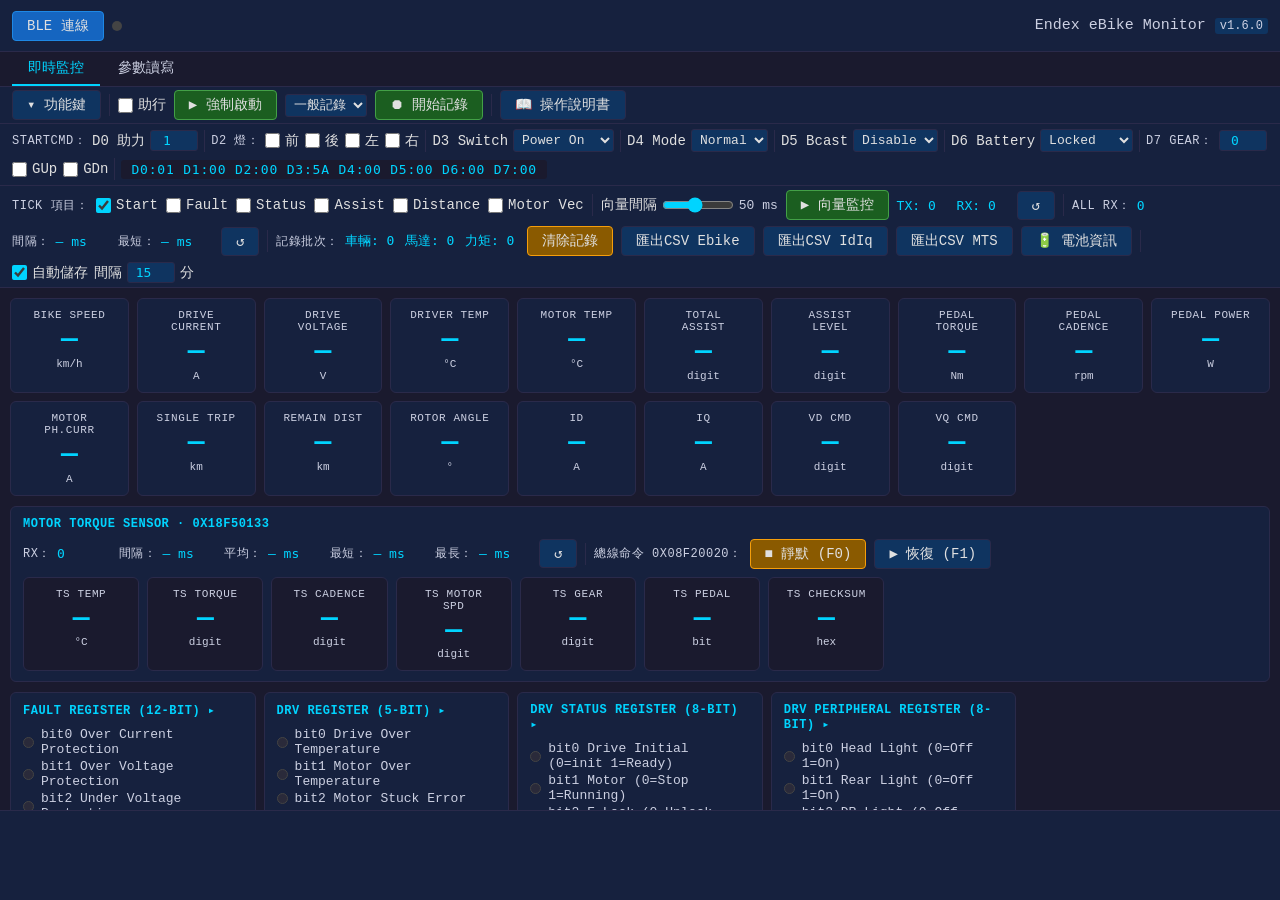
<file: index.html>
<!DOCTYPE html>
<html lang="zh-TW">
<head>
  <meta charset="UTF-8">
  <meta name="viewport" content="width=device-width, initial-scale=1.0">
  <title>Endex eBike Monitor</title>
  <link rel="stylesheet" href="style.css">
</head>
<body>

<!-- ── Top bar ── -->
<header class="topbar">
  <div class="conn-panel">
    <button id="btnBleToggle" class="btn btn-primary">BLE 連線</button>
    <span   id="statusDot" class="status-dot" title="未連接"></span>
    <span   id="bleInfo"   class="ble-info" style="display:none"></span>
  </div>
  <div class="app-title">Endex eBike Monitor <span id="appVersion" class="version-badge"></span></div>
</header>

<!-- ── 頁籤 ── -->
<nav class="page-tabs">
  <button class="page-tab active" data-page="pageMonitor">即時監控</button>
  <button class="page-tab" data-page="pageParam">參數讀寫</button>
</nav>

<!-- ── 參數列 折疊/展開 ── -->
<div class="paneltoggle-bar">
  <button id="btnToggleParams" class="btn">▾ 功能鍵</button>
  <div class="sep"></div>
  <label class="chk-label"><input type="checkbox" id="chkPushAssist"><span>助行</span></label>
  <button id="btnDrvMonitor"   class="btn btn-action">▶ 強制啟動</button>
  <select id="selRecMode" class="cmd-sel" title="記錄模式：一般 = 車輛狀態 + 馬達 Id/Iq；MTS = 只錄 Motor Torque Sensor 0x18F50133 廣播。兩者互斥，記錄中不能切換">
    <option value="1">一般記錄</option>
    <option value="2">MTS記錄</option>
  </select>
  <button id="btnRecordingMode" class="btn btn-action">⏺ 開始記錄</button>
  <div class="sep"></div>
  <a id="btnManual" class="btn" href="manual.html" target="_blank" rel="noopener">📖 操作說明書</a>
</div>

<div id="paramsPanel">
<!-- ── StartCmd 參數列 ── -->
<div class="cmdbar">
  <span class="tick-lbl">StartCmd：</span>

  <!-- D0 Assist Level -->
  <label class="chk-label"><span>D0 助力</span>
    <input type="number" id="cmdAssistLevel" min="0" max="5" value="1" class="cmd-num">
  </label>
  <div class="sep"></div>

  <!-- D2 Light (D1 Push Assist 沿用 topbar chkPushAssist) -->
  <span class="tick-lbl">D2 燈：</span>
  <label class="chk-label"><input type="checkbox" id="cmdLightFront"><span>前</span></label>
  <label class="chk-label"><input type="checkbox" id="cmdLightRear"><span>後</span></label>
  <label class="chk-label"><input type="checkbox" id="cmdLightLeft"><span>左</span></label>
  <label class="chk-label"><input type="checkbox" id="cmdLightRight"><span>右</span></label>
  <div class="sep"></div>

  <!-- D3 Switch -->
  <label class="chk-label"><span>D3 Switch</span>
    <select id="cmdSwitch" class="cmd-sel">
      <option value="0">Idle</option>
      <option value="90" selected>Power On</option>
      <option value="165">Power Off</option>
    </select>
  </label>
  <div class="sep"></div>

  <!-- D4 Operation -->
  <label class="chk-label"><span>D4 Mode</span>
    <select id="cmdOperation" class="cmd-sel">
      <option value="0" selected>Normal</option>
      <option value="90">Boost</option>
      <option value="236">Eco</option>
      <option value="234">Easy</option>
      <option value="174">Navi</option>
      <option value="165">Locked</option>
    </select>
  </label>
  <div class="sep"></div>

  <!-- D5 Driver Broadcast -->
  <label class="chk-label"><span>D5 Bcast</span>
    <select id="cmdBroadcast" class="cmd-sel">
      <option value="0" selected>Disable</option>
      <option value="1">Enable</option>
      <option value="2">Mute</option>
    </select>
  </label>
  <div class="sep"></div>

  <!-- D6 Battery Lock -->
  <label class="chk-label"><span>D6 Battery</span>
    <select id="cmdBatteryLock" class="cmd-sel">
      <option value="90">Unlocked</option>
      <option value="0" selected>Locked</option>
    </select>
  </label>
  <div class="sep"></div>

  <!-- D7 Gear -->
  <span class="tick-lbl">D7 Gear：</span>
  <input type="number" id="cmdGearLevel" min="0" max="15" value="0" class="cmd-num">
  <label class="chk-label"><input type="checkbox" id="cmdGearUp"><span>GUp</span></label>
  <label class="chk-label"><input type="checkbox" id="cmdGearDown"><span>GDn</span></label>
  <div class="sep"></div>
  <span id="cmdPreview" class="cmd-preview">D0:01 D1:00 D2:00 D3:5A D4:00 D5:00 D6:00 D7:00</span>
</div>

<!-- ── Tick 項目選擇列 ── -->
<nav class="tickbar">
  <span class="tick-lbl">Tick 項目：</span>
  <label class="chk-label"><input type="checkbox" id="chkTickStart"    checked><span>Start</span></label>
  <label class="chk-label"><input type="checkbox" id="chkTickFault"           ><span>Fault</span></label>
  <label class="chk-label"><input type="checkbox" id="chkTickStatus"         ><span>Status</span></label>
  <label class="chk-label"><input type="checkbox" id="chkTickAssist"         ><span>Assist</span></label>
  <label class="chk-label"><input type="checkbox" id="chkTickDistance"       ><span>Distance</span></label>
  <label class="chk-label"><input type="checkbox" id="chkTickMotorVec"       ><span>Motor Vec</span></label>
  <div class="sep"></div>
  <label class="chk-label"><span>向量間隔</span>
    <input type="range" id="mvInterval" min="10" max="100" value="50" step="5" class="mv-interval-slider">
    <span id="mvIntervalVal" class="drv-log-count">50 ms</span>
  </label>
  <button id="btnMotorVectorMonitor" class="btn btn-action">▶ 向量監控</button>
  <span class="stat-group">
    <span id="mvTxCount" class="mv-counter">TX: 0</span>
    <span id="mvRxCount" class="mv-counter">RX: 0</span>
    <button id="btnMvCountReset" class="btn">↺</button>
  </span>
  <div class="sep"></div>
  <span class="stat-group"><span class="tick-lbl">All RX：</span><span id="rxTotalCount" class="mv-counter">0</span></span>
  <span class="stat-group"><span class="tick-lbl">間隔：</span><span id="rxInterval" class="mv-counter">— ms</span></span>
  <span class="stat-group">
    <span class="tick-lbl">最短：</span><span id="rxMinInterval" class="mv-counter">— ms</span>
    <button id="btnRxTotalReset" class="btn">↺</button>
  </span>
  <div class="sep"></div>
  <span class="stat-group">
    <span class="tick-lbl">記錄批次：</span>
    <span id="recVehicleBatchCount" class="mv-counter">車輛: 0</span>
    <span id="recMotorBatchCount"   class="mv-counter">馬達: 0</span>
    <span id="recMtsBatchCount"     class="mv-counter">力矩: 0</span>
  </span>
  <button id="btnRecReset" class="btn btn-warn">清除記錄</button>
  <button id="btnExportRecVehicleCsv" class="btn">匯出CSV Ebike</button>
  <button id="btnExportRecMotorCsv"   class="btn">匯出CSV IdIq</button>
  <button id="btnExportRecMtsCsv"     class="btn">匯出CSV MTS</button>
  <button id="btnBatteryInfo" class="btn">🔋 電池資訊</button>
  <div class="sep"></div>
  <span class="stat-group">
    <label class="chk-label" title="每段會連續下載 2 個 CSV；瀏覽器詢問「下載多個檔案」時請選允許，否則該段資料會遺失"><input type="checkbox" id="chkRecAutoSave" checked><span>自動儲存</span></label>
    <label class="chk-label"><span>間隔</span>
      <input type="number" id="recAutoSaveInterval" min="1" max="120" value="15" class="cmd-num">
      <span>分</span>
    </label>
  </span>
</nav>
</div><!-- #paramsPanel -->

<!-- ── Main area ── -->
<main class="main-area">

  <!-- ══ PAGE: 即時監控 ══ -->
  <div id="pageMonitor" class="page active">

  <!-- Metric cards -->
  <div class="drv-metrics">
    <div class="drv-card"><div class="drv-lbl">Bike Speed</div>    <div id="drvBikeSpeed"      class="drv-val">—</div><div class="drv-unit">km/h</div></div>
    <div class="drv-card"><div class="drv-lbl">Drive Current</div> <div id="drvDriveCurrent"   class="drv-val">—</div><div class="drv-unit">A</div></div>
    <div class="drv-card"><div class="drv-lbl">Drive Voltage</div> <div id="drvDriveVoltage"   class="drv-val">—</div><div class="drv-unit">V</div></div>
    <div class="drv-card"><div class="drv-lbl">Driver Temp</div>   <div id="drvDriverTemp"     class="drv-val">—</div><div class="drv-unit">°C</div></div>
    <div class="drv-card"><div class="drv-lbl">Motor Temp</div>    <div id="drvMotorTemp"      class="drv-val">—</div><div class="drv-unit">°C</div></div>
    <div class="drv-card"><div class="drv-lbl">Total Assist</div>  <div id="drvTotalAssist"    class="drv-val">—</div><div class="drv-unit">digit</div></div>
    <div class="drv-card"><div class="drv-lbl">Assist Level</div>  <div id="drvAssistLevel"    class="drv-val">—</div><div class="drv-unit">digit</div></div>
    <div class="drv-card"><div class="drv-lbl">Pedal Torque</div>  <div id="drvPedalTorque"    class="drv-val">—</div><div class="drv-unit">Nm</div></div>
    <div class="drv-card"><div class="drv-lbl">Pedal Cadence</div> <div id="drvPedalCadence"   class="drv-val">—</div><div class="drv-unit">rpm</div></div>
    <div class="drv-card"><div class="drv-lbl">Pedal Power</div>   <div id="drvPedalPower"     class="drv-val">—</div><div class="drv-unit">W</div></div>
    <div class="drv-card"><div class="drv-lbl">Motor Ph.Curr</div> <div id="drvMotorPhaseCurr" class="drv-val">—</div><div class="drv-unit">A</div></div>
    <div class="drv-card"><div class="drv-lbl">Single Trip</div>   <div id="drvSingleTrip"     class="drv-val">—</div><div class="drv-unit">km</div></div>
    <div class="drv-card"><div class="drv-lbl">Remain Dist</div>   <div id="drvRemainDist"     class="drv-val">—</div><div class="drv-unit">km</div></div>
    <div class="drv-card"><div class="drv-lbl">Rotor Angle</div>  <div id="drvRotorAngle"     class="drv-val">—</div><div class="drv-unit">°</div></div>
    <div class="drv-card"><div class="drv-lbl">Id</div>           <div id="drvId"             class="drv-val">—</div><div class="drv-unit">A</div></div>
    <div class="drv-card"><div class="drv-lbl">Iq</div>           <div id="drvIq"             class="drv-val">—</div><div class="drv-unit">A</div></div>
    <div class="drv-card"><div class="drv-lbl">Vd Cmd</div>       <div id="drvVdCmd"          class="drv-val">—</div><div class="drv-unit">digit</div></div>
    <div class="drv-card"><div class="drv-lbl">Vq Cmd</div>       <div id="drvVqCmd"          class="drv-val">—</div><div class="drv-unit">digit</div></div>
  </div>

  <!-- 力矩感測器 0x18F50133（主動廣播） -->
  <div class="drv-reg-box ts-group">
    <div class="drv-reg-title">Motor Torque Sensor · 0x18F50133</div>
    <div class="ts-stats">
      <span class="stat-group"><span class="tick-lbl">RX：</span>  <span id="tsRxCount"     class="mv-counter">0</span></span>
      <span class="stat-group"><span class="tick-lbl">間隔：</span><span id="tsIntervalLast" class="mv-counter">— ms</span></span>
      <span class="stat-group"><span class="tick-lbl">平均：</span><span id="tsIntervalAvg"  class="mv-counter">— ms</span></span>
      <span class="stat-group"><span class="tick-lbl">最短：</span><span id="tsIntervalMin"  class="mv-counter">— ms</span></span>
      <span class="stat-group">
        <span class="tick-lbl">最長：</span><span id="tsIntervalMax"  class="mv-counter">— ms</span>
        <button id="btnTsStatsReset" class="btn">↺</button>
      </span>
      <div class="sep"></div>
      <span class="tick-lbl">總線命令 0x08F20020：</span>
      <button id="btnTsBusSilent" class="btn btn-warn">■ 靜默 (F0)</button>
      <button id="btnTsBusResume" class="btn">▶ 恢復 (F1)</button>
    </div>
    <div class="drv-metrics">
      <div class="drv-card"><div class="drv-lbl">TS Temp</div>      <div id="tsTemp"       class="drv-val">—</div><div class="drv-unit">°C</div></div>
      <div class="drv-card"><div class="drv-lbl">TS Torque</div>    <div id="tsTorque"     class="drv-val">—</div><div class="drv-unit">digit</div></div>
      <div class="drv-card"><div class="drv-lbl">TS Cadence</div>   <div id="tsCadence"    class="drv-val">—</div><div class="drv-unit">digit</div></div>
      <div class="drv-card"><div class="drv-lbl">TS Motor Spd</div> <div id="tsMotorSpeed" class="drv-val">—</div><div class="drv-unit">digit</div></div>
      <div class="drv-card"><div class="drv-lbl">TS Gear</div>      <div id="tsGear"       class="drv-val">—</div><div class="drv-unit">digit</div></div>
      <div class="drv-card"><div class="drv-lbl">TS Pedal</div>     <div id="tsPedalWake"  class="drv-val">—</div><div class="drv-unit">bit</div></div>
      <div class="drv-card"><div class="drv-lbl">TS Checksum</div>  <div id="tsChecksum"   class="drv-val">—</div><div class="drv-unit">hex</div></div>
    </div>
  </div>

  <!-- Register bit displays -->
  <div class="drv-registers">

    <!-- Fault Register 12-bit -->
    <div class="drv-reg-box">
      <div class="drv-reg-title clickable" id="titleFault">Fault Register (12-bit) ▸</div>
      <div id="drvFault">
        <div class="drv-bit-row"><span class="drv-bit-ind"></span><span>bit0  Over Current Protection</span></div>
        <div class="drv-bit-row"><span class="drv-bit-ind"></span><span>bit1  Over Voltage Protection</span></div>
        <div class="drv-bit-row"><span class="drv-bit-ind"></span><span>bit2  Under Voltage Protection</span></div>
        <div class="drv-bit-row"><span class="drv-bit-ind"></span><span>bit3  Opamp Error</span></div>
        <div class="drv-bit-row"><span class="drv-bit-ind"></span><span>bit4  Hall Connection Error</span></div>
        <div class="drv-bit-row"><span class="drv-bit-ind"></span><span>bit5  Phase Line Error</span></div>
        <div class="drv-bit-row"><span class="drv-bit-ind"></span><span>bit6  E-Lock Error</span></div>
        <div class="drv-bit-row"><span class="drv-bit-ind"></span><span>bit7  Cadence Sensor Error</span></div>
        <div class="drv-bit-row"><span class="drv-bit-ind"></span><span>bit8  Torque Sensor Error</span></div>
        <div class="drv-bit-row"><span class="drv-bit-ind"></span><span>bit9  Throttle Error</span></div>
        <div class="drv-bit-row"><span class="drv-bit-ind"></span><span>bit10 Hall Transition Error</span></div>
        <div class="drv-bit-row"><span class="drv-bit-ind"></span><span>bit11 Communication Error</span></div>
      </div>
    </div>

    <!-- DRV Register 5-bit -->
    <div class="drv-reg-box">
      <div class="drv-reg-title clickable" id="titleDRV">DRV Register (5-bit) ▸</div>
      <div id="drvDRV">
        <div class="drv-bit-row"><span class="drv-bit-ind"></span><span>bit0  Drive Over Temperature</span></div>
        <div class="drv-bit-row"><span class="drv-bit-ind"></span><span>bit1  Motor Over Temperature</span></div>
        <div class="drv-bit-row"><span class="drv-bit-ind"></span><span>bit2  Motor Stuck Error</span></div>
        <div class="drv-bit-row"><span class="drv-bit-ind"></span><span>bit3  Hub Lock Error</span></div>
        <div class="drv-bit-row"><span class="drv-bit-ind"></span><span>bit4  Wheel Sensor Error</span></div>
      </div>
    </div>

    <!-- Status Register 8-bit -->
    <div class="drv-reg-box">
      <div class="drv-reg-title clickable" id="titleStatus">Drv Status Register (8-bit) ▸</div>
      <div id="drvStatus">
        <div class="drv-bit-row"><span class="drv-bit-ind drv-ok"></span><span>bit0  Drive Initial (0=init 1=Ready)</span></div>
        <div class="drv-bit-row"><span class="drv-bit-ind drv-ok"></span><span>bit1  Motor (0=Stop 1=Running)</span></div>
        <div class="drv-bit-row"><span class="drv-bit-ind"></span>       <span>bit2  E-Lock (0=Unlock 1=Lock)</span></div>
        <div class="drv-bit-row"><span class="drv-bit-ind drv-ok"></span><span>bit3  Push Assist (0=Off 1=On)</span></div>
        <div class="drv-bit-row"><span class="drv-bit-ind"></span>       <span>bit4  Lock (0=Unlock 1=Lock)</span></div>
        <div class="drv-bit-row"><span class="drv-bit-ind"></span>       <span>bit5  Battery Lock (0=Unlock 1=Lock)</span></div>
        <div class="drv-bit-row"><span class="drv-bit-ind drv-ok"></span><span>bit6  Boost (0=Off 1=On)</span></div>
        <div class="drv-bit-row"><span class="drv-bit-ind"></span>       <span>bit7  Driver Reduction (0=Normal 1=Reduction)</span></div>
      </div>
    </div>

    <!-- Peripheral Register 8-bit -->
    <div class="drv-reg-box">
      <div class="drv-reg-title clickable" id="titlePepherial">Drv Peripheral Register (8-bit) ▸</div>
      <div id="drvPepherial">
        <div class="drv-bit-row"><span class="drv-bit-ind drv-ok"></span><span>bit0  Head Light (0=Off 1=On)</span></div>
        <div class="drv-bit-row"><span class="drv-bit-ind drv-ok"></span><span>bit1  Rear Light (0=Off 1=On)</span></div>
        <div class="drv-bit-row"><span class="drv-bit-ind drv-ok"></span><span>bit2  DR Light (0=Off 1=On)</span></div>
        <div class="drv-bit-row"><span class="drv-bit-ind drv-ok"></span><span>bit3  Break Light (0=Off 1=On)</span></div>
        <div class="drv-bit-row"><span class="drv-bit-ind"></span>       <span>bit4  —</span></div>
        <div class="drv-bit-row"><span class="drv-bit-ind"></span>       <span>bit5  Brake (0=Off 1=On)</span></div>
        <div class="drv-bit-row"><span class="drv-bit-ind"></span>       <span>bit6  —</span></div>
        <div class="drv-bit-row"><span class="drv-bit-ind"></span>       <span>bit7  Kick Stand (0=Up 1=Down)</span></div>
      </div>
    </div>

  </div><!-- .drv-registers -->

  <!-- Recording Mode Debug（最新一筆批次的原始 bytes + 解析結果） -->
  <div class="rec-debug">
    <div class="rec-debug-box">
      <div class="rec-debug-title">Ebike 狀態批次 Debug（最新一筆）</div>
      <pre id="recDebugVehicleRaw" class="rec-debug-raw">尚未收到資料</pre>
      <pre id="recDebugVehicleParsed" class="rec-debug-parsed">—</pre>
    </div>
    <div class="rec-debug-box">
      <div class="rec-debug-title">馬達 Id/Iq 批次 Debug（最新一筆）</div>
      <pre id="recDebugMotorRaw" class="rec-debug-raw">尚未收到資料</pre>
      <pre id="recDebugMotorParsed" class="rec-debug-parsed">—</pre>
    </div>
    <div class="rec-debug-box">
      <div class="rec-debug-title">Motor Torque Sensor 批次 Debug（最新一筆）</div>
      <pre id="recDebugMtsRaw" class="rec-debug-raw">尚未收到資料</pre>
      <pre id="recDebugMtsParsed" class="rec-debug-parsed">—</pre>
    </div>
  </div>

  <!-- Recording vs CAN 基準比對（進入記錄模式那一刻凍結的 CAN 值 vs 記錄中最新值） -->
  <div class="rec-debug-box">
    <div class="rec-debug-title">記錄前 CAN 基準 vs 記錄中最新值</div>
    <table class="rec-compare-table">
      <thead><tr><th>欄位</th><th>基準（記錄前）</th><th>最新（記錄中）</th></tr></thead>
      <tbody id="recCompareBody"></tbody>
    </table>
  </div>
  </div><!-- #pageMonitor -->

  <!-- ══ PAGE: 參數讀寫 ══ -->
  <div id="pageParam" class="page">
    <div class="param-grid">
      <div class="rec-debug-box">
        <div class="rec-debug-title">單筆讀寫</div>
        <div class="param-row">
          <span class="tick-lbl">功能</span>
          <label class="chk-label"><input type="radio" name="paramFc" value="3" checked><span>讀取 0x03</span></label>
          <label class="chk-label"><input type="radio" name="paramFc" value="6"><span>寫入 0x06</span></label>
        </div>
        <div class="param-row">
          <span class="tick-lbl">位址 0x</span>
          <input id="paramAddr" class="cmd-num param-hex" maxlength="4" value="0000" spellcheck="false">
          <span id="paramDataGroup" class="param-row-inline">
            <span class="tick-lbl">數據 0x</span>
            <input id="paramData" class="cmd-num param-hex" maxlength="4" value="0000" spellcheck="false">
          </span>
          <button id="btnParamSend" class="btn btn-primary">發送</button>
        </div>
        <div id="paramResp" class="setbit-preview">尚未收到回應</div>
      </div>

      <div class="rec-debug-box">
        <div class="rec-debug-title">裝置 SIG（位址 0x0000~0x0003）</div>
        <div class="param-row">
          <button id="btnParamReadSig" class="btn btn-primary">讀取參數 SIG</button>
        </div>
        <div class="param-row">
          <span class="tick-lbl">檔案 SIG</span><span id="paramSigFile" class="mv-counter param-sig">--</span>
          <span class="tick-lbl">裝置 SIG</span><span id="paramSigDevice" class="mv-counter param-sig">--</span>
        </div>
      </div>
    </div>

    <div class="rec-debug-box">
      <div class="rec-debug-title">批次讀寫</div>
      <div class="param-row">
        <input type="file" id="paramBatchFile" accept=".txt" style="display:none">
        <button id="btnParamLoad" class="btn">載入 .txt 檔</button>
        <span id="paramFileName" class="param-note">未載入</span>
      </div>
      <div id="paramBatchCtrls" style="display:none">
        <div class="param-row">
          <button id="btnParamBatchRead"  class="btn btn-primary">全部讀取</button>
          <button id="btnParamBatchWrite" class="btn btn-warn">全部寫入</button>
          <button id="btnParamBatchStop"  class="btn btn-danger" disabled>■ 停止</button>
          <button id="btnParamBatchSave"  class="btn">儲存結果</button>
          <span id="paramBatchStat" class="param-note"></span>
        </div>
        <div class="param-row">
          <span class="tick-lbl">檔名</span>
          <input id="paramSaveName" class="param-filename" value="param_result.txt" spellcheck="false">
        </div>
        <div class="param-prog"><div id="paramProgFill" class="param-prog-fill"></div></div>
        <div class="param-table-wrap">
          <table class="rec-compare-table">
            <thead><tr><th>#</th><th>位址</th><th>檔案數據</th><th>讀取結果</th><th>狀態</th></tr></thead>
            <tbody id="paramBatchBody"></tbody>
          </table>
        </div>
      </div>
    </div>

    <div class="rec-debug-box">
      <div class="param-row">
        <span class="rec-debug-title" style="margin:0">通訊記錄</span>
        <button id="btnParamLogClear" class="btn">清除</button>
      </div>
      <pre id="paramLog" class="rec-debug-raw param-log"></pre>
    </div>
  </div>
</main>

<!-- ── Status log ── -->
<footer class="statusbar">
  <textarea id="statusLog" class="status-log" readonly></textarea>
</footer>

<!-- ══════════════════════════════════════════════════════
     SetBit modal — register bit viewer
     ══════════════════════════════════════════════════════ -->
<div id="modalSetBit" class="modal-overlay" style="display:none">
  <div class="modal-box">
    <div class="modal-hdr">
      <span id="setbitTitle">位元檢視</span>
      <button class="modal-x" data-close="modalSetBit">×</button>
    </div>
    <div class="modal-body">
      <div id="setbitGrid" class="setbit-grid"></div>
      <div id="setbitPreview" class="setbit-preview">HEX: 0x0000   DEC: 0</div>
    </div>
    <div class="modal-ftr">
      <button class="btn" data-close="modalSetBit">關閉</button>
    </div>
  </div>
</div>

<!-- ══════════════════════════════════════════════════════
     Battery Info modal — 雙電池遙測（僅記錄模式收到資料時有值）
     ══════════════════════════════════════════════════════ -->
<div id="modalBattery" class="modal-overlay" style="display:none">
  <div class="modal-box modal-box-wide">
    <div class="modal-hdr">
      <span>電池資訊</span>
      <button class="modal-x" data-close="modalBattery">×</button>
    </div>
    <div class="modal-body">
      <div class="battery-shared">
        <span class="tick-lbl">模擬 SOC (SimualRSOC，記錄模式)：</span>
        <span id="batSimualRSOC" class="mv-counter">—</span>
      </div>
      <div class="battery-cols">
        <div class="battery-col">
          <div class="drv-reg-title">電池 1（CAN 輪詢，即時）</div>
          <div class="drv-card"><div class="drv-lbl">Voltage</div><div id="bat1Voltage" class="drv-val">—</div><div class="drv-unit">V</div></div>
          <div class="drv-card"><div class="drv-lbl">Current</div><div id="bat1Current" class="drv-val">—</div><div class="drv-unit">A</div></div>
          <div class="drv-card"><div class="drv-lbl">Temp</div><div id="bat1Temp" class="drv-val">—</div><div class="drv-unit">°C</div></div>
          <div class="drv-card"><div class="drv-lbl">RSOC</div><div id="bat1Rsoc" class="drv-val">—</div><div class="drv-unit">%</div></div>
          <div class="drv-card"><div class="drv-lbl">ASOC</div><div id="bat1Asoc" class="drv-val">—</div><div class="drv-unit">%</div></div>
          <div class="drv-card"><div class="drv-lbl">SOH</div><div id="bat1Soh" class="drv-val">—</div><div class="drv-unit">%</div></div>
          <div class="drv-card"><div class="drv-lbl">Full Charge</div><div id="bat1FullChargeCap" class="drv-val">—</div><div class="drv-unit">Ah</div></div>
          <div class="drv-card"><div class="drv-lbl">Remain Cap</div><div id="bat1RemainCap" class="drv-val">—</div><div class="drv-unit">Ah</div></div>

          <div class="drv-reg-box battery-fault-title">
            <div class="drv-reg-title clickable" id="titleBat1Fault">Battery1 Fault Register (13-bit) ▸</div>
            <div id="bat1FaultReg">
              <div class="drv-bit-row"><span class="drv-bit-ind"></span><span>bit0  DSGFETE Discharge FET Error</span></div>
              <div class="drv-bit-row"><span class="drv-bit-ind"></span><span>bit1  CHGFET Charge FET Error</span></div>
              <div class="drv-bit-row"><span class="drv-bit-ind"></span><span>bit2  TDW Temperature Discharging Warning</span></div>
              <div class="drv-bit-row"><span class="drv-bit-ind"></span><span>bit3  TDE Temperature Discharging Error</span></div>
              <div class="drv-bit-row"><span class="drv-bit-ind"></span><span>bit4  TCE Temperature Charging Error</span></div>
              <div class="drv-bit-row"><span class="drv-bit-ind"></span><span>bit5  COV Cell Over Voltage</span></div>
              <div class="drv-bit-row"><span class="drv-bit-ind"></span><span>bit6  CUV Cell Under Voltage</span></div>
              <div class="drv-bit-row"><span class="drv-bit-ind"></span><span>bit7  OCC Over Current Charge</span></div>
              <div class="drv-bit-row"><span class="drv-bit-ind"></span><span>bit8  OCD-1 1st Stage Overcurrent Discharge</span></div>
              <div class="drv-bit-row"><span class="drv-bit-ind"></span><span>bit9  OCD-2 2nd Stage Overcurrent Discharge</span></div>
              <div class="drv-bit-row"><span class="drv-bit-ind"></span><span>bit10 SCC Short Circuit</span></div>
              <div class="drv-bit-row"><span class="drv-bit-ind"></span><span>bit11 FD Fully Discharge</span></div>
              <div class="drv-bit-row"><span class="drv-bit-ind"></span><span>bit12 NRD Nearly Discharged</span></div>
            </div>
          </div>

          <div class="drv-reg-box battery-fault-title">
            <div class="drv-reg-title clickable" id="titleBat1Status">Battery1 Status Register (8-bit) ▸</div>
            <div id="bat1StatusReg">
              <div class="drv-bit-row"><span class="drv-bit-ind drv-ok"></span><span>bit0  Initialize Complete</span></div>
              <div class="drv-bit-row"><span class="drv-bit-ind drv-ok"></span><span>bit1  Active Mode</span></div>
              <div class="drv-bit-row"><span class="drv-bit-ind drv-ok"></span><span>bit2  Discharge Mos On</span></div>
              <div class="drv-bit-row"><span class="drv-bit-ind drv-ok"></span><span>bit3  Charger Detected</span></div>
              <div class="drv-bit-row"><span class="drv-bit-ind drv-ok"></span><span>bit4  Charging</span></div>
              <div class="drv-bit-row"><span class="drv-bit-ind"></span>       <span>bit5  Reserved</span></div>
              <div class="drv-bit-row"><span class="drv-bit-ind"></span>       <span>bit6  Reserved</span></div>
              <div class="drv-bit-row"><span class="drv-bit-ind"></span>       <span>bit7  Shutdown Initiating</span></div>
            </div>
          </div>

          <div class="drv-reg-title battery-fault-title">電池 1（記錄模式）</div>
          <div class="drv-card"><div class="drv-lbl">RSOC</div><div id="batRsoc1" class="drv-val">—</div><div class="drv-unit">%</div></div>
          <div class="drv-card"><div class="drv-lbl">Temp</div><div id="batTemp1" class="drv-val">—</div><div class="drv-unit">raw</div></div>
          <div class="drv-card"><div class="drv-lbl">Status</div><div id="batStatus1" class="drv-val">—</div><div class="drv-unit">hex</div></div>
          <div class="drv-reg-title battery-fault-title">Fault (16-bit，bit0~12 定義同 CAN Fault Register，bit13~15 保留)</div>
          <div id="batFaultBits1" class="setbit-grid"></div>
        </div>
        <div class="battery-col">
          <div class="drv-reg-title">電池 2（CAN 輪詢，即時）</div>
          <div class="drv-card"><div class="drv-lbl">Voltage</div><div id="bat2Voltage" class="drv-val">—</div><div class="drv-unit">V</div></div>
          <div class="drv-card"><div class="drv-lbl">Current</div><div id="bat2Current" class="drv-val">—</div><div class="drv-unit">A</div></div>
          <div class="drv-card"><div class="drv-lbl">Temp</div><div id="bat2Temp" class="drv-val">—</div><div class="drv-unit">°C</div></div>
          <div class="drv-card"><div class="drv-lbl">RSOC</div><div id="bat2Rsoc" class="drv-val">—</div><div class="drv-unit">%</div></div>
          <div class="drv-card"><div class="drv-lbl">ASOC</div><div id="bat2Asoc" class="drv-val">—</div><div class="drv-unit">%</div></div>
          <div class="drv-card"><div class="drv-lbl">SOH</div><div id="bat2Soh" class="drv-val">—</div><div class="drv-unit">%</div></div>
          <div class="drv-card"><div class="drv-lbl">Full Charge</div><div id="bat2FullChargeCap" class="drv-val">—</div><div class="drv-unit">Ah</div></div>
          <div class="drv-card"><div class="drv-lbl">Remain Cap</div><div id="bat2RemainCap" class="drv-val">—</div><div class="drv-unit">Ah</div></div>

          <div class="drv-reg-box battery-fault-title">
            <div class="drv-reg-title clickable" id="titleBat2Fault">Battery2 Fault Register (13-bit) ▸</div>
            <div id="bat2FaultReg">
              <div class="drv-bit-row"><span class="drv-bit-ind"></span><span>bit0  DSGFETE Discharge FET Error</span></div>
              <div class="drv-bit-row"><span class="drv-bit-ind"></span><span>bit1  CHGFET Charge FET Error</span></div>
              <div class="drv-bit-row"><span class="drv-bit-ind"></span><span>bit2  TDW Temperature Discharging Warning</span></div>
              <div class="drv-bit-row"><span class="drv-bit-ind"></span><span>bit3  TDE Temperature Discharging Error</span></div>
              <div class="drv-bit-row"><span class="drv-bit-ind"></span><span>bit4  TCE Temperature Charging Error</span></div>
              <div class="drv-bit-row"><span class="drv-bit-ind"></span><span>bit5  COV Cell Over Voltage</span></div>
              <div class="drv-bit-row"><span class="drv-bit-ind"></span><span>bit6  CUV Cell Under Voltage</span></div>
              <div class="drv-bit-row"><span class="drv-bit-ind"></span><span>bit7  OCC Over Current Charge</span></div>
              <div class="drv-bit-row"><span class="drv-bit-ind"></span><span>bit8  OCD-1 1st Stage Overcurrent Discharge</span></div>
              <div class="drv-bit-row"><span class="drv-bit-ind"></span><span>bit9  OCD-2 2nd Stage Overcurrent Discharge</span></div>
              <div class="drv-bit-row"><span class="drv-bit-ind"></span><span>bit10 SCC Short Circuit</span></div>
              <div class="drv-bit-row"><span class="drv-bit-ind"></span><span>bit11 FD Fully Discharge</span></div>
              <div class="drv-bit-row"><span class="drv-bit-ind"></span><span>bit12 NRD Nearly Discharged</span></div>
            </div>
          </div>

          <div class="drv-reg-box battery-fault-title">
            <div class="drv-reg-title clickable" id="titleBat2Status">Battery2 Status Register (8-bit) ▸</div>
            <div id="bat2StatusReg">
              <div class="drv-bit-row"><span class="drv-bit-ind drv-ok"></span><span>bit0  Initialize Complete</span></div>
              <div class="drv-bit-row"><span class="drv-bit-ind drv-ok"></span><span>bit1  Active Mode</span></div>
              <div class="drv-bit-row"><span class="drv-bit-ind drv-ok"></span><span>bit2  Discharge Mos On</span></div>
              <div class="drv-bit-row"><span class="drv-bit-ind drv-ok"></span><span>bit3  Charger Detected</span></div>
              <div class="drv-bit-row"><span class="drv-bit-ind drv-ok"></span><span>bit4  Charging</span></div>
              <div class="drv-bit-row"><span class="drv-bit-ind"></span>       <span>bit5  Reserved</span></div>
              <div class="drv-bit-row"><span class="drv-bit-ind"></span>       <span>bit6  Reserved</span></div>
              <div class="drv-bit-row"><span class="drv-bit-ind"></span>       <span>bit7  Shutdown Initiating</span></div>
            </div>
          </div>

          <div class="drv-reg-title battery-fault-title">電池 2（記錄模式）</div>
          <div class="drv-card"><div class="drv-lbl">RSOC</div><div id="batRsoc2" class="drv-val">—</div><div class="drv-unit">%</div></div>
          <div class="drv-card"><div class="drv-lbl">Temp</div><div id="batTemp2" class="drv-val">—</div><div class="drv-unit">raw</div></div>
          <div class="drv-card"><div class="drv-lbl">Status</div><div id="batStatus2" class="drv-val">—</div><div class="drv-unit">hex</div></div>
          <div class="drv-reg-title battery-fault-title">Fault (16-bit，bit0~12 定義同 CAN Fault Register，bit13~15 保留)</div>
          <div id="batFaultBits2" class="setbit-grid"></div>
        </div>
      </div>
    </div>
    <div class="modal-ftr">
      <button class="btn" data-close="modalBattery">關閉</button>
    </div>
  </div>
</div>

<script src="js/ble.js"></script>
<script src="js/protocol.js"></script>
<script src="js/app.js"></script>
<script src="js/param.js"></script>
</body>
</html>
</file>
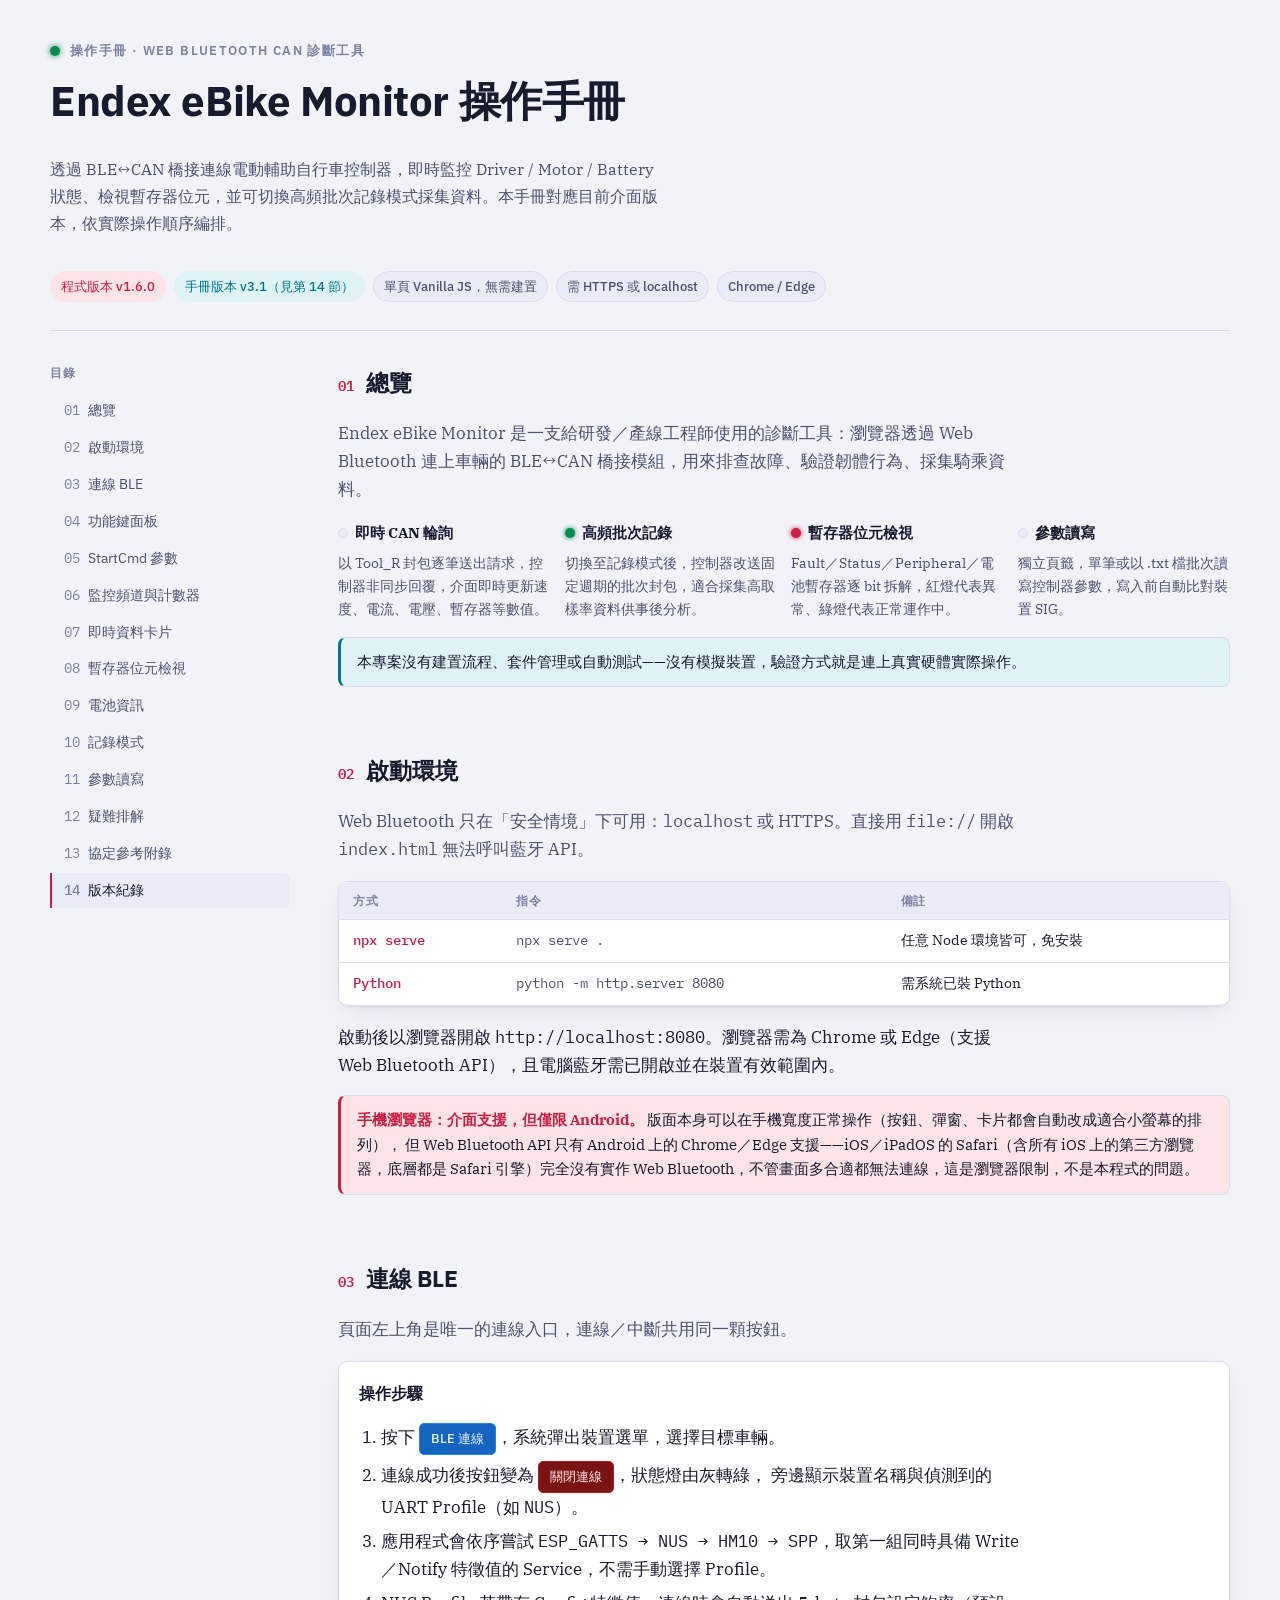
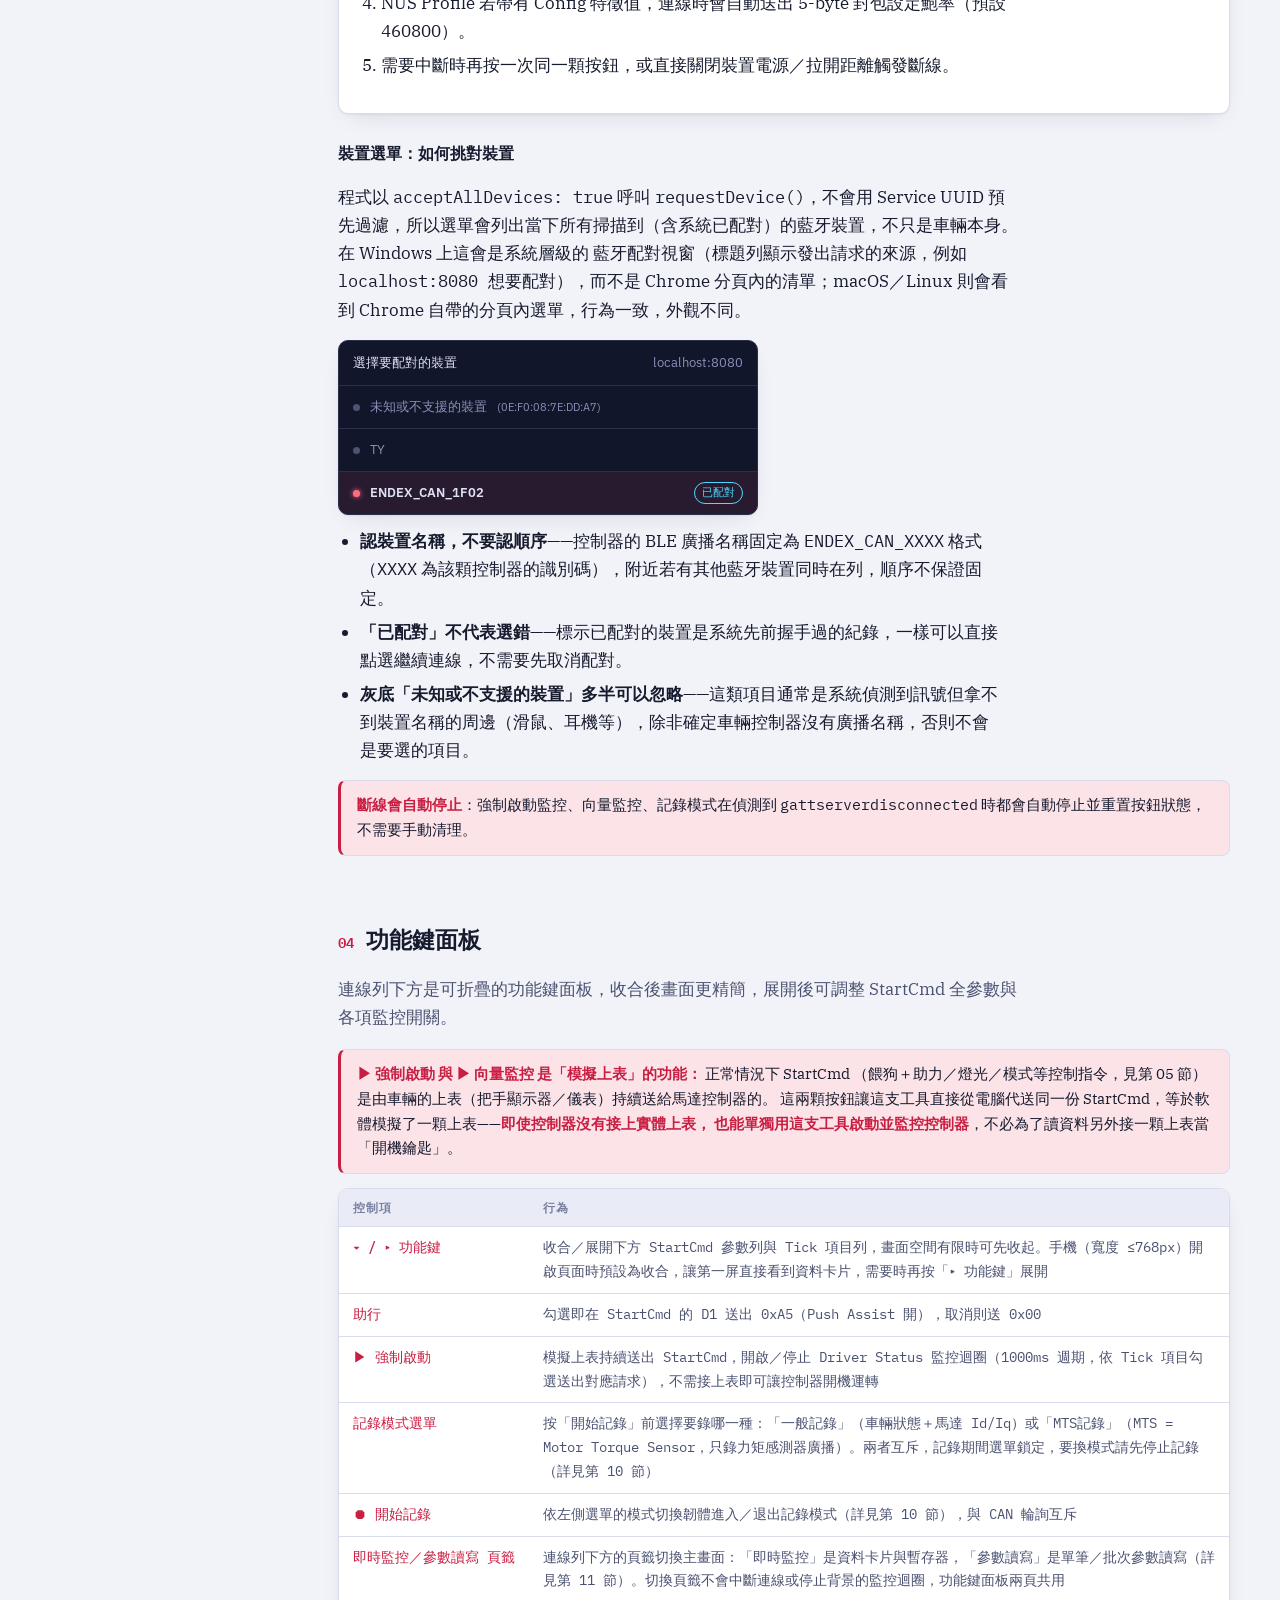
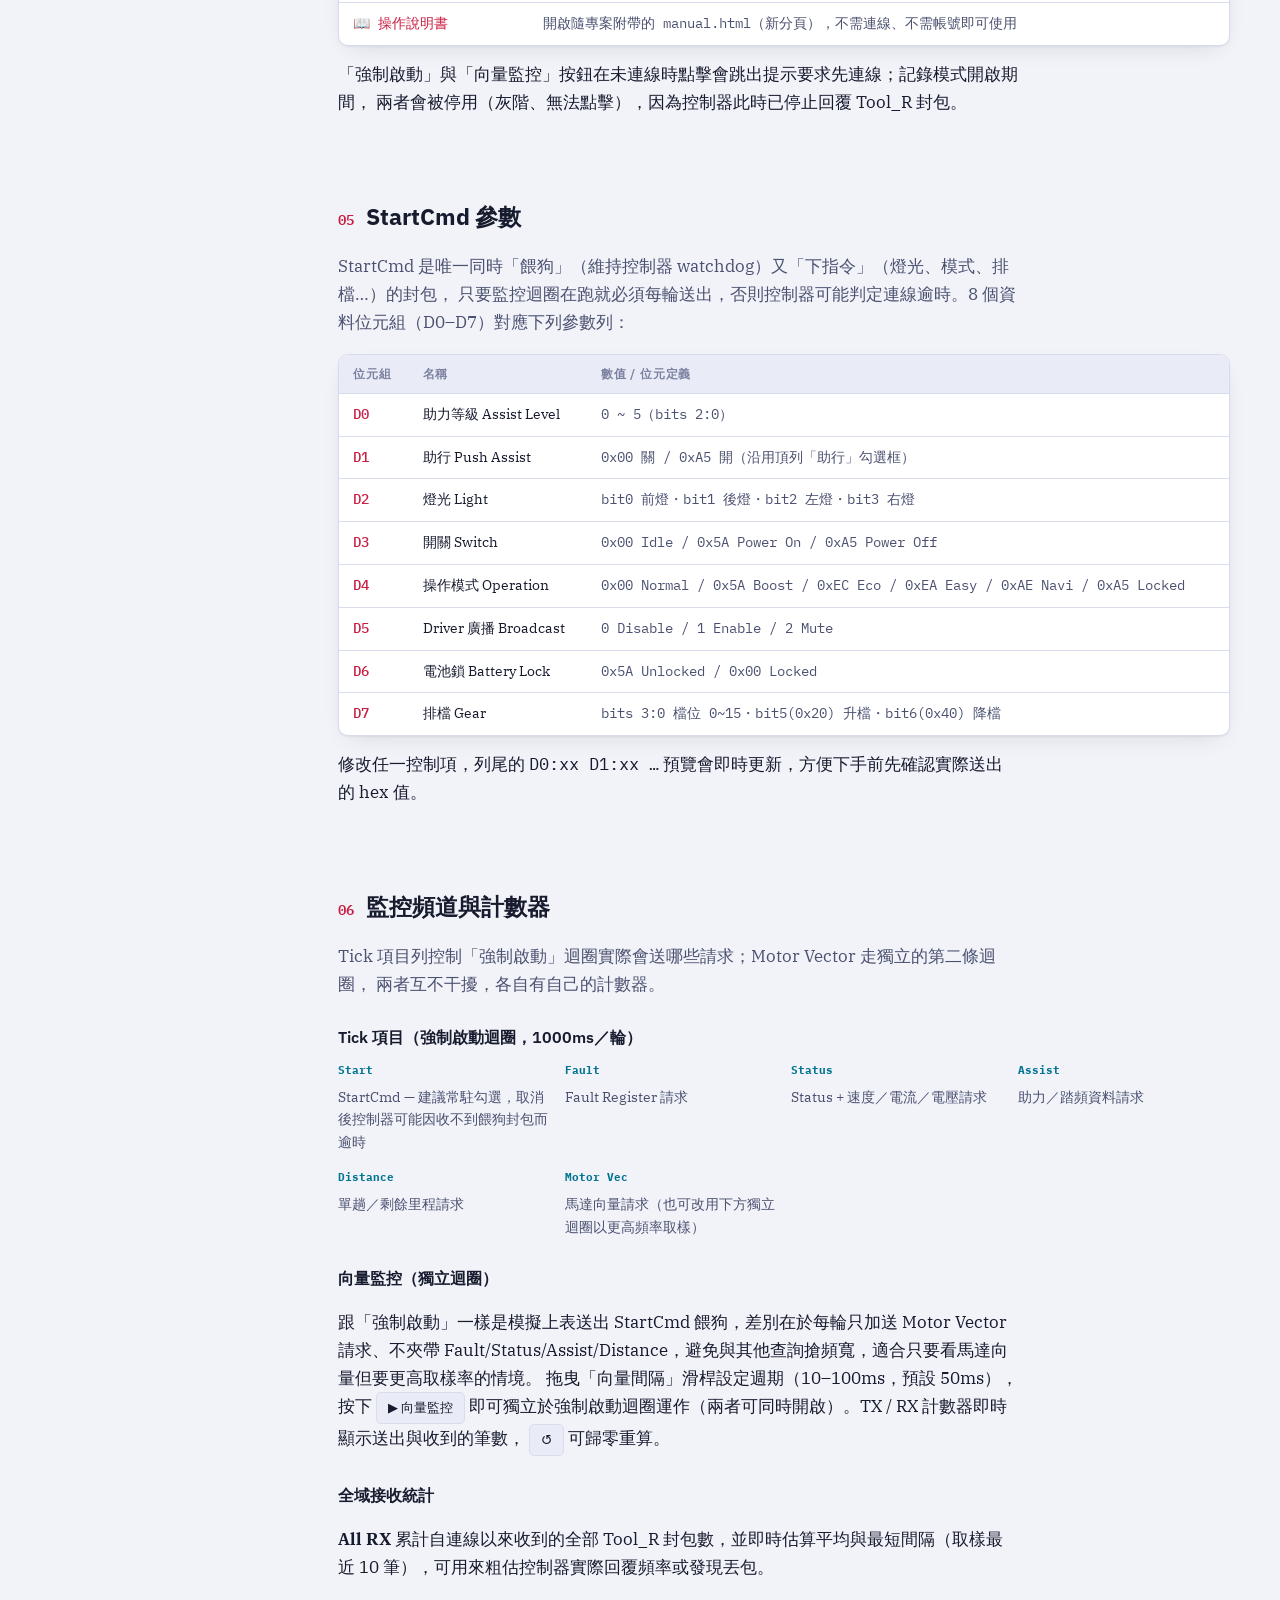
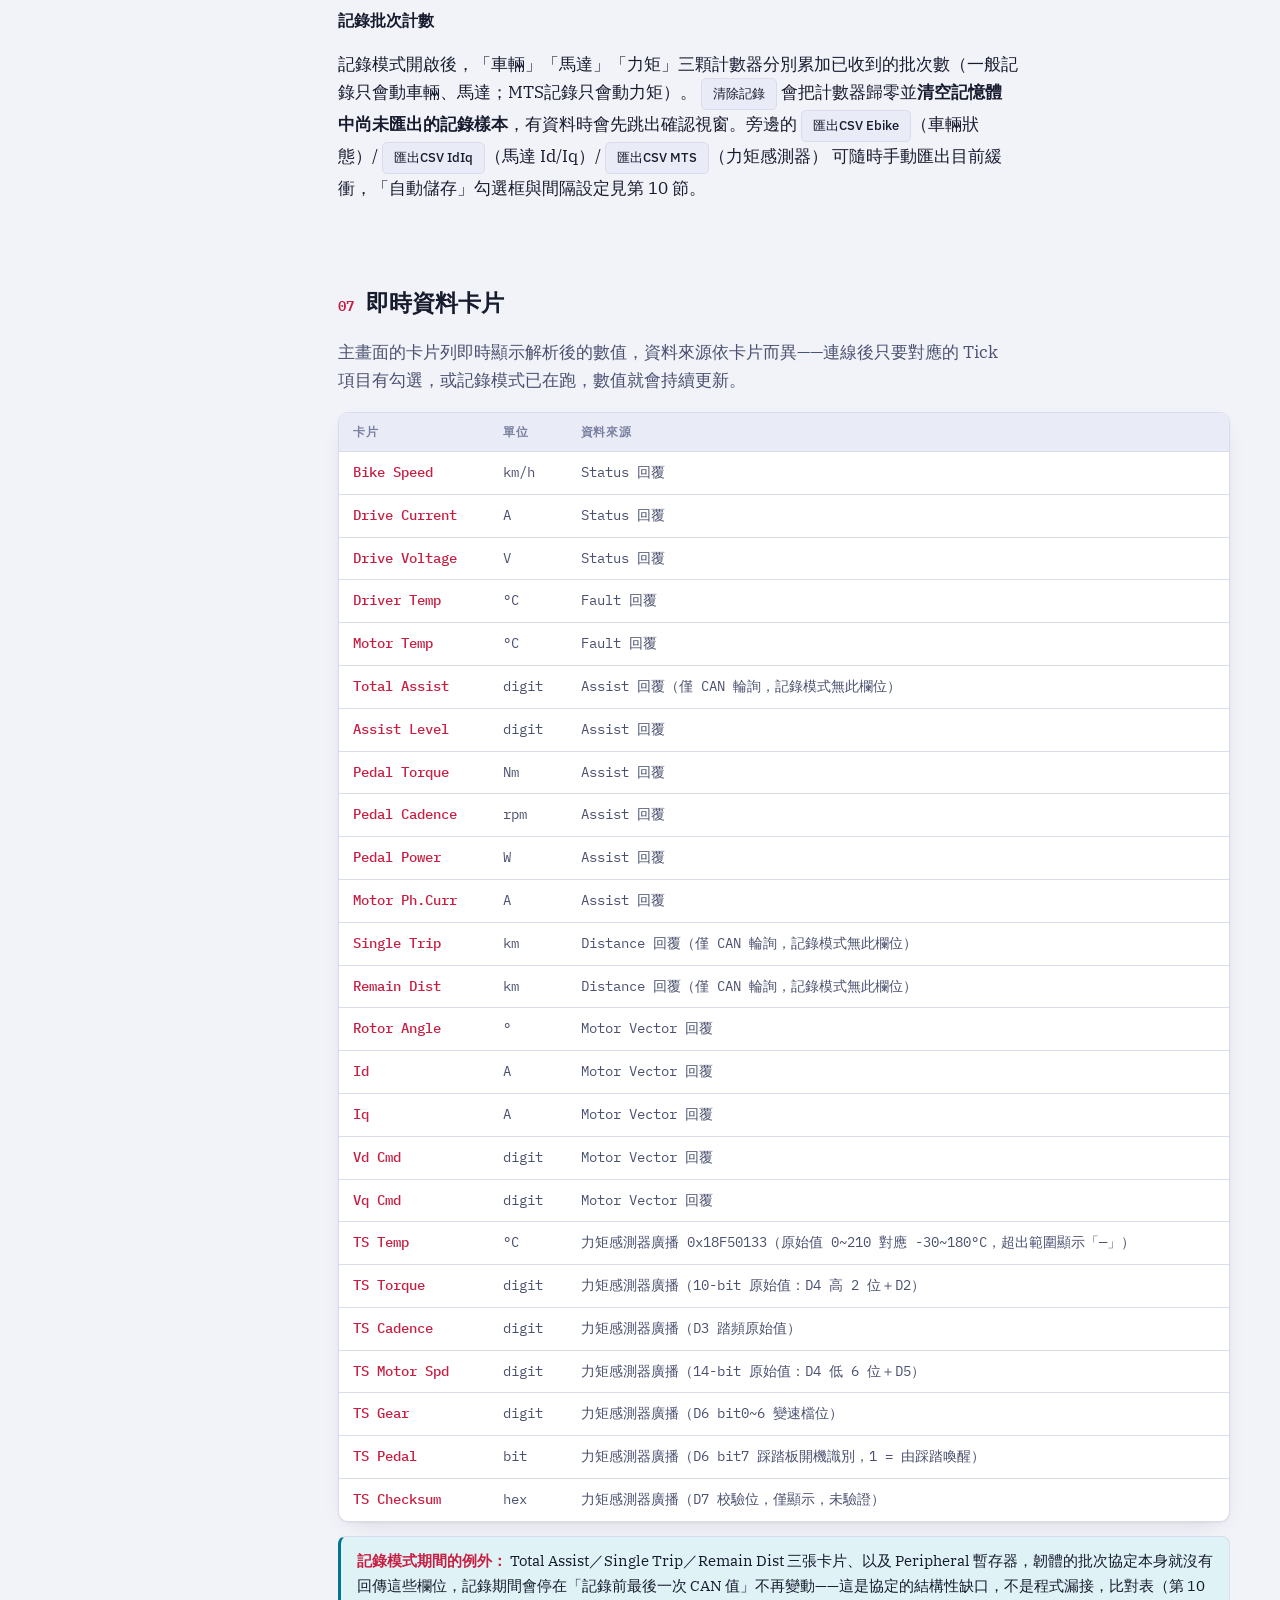
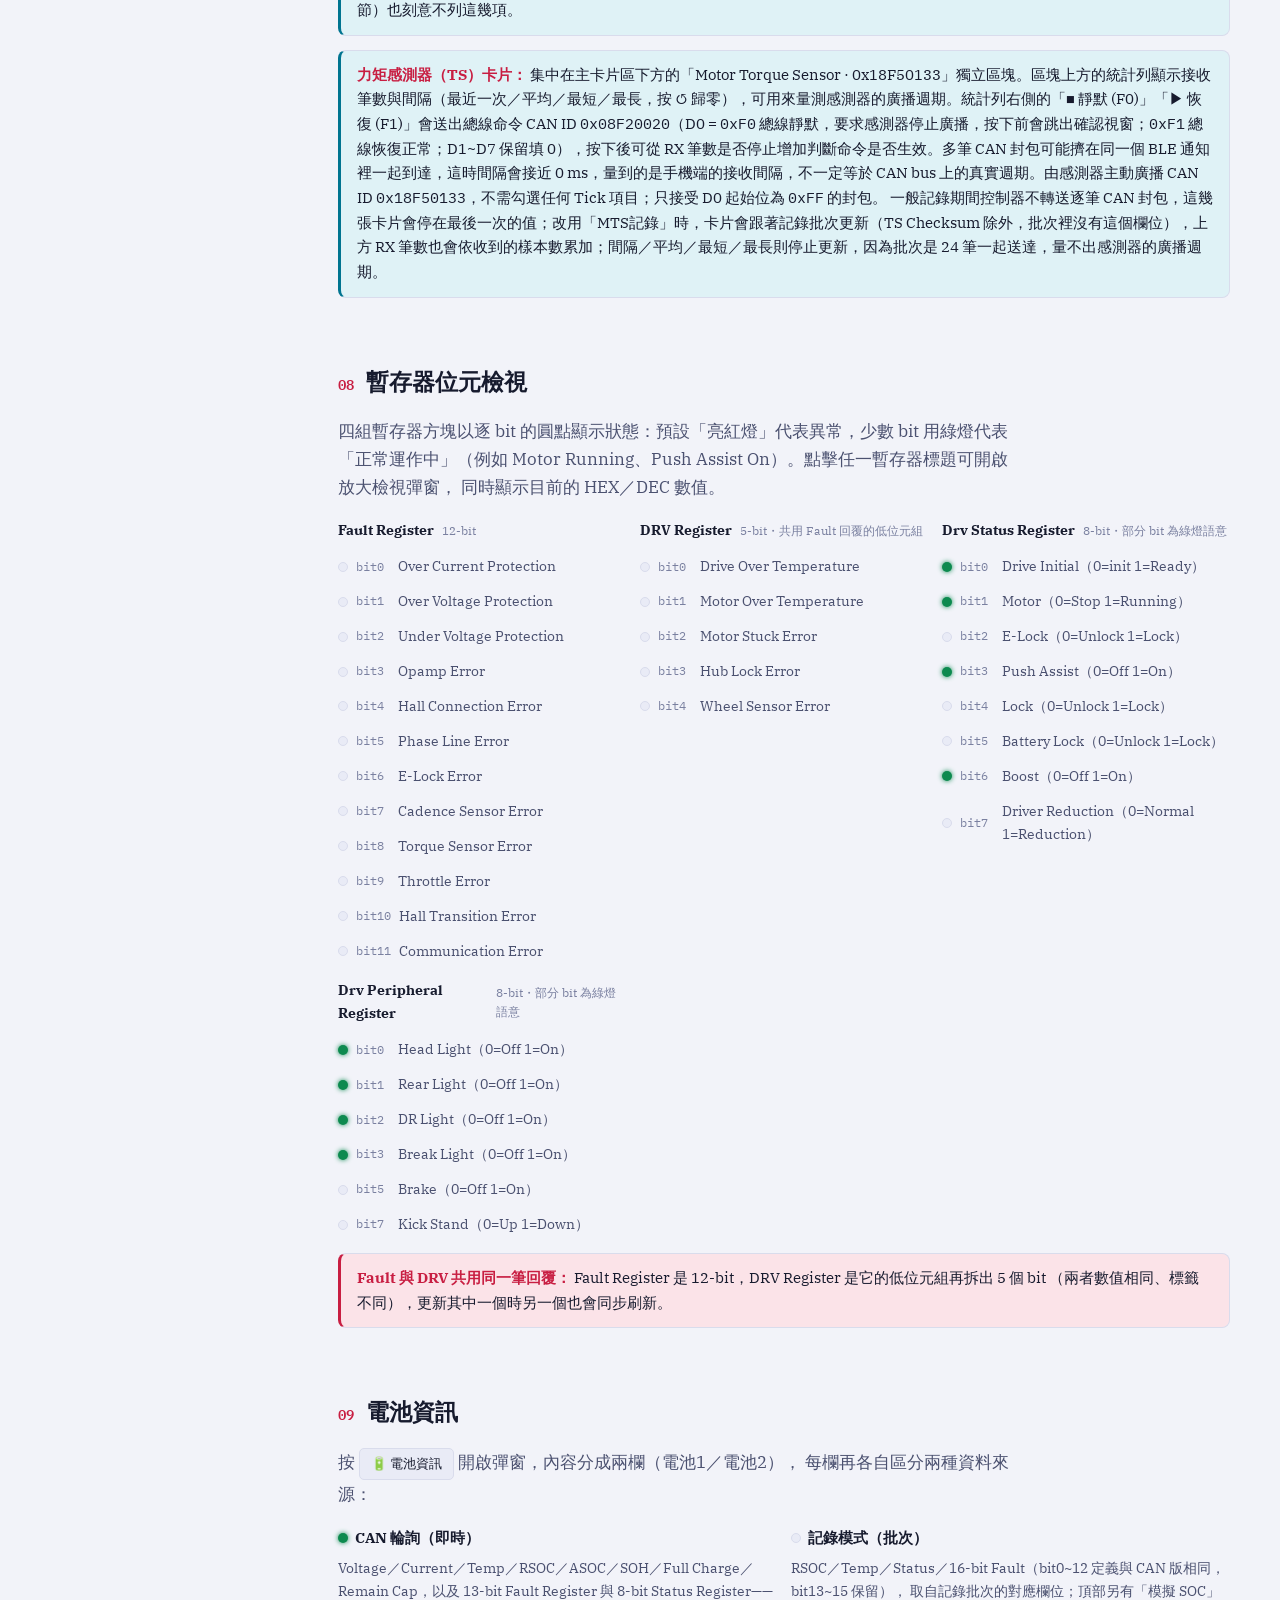
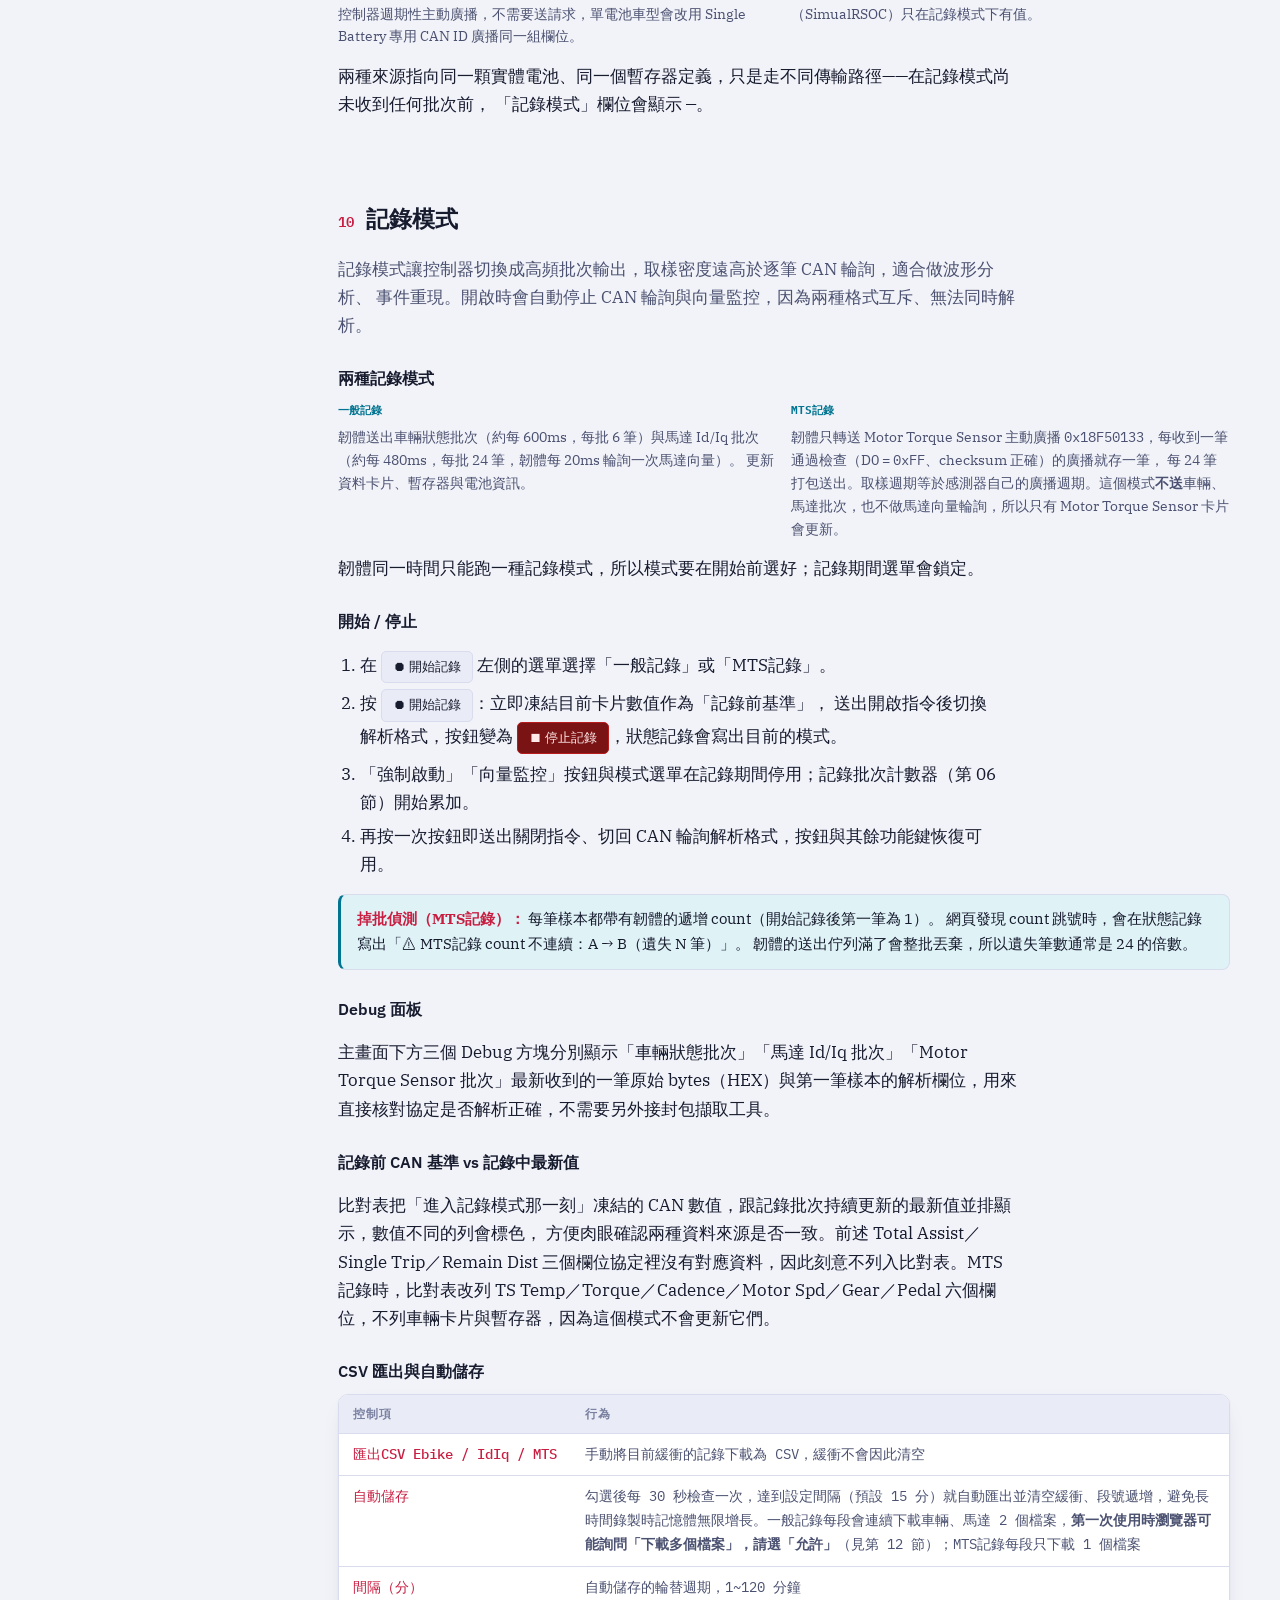
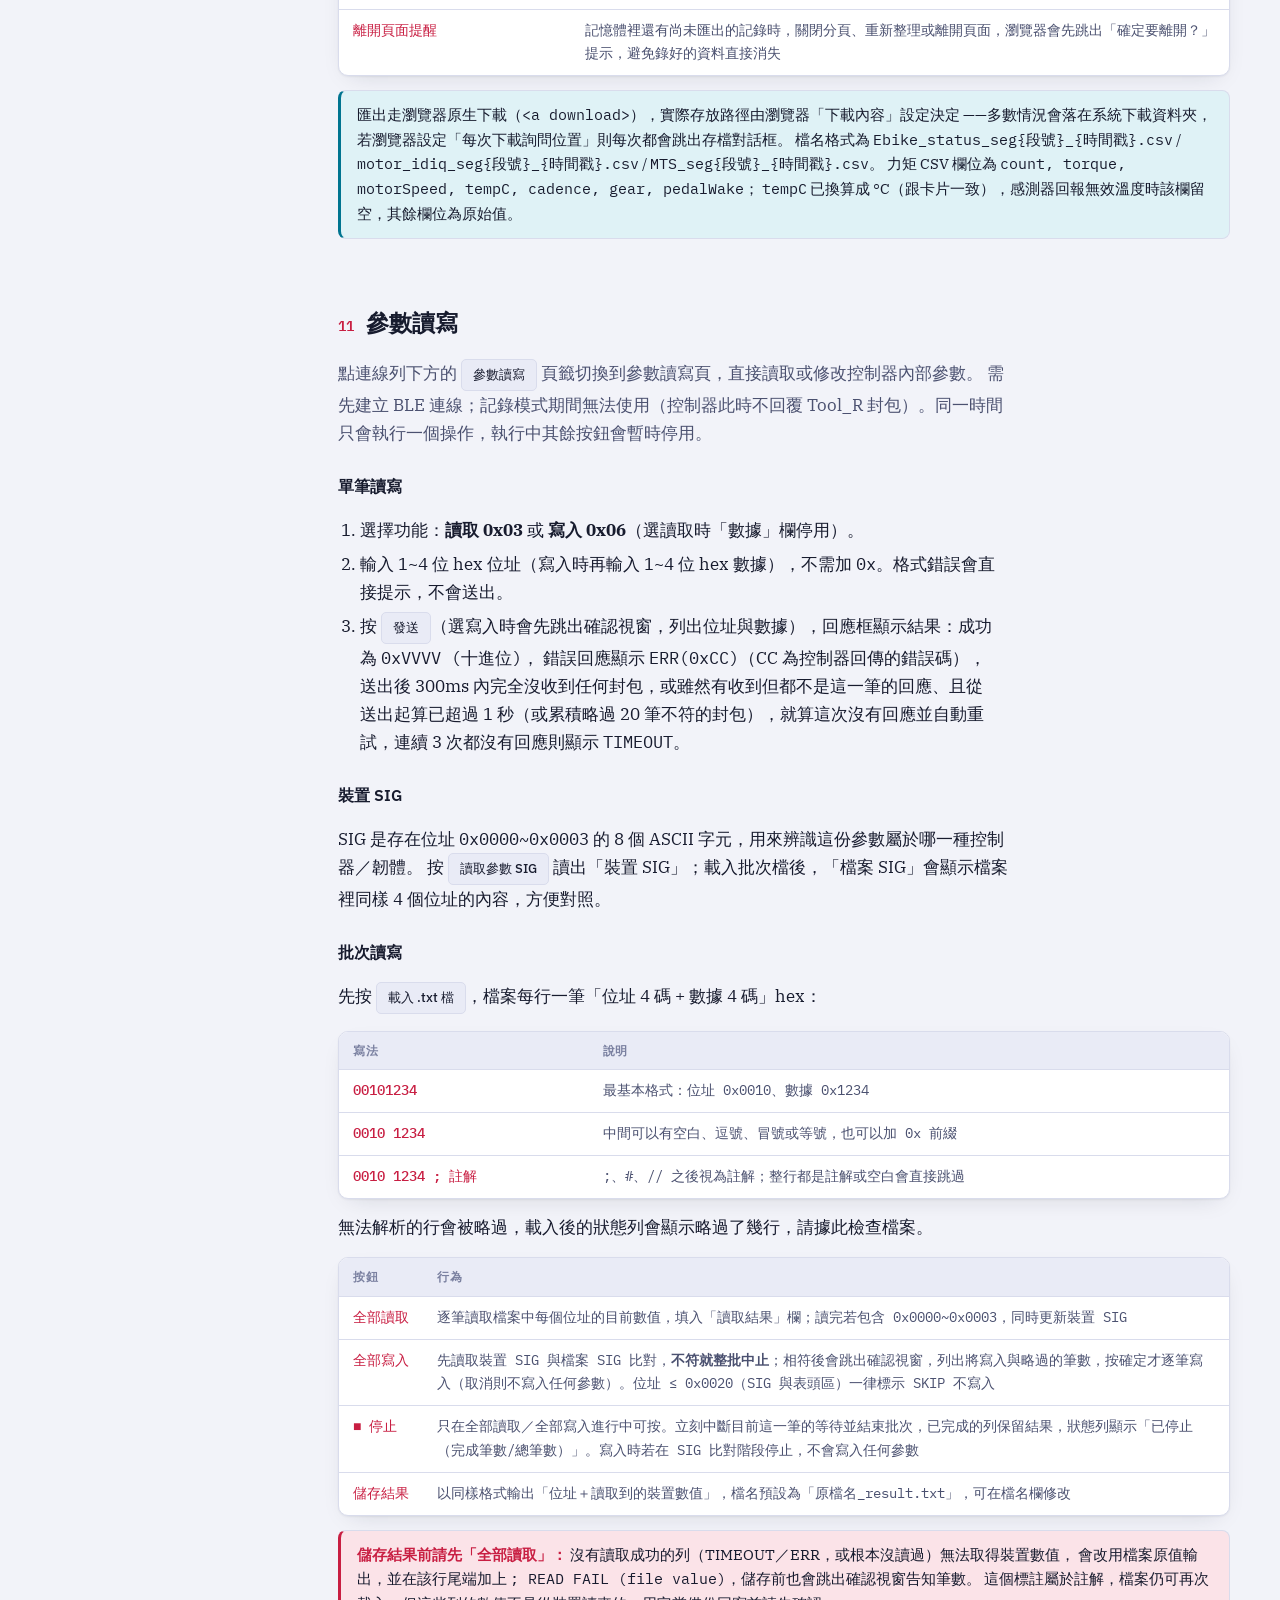
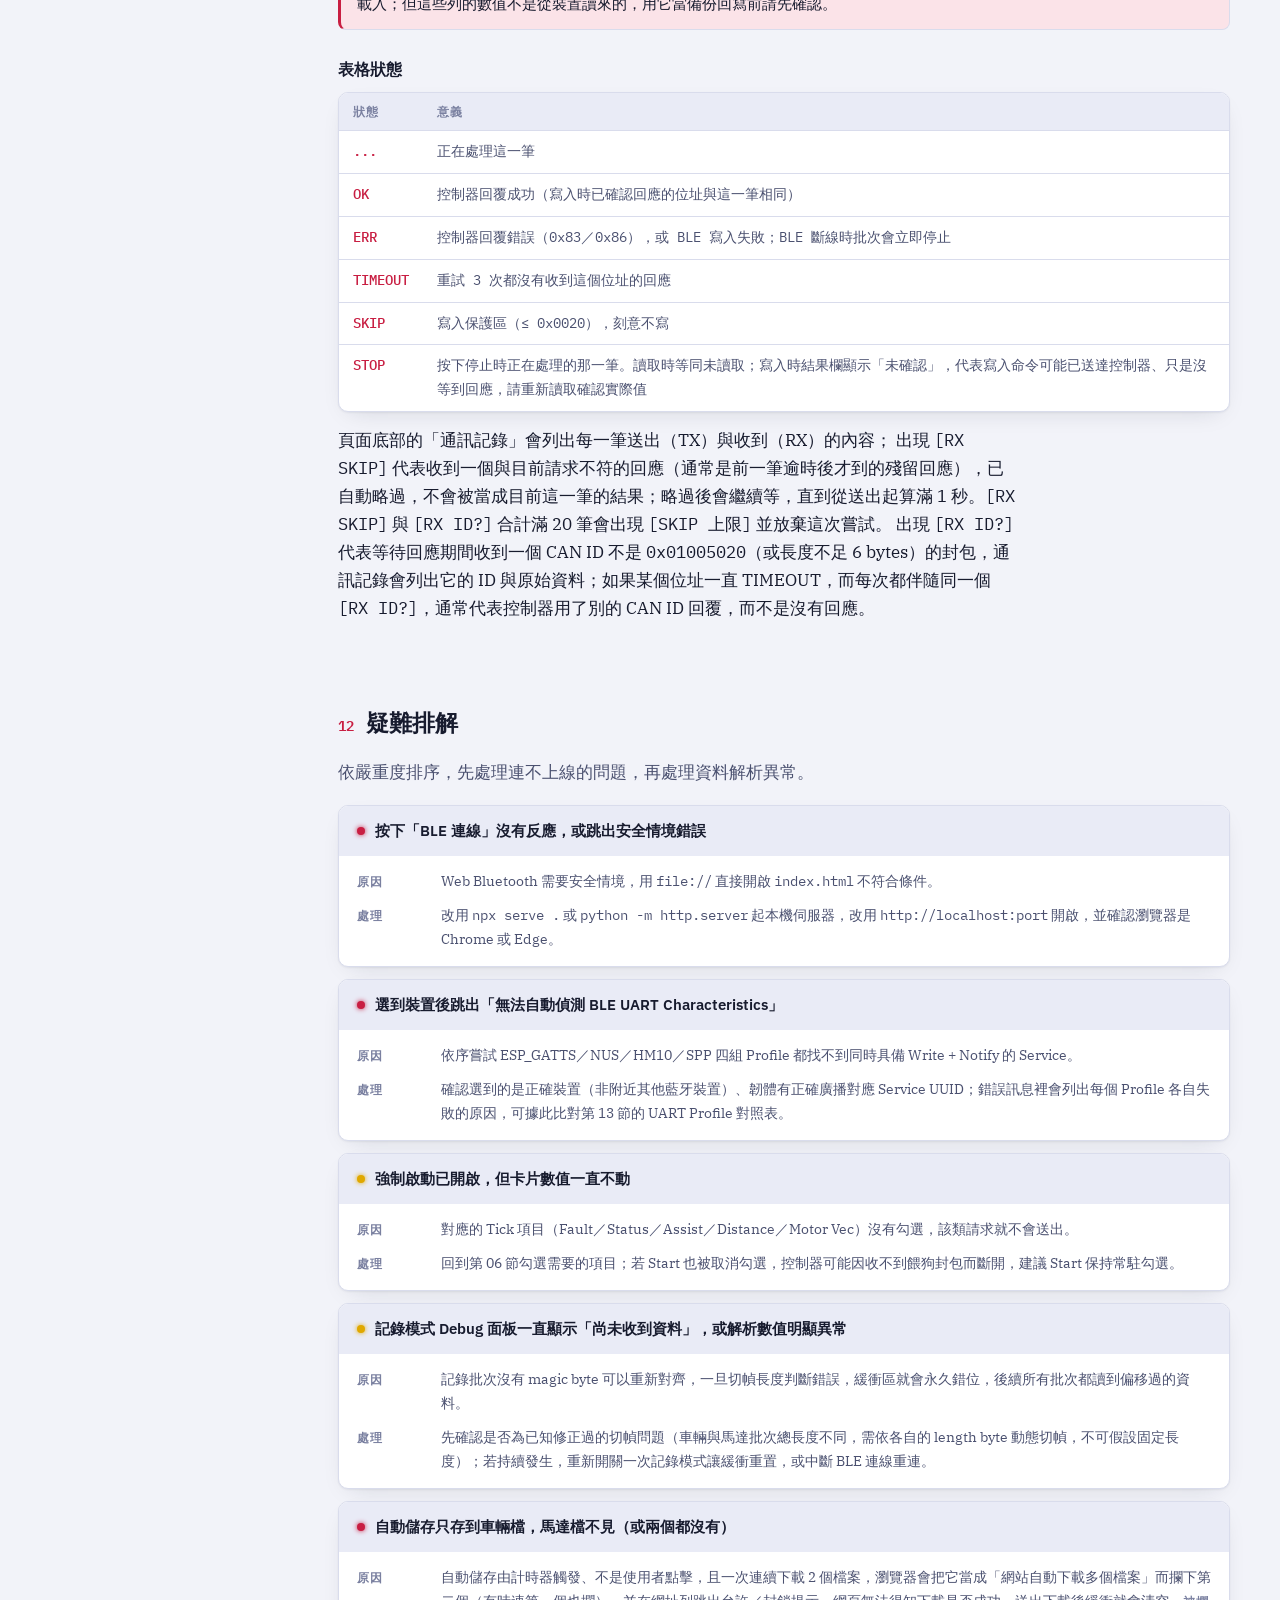
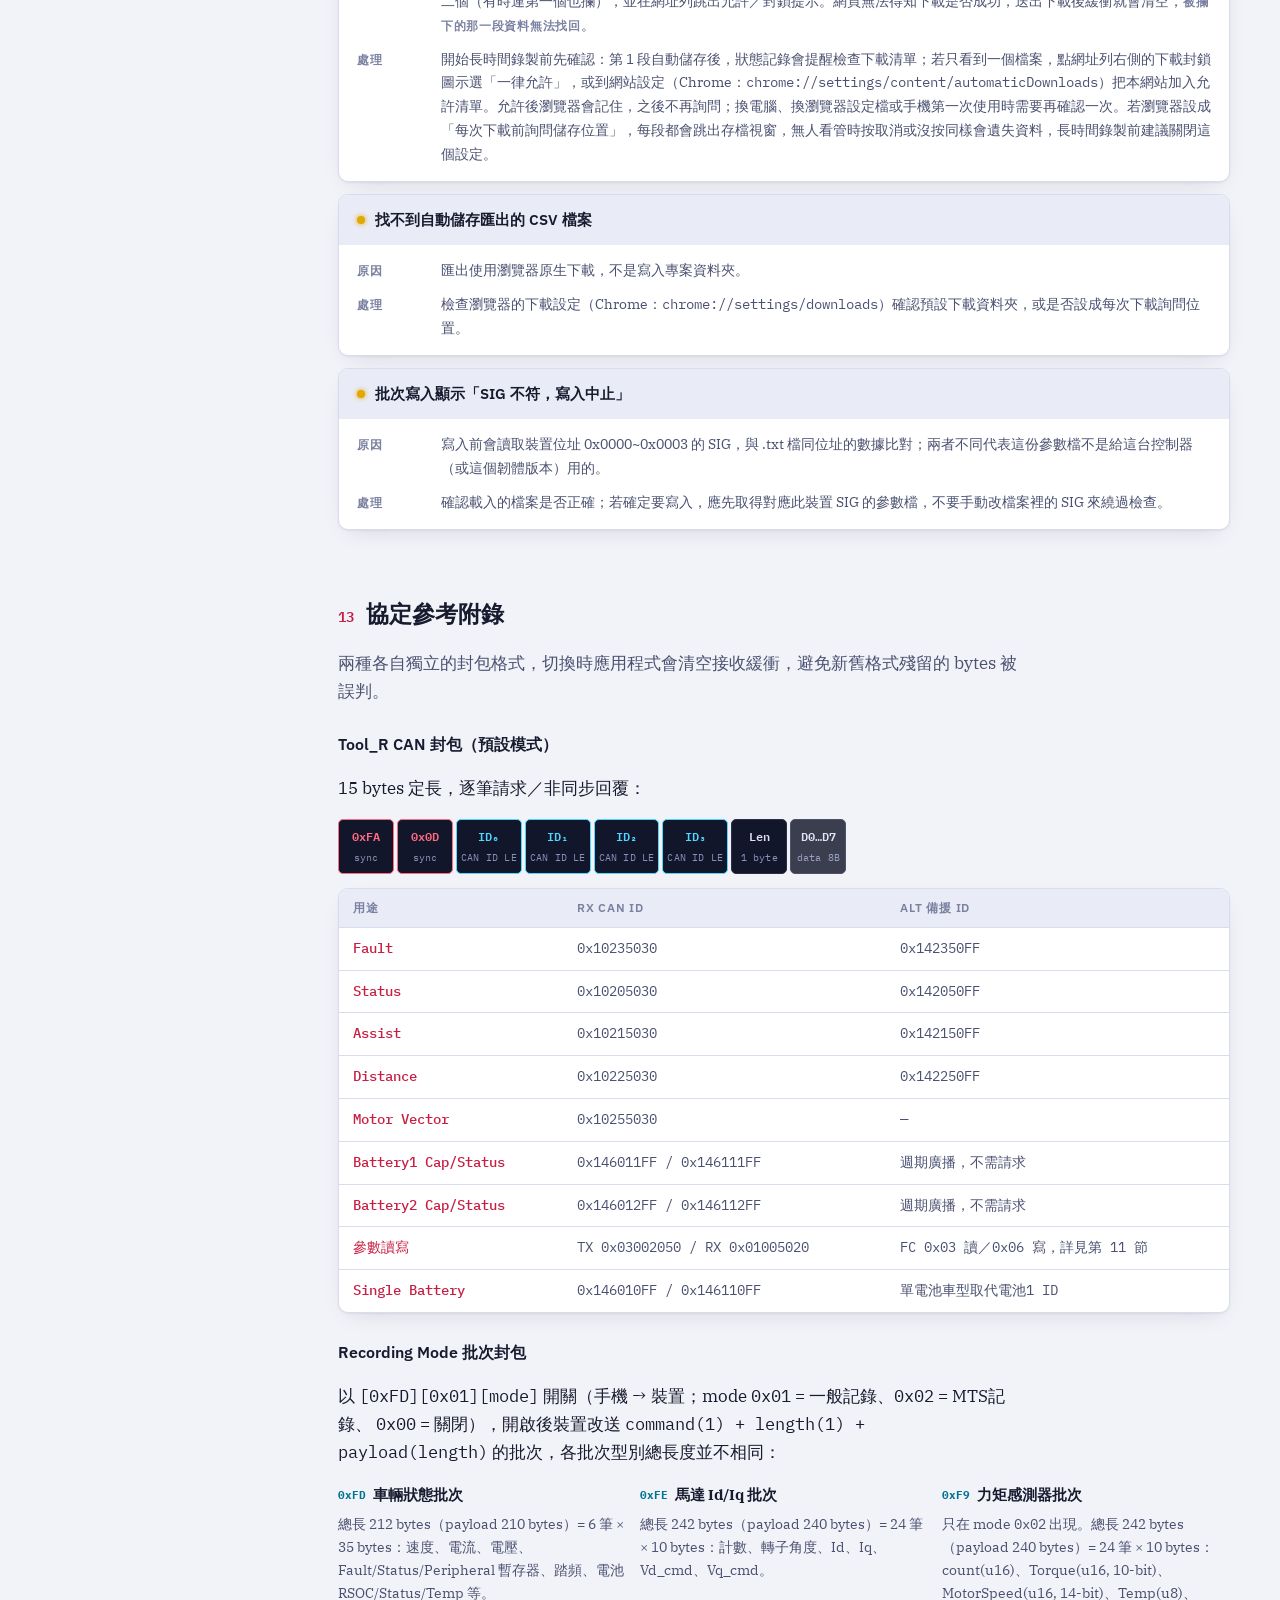
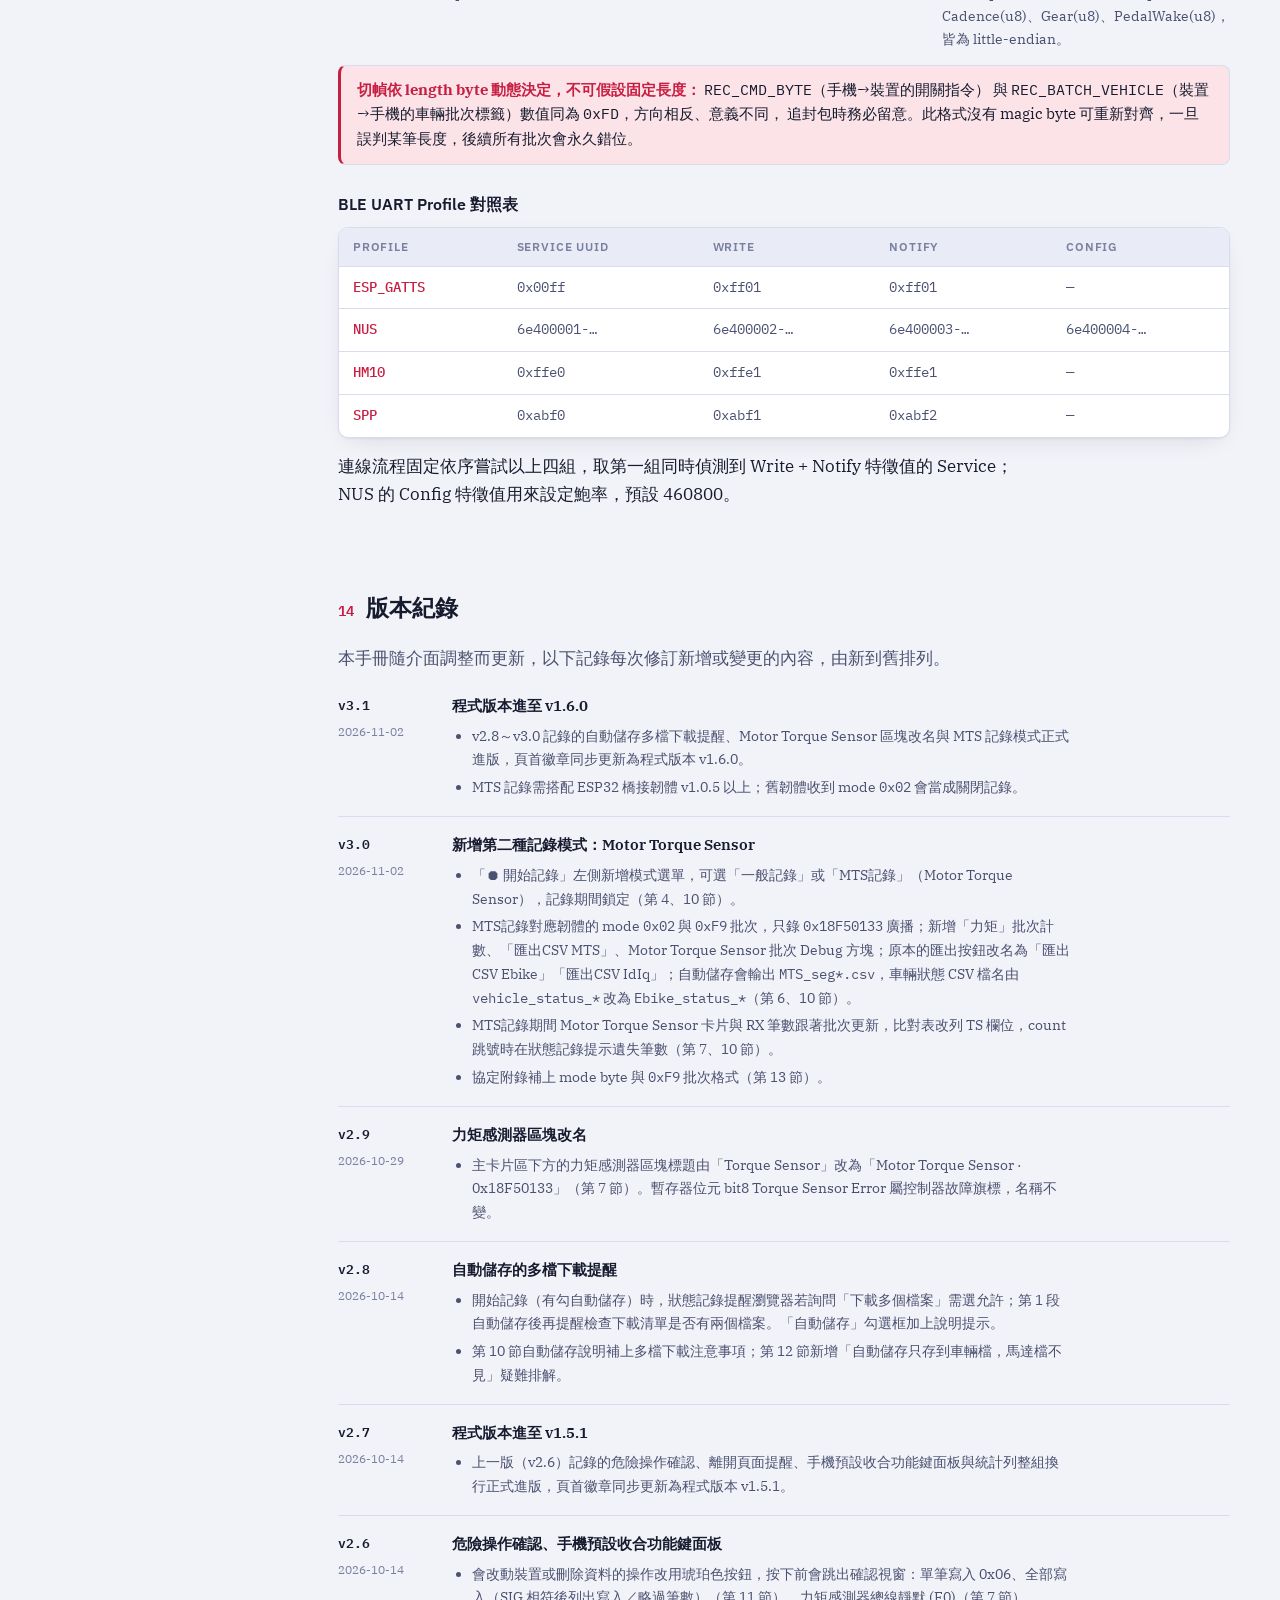
<file: manual.html>
<!DOCTYPE html>
<html lang="zh-TW">
<head>
<meta charset="UTF-8">
<meta name="viewport" content="width=device-width, initial-scale=1.0">
<title>Endex eBike Monitor 操作手冊</title>
<link rel="stylesheet" href="https://fonts.googleapis.com/css2?family=IBM+Plex+Sans:wght@400;500;600;700&family=IBM+Plex+Serif:wght@400;500;600&family=IBM+Plex+Mono:wght@400;500;600&display=swap">
<style>
  :root {
    --paper:      #f2f3f9;
    --surface:    #ffffff;
    --surface2:   #e9ebf6;
    --ink:        #171b2e;
    --ink-dim:    #4b5170;
    --ink-faint:  #7a80a0;
    --border:     #d9dcec;
    --accent:     #c81e42;
    --accent-ink: #ffffff;
    --accent-soft:#fbe3e8;
    --cyan:       #007490;
    --cyan-soft:  #dff2f6;
    --ok:         #0d8a4f;
    --ok-soft:    #e1f5e9;
    --code-bg:    #12162a;
    --code-ink:   #dfe2f5;
    --code-dim:   #8890b8;
    --code-accent:#ff6b81;
    --code-cyan:  #4fd8ff;
    --code-border:#2a2f4a;
    --shadow: 0 1px 2px rgba(23,27,46,.06), 0 8px 24px -12px rgba(23,27,46,.18);
  }

  @media (prefers-color-scheme: dark) {
    :root:not([data-theme="light"]) {
      --paper:      #1a1a2e;
      --surface:    #16213e;
      --surface2:   #0f3460;
      --ink:        #e6e8f5;
      --ink-dim:    #ccd0e2;
      --ink-faint:  #8b90b0;
      --border:     #2a2a4a;
      --accent:     #e94560;
      --accent-ink: #ffffff;
      --accent-soft:rgba(233,69,96,.16);
      --cyan:       #00d4ff;
      --cyan-soft:  rgba(0,212,255,.14);
      --ok:         #00c853;
      --ok-soft:    rgba(0,200,83,.14);
      --code-bg:    #0d1120;
      --code-ink:   #dfe2f5;
      --code-dim:   #8b90b0;
      --code-accent:#ff6b81;
      --code-cyan:  #4fd8ff;
      --code-border:#242a48;
      --shadow: 0 1px 2px rgba(0,0,0,.3), 0 12px 28px -14px rgba(0,0,0,.6);
    }
  }
  :root[data-theme="dark"] {
    --paper:      #1a1a2e;
    --surface:    #16213e;
    --surface2:   #0f3460;
    --ink:        #e6e8f5;
    --ink-dim:    #ccd0e2;
    --ink-faint:  #8b90b0;
    --border:     #2a2a4a;
    --accent:     #e94560;
    --accent-ink: #ffffff;
    --accent-soft:rgba(233,69,96,.16);
    --cyan:       #00d4ff;
    --cyan-soft:  rgba(0,212,255,.14);
    --ok:         #00c853;
    --ok-soft:    rgba(0,200,83,.14);
    --code-bg:    #0d1120;
    --code-ink:   #dfe2f5;
    --code-dim:   #8b90b0;
    --code-accent:#ff6b81;
    --code-cyan:  #4fd8ff;
    --code-border:#242a48;
    --shadow: 0 1px 2px rgba(0,0,0,.3), 0 12px 28px -14px rgba(0,0,0,.6);
  }

  * { box-sizing: border-box; }
  body {
    margin: 0;
    background: var(--paper);
    color: var(--ink);
    font-family: 'IBM Plex Serif', Georgia, 'Noto Serif TC', serif;
    font-size: 16.5px;
    line-height: 1.7;
    padding: 0 20px;
  }
  h1, h2, h3, .eyebrow, .toc, .btn-preview, button, .pill {
    font-family: 'IBM Plex Sans', 'Noto Sans TC', system-ui, sans-serif;
  }
  code, .mono, .spec-table td.val, .hexline, .frame-diagram, .term {
    font-family: 'IBM Plex Mono', 'Cascadia Mono', Consolas, monospace;
    font-variant-numeric: tabular-nums;
  }
  h1, h2, h3 { text-wrap: balance; }
  a { color: var(--cyan); }

  .shell { max-width: 1180px; margin: 0 auto; }

  /* ── Masthead ─────────────────────────────────────────────── */
  .masthead {
    padding-block: 40px 28px;
    display: flex;
    flex-direction: column;
    gap: 14px;
    border-bottom: 1px solid var(--border);
  }
  .masthead-top {
    display: flex;
    align-items: center;
    gap: 10px;
    flex-wrap: wrap;
  }
  .status-led {
    width: 10px; height: 10px; border-radius: 50%;
    background: var(--ok);
    box-shadow: 0 0 6px var(--ok);
    flex-shrink: 0;
  }
  .eyebrow {
    font-size: 12.5px;
    font-weight: 600;
    letter-spacing: .11em;
    text-transform: uppercase;
    color: var(--ink-faint);
  }
  h1.title {
    font-size: clamp(28px, 4.4vw, 42px);
    font-weight: 700;
    line-height: 1.15;
    letter-spacing: -.01em;
    margin: 2px 0 0;
  }
  .subtitle {
    max-width: 62ch;
    color: var(--ink-dim);
    font-size: 16px;
  }
  .meta-row {
    display: flex;
    flex-wrap: wrap;
    gap: 8px;
    margin-top: 4px;
  }
  .pill {
    font-size: 12.5px;
    font-weight: 500;
    padding: 4px 10px;
    border-radius: 999px;
    background: var(--surface2);
    border: 1px solid var(--border);
    color: var(--ink-dim);
    white-space: nowrap;
  }
  .pill.accent { background: var(--accent-soft); color: var(--accent); border-color: transparent; }
  .pill.cyan   { background: var(--cyan-soft); color: var(--cyan); border-color: transparent; }

  /* ── Layout: sidebar + content ───────────────────────────── */
  .layout {
    display: grid;
    grid-template-columns: 240px minmax(0,1fr);
    gap: 48px;
    padding-block: 32px 64px;
    align-items: start;
  }
  nav.toc {
    position: sticky;
    top: 24px;
    display: flex;
    flex-direction: column;
    gap: 2px;
    font-size: 13.5px;
  }
  nav.toc .toc-hd {
    font-size: 11.5px;
    font-weight: 600;
    letter-spacing: .1em;
    text-transform: uppercase;
    color: var(--ink-faint);
    margin-bottom: 8px;
  }
  nav.toc a {
    color: var(--ink-dim);
    text-decoration: none;
    padding: 6px 10px 6px 12px;
    border-left: 2px solid transparent;
    border-radius: 0 6px 6px 0;
    display: flex;
    gap: 8px;
  }
  nav.toc a .num { color: var(--ink-faint); font-family: 'IBM Plex Mono', monospace; }
  nav.toc a:hover { background: var(--surface2); color: var(--ink); }
  nav.toc a.active { border-left-color: var(--accent); color: var(--ink); background: var(--surface2); font-weight: 500; }

  details.toc-mobile { display: none; }

  main { min-width: 0; display: flex; flex-direction: column; gap: 64px; }

  section { scroll-margin-top: 20px; }
  section .sec-hd {
    display: flex;
    align-items: baseline;
    gap: 12px;
    margin-bottom: 14px;
  }
  section .sec-num {
    font-family: 'IBM Plex Mono', monospace;
    font-size: 14px;
    color: var(--accent);
    font-weight: 600;
  }
  section h2 {
    font-size: 23px;
    font-weight: 700;
    margin: 0;
  }
  section .sec-desc { color: var(--ink-dim); max-width: 68ch; margin-bottom: 18px; }
  section h3 {
    font-size: 15.5px;
    font-weight: 600;
    margin: 26px 0 10px;
    color: var(--ink);
  }
  p { max-width: 68ch; }
  ul, ol { max-width: 66ch; padding-left: 22px; }
  li + li { margin-top: 6px; }

  .card {
    background: var(--surface);
    border: 1px solid var(--border);
    border-radius: 10px;
    padding: 18px 20px;
    box-shadow: var(--shadow);
  }
  .card + .card { margin-top: 14px; }
  .callout {
    border: 1px solid var(--border);
    border-left: 3px solid var(--cyan);
    background: var(--cyan-soft);
    border-radius: 8px;
    padding: 12px 16px;
    font-size: 14.5px;
    color: var(--ink);
  }
  .callout.warn { border-left-color: var(--accent); background: var(--accent-soft); }
  .callout p, .callout ul { margin: 0; max-width: none; }
  .callout strong { color: var(--accent); }
  .callout.warn strong { color: var(--accent); }

  /* ── spec / key-value tables ─────────────────────────────── */
  .table-wrap { overflow-x: auto; border: 1px solid var(--border); border-radius: 10px; background: var(--surface); box-shadow: var(--shadow); }
  table.spec-table { border-collapse: collapse; width: 100%; font-size: 14px; min-width: 480px; }
  table.spec-table th, table.spec-table td { text-align: left; padding: 9px 14px; border-bottom: 1px solid var(--border); vertical-align: top; }
  table.spec-table thead th {
    font-family: 'IBM Plex Sans', sans-serif;
    font-size: 11.5px; letter-spacing: .07em; text-transform: uppercase;
    color: var(--ink-faint); font-weight: 600; background: var(--surface2);
  }
  table.spec-table tbody tr:last-child td { border-bottom: none; }
  table.spec-table td.key { font-family: 'IBM Plex Mono', monospace; color: var(--accent); white-space: nowrap; font-weight: 500; }
  table.spec-table td.val { color: var(--ink-dim); white-space: nowrap; }
  table.spec-table tr.diff td { background: var(--accent-soft); }

  /* ── register / bit indicator grid ───────────────────────── */
  .bitgrid {
    display: grid;
    grid-template-columns: repeat(auto-fill, minmax(230px, 1fr));
    gap: 6px 18px;
  }
  .bitrow { display: flex; align-items: center; gap: 8px; font-size: 13.5px; padding: 3px 0; }
  .led { width: 10px; height: 10px; border-radius: 50%; background: var(--surface2); border: 1px solid var(--border); flex-shrink: 0; }
  .led.fault { background: var(--accent); box-shadow: 0 0 5px var(--accent); border-color: transparent; }
  .led.ok    { background: var(--ok); box-shadow: 0 0 5px var(--ok); border-color: transparent; }
  .bitrow .bitname { color: var(--ink-dim); }
  .bitrow .bitnum { font-family: 'IBM Plex Mono', monospace; color: var(--ink-faint); font-size: 12px; min-width: 34px; }
  .reg-grid { display: grid; grid-template-columns: repeat(auto-fit, minmax(260px,1fr)); gap: 14px; }
  .reg-box h4 { font-size: 13.5px; margin: 0 0 10px; display:flex; align-items:center; gap:8px; }
  .reg-box .legend { font-size: 11.5px; color: var(--ink-faint); font-weight: 400; }

  /* ── button chip (mirrors app buttons) ───────────────────── */
  .btn-preview {
    display: inline-flex; align-items: center; gap: 6px;
    font-size: 13px; font-weight: 500;
    padding: 4px 11px; border-radius: 5px;
    border: 1px solid var(--border);
    background: var(--surface2); color: var(--ink);
  }
  .btn-preview.on  { background: #1b5e20; border-color: #43a047; color: #eafbea; }
  .btn-preview.off { background: #7a1414; border-color: #b71c1c; color: #ffeaea; }
  .btn-preview.blue{ background: #1565c0; border-color: #1e88e5; color: #eaf3ff; }

  /* ── code / frame diagrams (fixed dark terminal panel) ───── */
  .code-panel {
    background: var(--code-bg);
    border: 1px solid var(--code-border);
    border-radius: 10px;
    padding: 16px 18px;
    color: var(--code-ink);
    font-family: 'IBM Plex Mono', monospace;
    font-size: 13px;
    overflow-x: auto;
    box-shadow: var(--shadow);
  }
  .code-panel .cmt { color: var(--code-dim); }
  .code-panel .hl  { color: var(--code-accent); }
  .code-panel .hl2 { color: var(--code-cyan); }
  .code-panel pre { margin: 0; white-space: pre; }

  .frame-diagram { display: flex; flex-wrap: wrap; gap: 3px; margin: 14px 0; }
  .frame-diagram .byte {
    background: var(--code-bg); color: var(--code-ink);
    border: 1px solid var(--code-border);
    border-radius: 5px;
    font-size: 11.5px;
    padding: 7px 4px;
    min-width: 56px;
    text-align: center;
    display: flex; flex-direction: column; gap: 3px;
  }
  .frame-diagram .byte .b { font-weight: 600; }
  .frame-diagram .byte .l { color: var(--code-dim); font-size: 10px; letter-spacing: .02em; }
  .frame-diagram .byte.hdr { border-color: var(--code-accent); color: var(--code-accent); }
  .frame-diagram .byte.hdr .b { color: var(--code-accent); }
  .frame-diagram .byte.id  { border-color: var(--code-cyan); }
  .frame-diagram .byte.id .b { color: var(--code-cyan); }
  .frame-diagram .byte.payload { opacity: .82; }

  /* ── two/three col feature grid ──────────────────────────── */
  .grid2 { display: grid; grid-template-columns: repeat(auto-fit, minmax(260px,1fr)); gap: 14px; }
  .grid3 { display: grid; grid-template-columns: repeat(auto-fit, minmax(200px,1fr)); gap: 14px; }
  .feat h4 { margin: 0 0 6px; font-size: 14.5px; display:flex; align-items:center; gap:7px; }
  .feat p  { margin: 0; font-size: 13.5px; color: var(--ink-dim); max-width: none; }
  .feat .tag { font-family:'IBM Plex Mono',monospace; font-size:11px; color: var(--cyan); }

  /* ── troubleshooting ──────────────────────────────────────── */
  .issue { border: 1px solid var(--border); border-radius: 10px; background: var(--surface); box-shadow: var(--shadow); overflow: hidden; }
  .issue + .issue { margin-top: 12px; }
  .issue-hd { padding: 13px 18px; font-weight: 600; font-size: 14.5px; font-family: 'IBM Plex Sans', sans-serif; background: var(--surface2); display:flex; align-items:center; gap:10px; }
  .issue-hd .sev { width: 8px; height: 8px; border-radius: 50%; flex-shrink:0; }
  .issue-hd .sev.high { background: var(--accent); box-shadow: 0 0 5px var(--accent); }
  .issue-hd .sev.mid  { background: #e0a800; box-shadow: 0 0 5px #e0a800; }
  .issue-body { padding: 14px 18px; display: grid; gap: 10px; font-size: 14px; }
  .issue-body .row { display: grid; grid-template-columns: 74px 1fr; gap: 10px; }
  .issue-body .row b { color: var(--ink-faint); font-weight: 600; font-family:'IBM Plex Sans',sans-serif; font-size: 11.5px; text-transform: uppercase; letter-spacing: .06em; padding-top: 2px; }
  .issue-body .row span { color: var(--ink-dim); }

  /* ── changelog ────────────────────────────────────────────── */
  .changelog { display: flex; flex-direction: column; }
  .change-entry {
    display: grid;
    grid-template-columns: 96px 1fr;
    gap: 18px;
    padding-block: 16px;
    border-top: 1px solid var(--border);
  }
  .change-entry:first-child { border-top: none; padding-top: 4px; }
  .change-meta { display: flex; flex-direction: column; gap: 6px; }
  .change-ver {
    font-family: 'IBM Plex Mono', monospace;
    font-size: 13px; font-weight: 600; color: var(--ink);
  }
  .change-date { font-size: 11.5px; color: var(--ink-faint); }
  .change-body h4 { margin: 0 0 6px; font-size: 14.5px; font-weight: 600; }
  .change-body ul { margin: 0; padding-left: 20px; max-width: 62ch; }
  .change-body li { font-size: 14px; color: var(--ink-dim); }
  .change-body li + li { margin-top: 4px; }
  @media (max-width: 560px) {
    .change-entry { grid-template-columns: 1fr; gap: 4px; }
  }

  /* ── device picker mockup ─────────────────────────────────── */
  .picker {
    border: 1px solid var(--code-border);
    border-radius: 10px;
    overflow: hidden;
    background: var(--code-bg);
    box-shadow: var(--shadow);
    max-width: 420px;
    font-family: 'IBM Plex Sans', sans-serif;
  }
  .picker-hd {
    padding: 11px 14px;
    font-size: 13px;
    color: var(--code-ink);
    border-bottom: 1px solid var(--code-border);
    display: flex; align-items: center; justify-content: space-between;
  }
  .picker-hd .origin { color: var(--code-dim); }
  .picker-row {
    display: flex; align-items: center; gap: 10px;
    padding: 10px 14px;
    font-size: 13px;
    color: var(--code-dim);
    border-bottom: 1px solid var(--code-border);
  }
  .picker-row:last-child { border-bottom: none; }
  .picker-row .dot { width: 7px; height: 7px; border-radius: 50%; background: var(--code-dim); flex-shrink: 0; opacity: .5; }
  .picker-row.match { color: var(--code-ink); background: rgba(233,69,96,.10); }
  .picker-row.match .dot { background: var(--code-accent); opacity: 1; box-shadow: 0 0 5px var(--code-accent); }
  .picker-row.match .name { font-weight: 600; }
  .picker-row .paired { margin-left: auto; font-size: 10.5px; color: var(--code-cyan); border: 1px solid var(--code-cyan); border-radius: 999px; padding: 1px 7px; white-space: nowrap; }
  .picker-row .unknown { font-size: 11px; color: var(--code-dim); }
  .picker-ft {
    padding: 9px 14px;
    display: flex; justify-content: flex-end; gap: 8px;
    font-size: 12.5px;
  }
  .picker-ft .pbtn { padding: 4px 12px; border-radius: 5px; border: 1px solid var(--code-border); color: var(--code-dim); }
  .picker-ft .pbtn.primary { color: var(--code-ink); border-color: var(--code-dim); }

  footer {
    border-top: 1px solid var(--border);
    padding-block: 22px 40px;
    color: var(--ink-faint);
    font-size: 13px;
    display: flex; justify-content: space-between; gap: 12px; flex-wrap: wrap;
  }

  @media (max-width: 860px) {
    .layout { grid-template-columns: 1fr; gap: 20px; }
    nav.toc.desktop { display: none; }
    details.toc-mobile {
      display: block;
      border: 1px solid var(--border);
      border-radius: 10px;
      background: var(--surface);
      box-shadow: var(--shadow);
      padding: 4px 16px;
    }
    details.toc-mobile summary { cursor: pointer; padding: 10px 0; font-weight: 600; font-family:'IBM Plex Sans',sans-serif; font-size: 14px; }
    details.toc-mobile nav.toc { position: static; padding-bottom: 10px; }
  }
</style>
</head>
<body>
<div class="shell">

  <header class="masthead">
    <div class="masthead-top">
      <span class="status-led" aria-hidden="true"></span>
      <span class="eyebrow">操作手冊 · Web Bluetooth CAN 診斷工具</span>
    </div>
    <h1 class="title">Endex eBike Monitor 操作手冊</h1>
    <p class="subtitle">透過 BLE↔CAN 橋接連線電動輔助自行車控制器，即時監控 Driver / Motor / Battery
      狀態、檢視暫存器位元，並可切換高頻批次記錄模式採集資料。本手冊對應目前介面版本，依實際操作順序編排。</p>
    <div class="meta-row">
      <span class="pill accent">程式版本 v1.6.0</span>
      <span class="pill cyan">手冊版本 v3.1（見第 14 節）</span>
      <span class="pill">單頁 Vanilla JS，無需建置</span>
      <span class="pill">需 HTTPS 或 localhost</span>
      <span class="pill">Chrome / Edge</span>
    </div>
  </header>

  <div class="layout">

    <nav class="toc desktop" id="tocDesktop">
      <div class="toc-hd">目錄</div>
      <a href="#sec-01"><span class="num">01</span>總覽</a>
      <a href="#sec-02"><span class="num">02</span>啟動環境</a>
      <a href="#sec-03"><span class="num">03</span>連線 BLE</a>
      <a href="#sec-04"><span class="num">04</span>功能鍵面板</a>
      <a href="#sec-05"><span class="num">05</span>StartCmd 參數</a>
      <a href="#sec-06"><span class="num">06</span>監控頻道與計數器</a>
      <a href="#sec-07"><span class="num">07</span>即時資料卡片</a>
      <a href="#sec-08"><span class="num">08</span>暫存器位元檢視</a>
      <a href="#sec-09"><span class="num">09</span>電池資訊</a>
      <a href="#sec-10"><span class="num">10</span>記錄模式</a>
      <a href="#sec-11"><span class="num">11</span>參數讀寫</a>
      <a href="#sec-12"><span class="num">12</span>疑難排解</a>
      <a href="#sec-13"><span class="num">13</span>協定參考附錄</a>
      <a href="#sec-14"><span class="num">14</span>版本紀錄</a>
    </nav>

    <main>

      <details class="toc-mobile">
        <summary>目錄</summary>
        <nav class="toc" id="tocMobile">
          <a href="#sec-01"><span class="num">01</span>總覽</a>
          <a href="#sec-02"><span class="num">02</span>啟動環境</a>
          <a href="#sec-03"><span class="num">03</span>連線 BLE</a>
          <a href="#sec-04"><span class="num">04</span>功能鍵面板</a>
          <a href="#sec-05"><span class="num">05</span>StartCmd 參數</a>
          <a href="#sec-06"><span class="num">06</span>監控頻道與計數器</a>
          <a href="#sec-07"><span class="num">07</span>即時資料卡片</a>
          <a href="#sec-08"><span class="num">08</span>暫存器位元檢視</a>
          <a href="#sec-09"><span class="num">09</span>電池資訊</a>
          <a href="#sec-10"><span class="num">10</span>記錄模式</a>
          <a href="#sec-11"><span class="num">11</span>參數讀寫</a>
          <a href="#sec-12"><span class="num">12</span>疑難排解</a>
          <a href="#sec-13"><span class="num">13</span>協定參考附錄</a>
      <a href="#sec-14"><span class="num">14</span>版本紀錄</a>
        </nav>
      </details>

      <!-- 01 ─────────────────────────────────────────────── -->
      <section id="sec-01">
        <div class="sec-hd"><span class="sec-num">01</span><h2>總覽</h2></div>
        <p class="sec-desc">Endex eBike Monitor 是一支給研發／產線工程師使用的診斷工具：瀏覽器透過 Web
          Bluetooth 連上車輛的 BLE↔CAN 橋接模組，用來排查故障、驗證韌體行為、採集騎乘資料。</p>
        <div class="grid3">
          <div class="feat">
            <h4><span class="led"></span>即時 CAN 輪詢</h4>
            <p>以 Tool_R 封包逐筆送出請求，控制器非同步回覆，介面即時更新速度、電流、電壓、暫存器等數值。</p>
          </div>
          <div class="feat">
            <h4><span class="led ok"></span>高頻批次記錄</h4>
            <p>切換至記錄模式後，控制器改送固定週期的批次封包，適合採集高取樣率資料供事後分析。</p>
          </div>
          <div class="feat">
            <h4><span class="led fault"></span>暫存器位元檢視</h4>
            <p>Fault／Status／Peripheral／電池暫存器逐 bit 拆解，紅燈代表異常、綠燈代表正常運作中。</p>
          </div>
          <div class="feat">
            <h4><span class="led"></span>參數讀寫</h4>
            <p>獨立頁籤，單筆或以 .txt 檔批次讀寫控制器參數，寫入前自動比對裝置 SIG。</p>
          </div>
        </div>
        <div class="callout" style="margin-top:16px">
          本專案沒有建置流程、套件管理或自動測試——沒有模擬裝置，驗證方式就是連上真實硬體實際操作。
        </div>
      </section>

      <!-- 02 ─────────────────────────────────────────────── -->
      <section id="sec-02">
        <div class="sec-hd"><span class="sec-num">02</span><h2>啟動環境</h2></div>
        <p class="sec-desc">Web Bluetooth 只在「安全情境」下可用：<code>localhost</code> 或 HTTPS。直接用
          <code>file://</code> 開啟 <code>index.html</code> 無法呼叫藍牙 API。</p>
        <div class="table-wrap">
          <table class="spec-table">
            <thead><tr><th>方式</th><th>指令</th><th>備註</th></tr></thead>
            <tbody>
              <tr><td class="key">npx serve</td><td class="val">npx serve .</td><td>任意 Node 環境皆可，免安裝</td></tr>
              <tr><td class="key">Python</td><td class="val">python -m http.server 8080</td><td>需系統已裝 Python</td></tr>
            </tbody>
          </table>
        </div>
        <p>啟動後以瀏覽器開啟 <code>http://localhost:8080</code>。瀏覽器需為 Chrome 或 Edge（支援 Web
          Bluetooth API），且電腦藍牙需已開啟並在裝置有效範圍內。</p>

        <div class="callout warn" style="margin-top:14px">
          <strong>手機瀏覽器：介面支援，但僅限 Android。</strong> 版面本身可以在手機寬度正常操作（按鈕、彈窗、卡片都會自動改成適合小螢幕的排列），
          但 Web Bluetooth API 只有 Android 上的 Chrome／Edge 支援——iOS／iPadOS 的 Safari（含所有 iOS 上的第三方瀏覽器，底層都是 Safari
          引擎）完全沒有實作 Web Bluetooth，不管畫面多合適都無法連線，這是瀏覽器限制，不是本程式的問題。
        </div>
      </section>

      <!-- 03 ─────────────────────────────────────────────── -->
      <section id="sec-03">
        <div class="sec-hd"><span class="sec-num">03</span><h2>連線 BLE</h2></div>
        <p class="sec-desc">頁面左上角是唯一的連線入口，連線／中斷共用同一顆按鈕。</p>
        <div class="card">
          <h3 style="margin-top:0">操作步驟</h3>
          <ol>
            <li>按下 <span class="btn-preview blue">BLE 連線</span>，系統彈出裝置選單，選擇目標車輛。</li>
            <li>連線成功後按鈕變為 <span class="btn-preview off">關閉連線</span>，狀態燈由灰轉綠，
              旁邊顯示裝置名稱與偵測到的 UART Profile（如 <code>NUS</code>）。</li>
            <li>應用程式會依序嘗試 <code>ESP_GATTS → NUS → HM10 → SPP</code>，取第一組同時具備
              Write／Notify 特徵值的 Service，不需手動選擇 Profile。</li>
            <li>NUS Profile 若帶有 Config 特徵值，連線時會自動送出 5-byte 封包設定鮑率（預設 460800）。</li>
            <li>需要中斷時再按一次同一顆按鈕，或直接關閉裝置電源／拉開距離觸發斷線。</li>
          </ol>
        </div>

        <h3>裝置選單：如何挑對裝置</h3>
        <p>程式以 <code>acceptAllDevices: true</code> 呼叫 <code>requestDevice()</code>，不會用 Service UUID
          預先過濾，所以選單會列出當下所有掃描到（含系統已配對）的藍牙裝置，不只是車輛本身。在 Windows 上這會是系統層級的
          藍牙配對視窗（標題列顯示發出請求的來源，例如 <code>localhost:8080 想要配對</code>），而不是 Chrome
          分頁內的清單；macOS／Linux 則會看到 Chrome 自帶的分頁內選單，行為一致，外觀不同。</p>
        <div class="picker">
          <div class="picker-hd"><span>選擇要配對的裝置</span><span class="origin">localhost:8080</span></div>
          <div class="picker-row"><span class="dot"></span><span class="name">未知或不支援的裝置</span><span class="unknown">(0E:F0:08:7E:DD:A7)</span></div>
          <div class="picker-row"><span class="dot"></span><span class="name">TY</span></div>
          <div class="picker-row match"><span class="dot"></span><span class="name">ENDEX_CAN_1F02</span><span class="paired">已配對</span></div>
        </div>
        <ul style="margin-top:12px">
          <li><strong>認裝置名稱，不要認順序</strong>——控制器的 BLE 廣播名稱固定為
            <code>ENDEX_CAN_XXXX</code> 格式（<code>XXXX</code> 為該顆控制器的識別碼），附近若有其他藍牙裝置同時在列，順序不保證固定。</li>
          <li><strong>「已配對」不代表選錯</strong>——標示已配對的裝置是系統先前握手過的紀錄，一樣可以直接點選繼續連線，不需要先取消配對。</li>
          <li><strong>灰底「未知或不支援的裝置」多半可以忽略</strong>——這類項目通常是系統偵測到訊號但拿不到裝置名稱的周邊（滑鼠、耳機等），除非確定車輛控制器沒有廣播名稱，否則不會是要選的項目。</li>
        </ul>

        <div class="callout warn" style="margin-top:14px">
          <strong>斷線會自動停止</strong>：強制啟動監控、向量監控、記錄模式在偵測到 <code>gattserverdisconnected</code>
          時都會自動停止並重置按鈕狀態，不需要手動清理。
        </div>
      </section>

      <!-- 04 ─────────────────────────────────────────────── -->
      <section id="sec-04">
        <div class="sec-hd"><span class="sec-num">04</span><h2>功能鍵面板</h2></div>
        <p class="sec-desc">連線列下方是可折疊的功能鍵面板，收合後畫面更精簡，展開後可調整 StartCmd 全參數與各項監控開關。</p>

        <div class="callout warn">
          <strong>▶ 強制啟動 與 ▶ 向量監控 是「模擬上表」的功能：</strong> 正常情況下 StartCmd
          （餵狗＋助力／燈光／模式等控制指令，見第 05 節）是由車輛的上表（把手顯示器／儀表）持續送給馬達控制器的。
          這兩顆按鈕讓這支工具直接從電腦代送同一份 StartCmd，等於軟體模擬了一顆上表——<strong>即使控制器沒有接上實體上表，
          也能單獨用這支工具啟動並監控控制器</strong>，不必為了讀資料另外接一顆上表當「開機鑰匙」。
        </div>

        <div class="table-wrap" style="margin-top:14px">
          <table class="spec-table">
            <thead><tr><th>控制項</th><th>行為</th></tr></thead>
            <tbody>
              <tr><td class="key">▾ / ▸ 功能鍵</td><td class="val" style="white-space:normal">收合／展開下方 StartCmd 參數列與 Tick 項目列，畫面空間有限時可先收起。手機（寬度 ≤768px）開啟頁面時預設為收合，讓第一屏直接看到資料卡片，需要時再按「▸ 功能鍵」展開</td></tr>
              <tr><td class="key">助行</td><td class="val" style="white-space:normal">勾選即在 StartCmd 的 D1 送出 <code>0xA5</code>（Push Assist 開），取消則送 <code>0x00</code></td></tr>
              <tr><td class="key">▶ 強制啟動</td><td class="val" style="white-space:normal">模擬上表持續送出 StartCmd，開啟／停止 Driver Status 監控迴圈（1000ms 週期，依 Tick 項目勾選送出對應請求），不需接上表即可讓控制器開機運轉</td></tr>
              <tr><td class="key">記錄模式選單</td><td class="val" style="white-space:normal">按「開始記錄」前選擇要錄哪一種：「一般記錄」（車輛狀態＋馬達 Id/Iq）或「MTS記錄」（MTS = Motor Torque Sensor，只錄力矩感測器廣播）。兩者互斥，記錄期間選單鎖定，要換模式請先停止記錄（詳見第 10 節）</td></tr>
              <tr><td class="key">⏺ 開始記錄</td><td class="val" style="white-space:normal">依左側選單的模式切換韌體進入／退出記錄模式（詳見第 10 節），與 CAN 輪詢互斥</td></tr>
              <tr><td class="key">即時監控／參數讀寫 頁籤</td><td class="val" style="white-space:normal">連線列下方的頁籤切換主畫面：「即時監控」是資料卡片與暫存器，「參數讀寫」是單筆／批次參數讀寫（詳見第 11 節）。切換頁籤不會中斷連線或停止背景的監控迴圈，功能鍵面板兩頁共用</td></tr>
              <tr><td class="key">📖 操作說明書</td><td class="val" style="white-space:normal">開啟隨專案附帶的 <code>manual.html</code>（新分頁），不需連線、不需帳號即可使用</td></tr>
            </tbody>
          </table>
        </div>
        <p style="margin-top:14px">「強制啟動」與「向量監控」按鈕在未連線時點擊會跳出提示要求先連線；記錄模式開啟期間，
          兩者會被停用（灰階、無法點擊），因為控制器此時已停止回覆 Tool_R 封包。</p>
      </section>

      <!-- 05 ─────────────────────────────────────────────── -->
      <section id="sec-05">
        <div class="sec-hd"><span class="sec-num">05</span><h2>StartCmd 參數</h2></div>
        <p class="sec-desc">StartCmd 是唯一同時「餵狗」（維持控制器 watchdog）又「下指令」（燈光、模式、排檔…）的封包，
          只要監控迴圈在跑就必須每輪送出，否則控制器可能判定連線逾時。8 個資料位元組（D0–D7）對應下列參數列：</p>
        <div class="table-wrap">
          <table class="spec-table">
            <thead><tr><th>位元組</th><th>名稱</th><th>數值 / 位元定義</th></tr></thead>
            <tbody>
              <tr><td class="key">D0</td><td>助力等級 Assist Level</td><td class="val" style="white-space:normal">0 ~ 5（bits 2:0）</td></tr>
              <tr><td class="key">D1</td><td>助行 Push Assist</td><td class="val" style="white-space:normal">0x00 關 / 0xA5 開（沿用頂列「助行」勾選框）</td></tr>
              <tr><td class="key">D2</td><td>燈光 Light</td><td class="val" style="white-space:normal">bit0 前燈・bit1 後燈・bit2 左燈・bit3 右燈</td></tr>
              <tr><td class="key">D3</td><td>開關 Switch</td><td class="val" style="white-space:normal">0x00 Idle / 0x5A Power On / 0xA5 Power Off</td></tr>
              <tr><td class="key">D4</td><td>操作模式 Operation</td><td class="val" style="white-space:normal">0x00 Normal / 0x5A Boost / 0xEC Eco / 0xEA Easy / 0xAE Navi / 0xA5 Locked</td></tr>
              <tr><td class="key">D5</td><td>Driver 廣播 Broadcast</td><td class="val" style="white-space:normal">0 Disable / 1 Enable / 2 Mute</td></tr>
              <tr><td class="key">D6</td><td>電池鎖 Battery Lock</td><td class="val" style="white-space:normal">0x5A Unlocked / 0x00 Locked</td></tr>
              <tr><td class="key">D7</td><td>排檔 Gear</td><td class="val" style="white-space:normal">bits 3:0 檔位 0~15・bit5(0x20) 升檔・bit6(0x40) 降檔</td></tr>
            </tbody>
          </table>
        </div>
        <p style="margin-top:14px">修改任一控制項，列尾的 <code>D0:xx D1:xx …</code> 預覽會即時更新，方便下手前先確認實際送出的 hex 值。</p>
      </section>

      <!-- 06 ─────────────────────────────────────────────── -->
      <section id="sec-06">
        <div class="sec-hd"><span class="sec-num">06</span><h2>監控頻道與計數器</h2></div>
        <p class="sec-desc">Tick 項目列控制「強制啟動」迴圈實際會送哪些請求；Motor Vector 走獨立的第二條迴圈，
          兩者互不干擾，各自有自己的計數器。</p>

        <h3>Tick 項目（強制啟動迴圈，1000ms／輪）</h3>
        <div class="grid3">
          <div class="feat"><h4><span class="tag">Start</span></h4><p>StartCmd — 建議常駐勾選，取消後控制器可能因收不到餵狗封包而逾時</p></div>
          <div class="feat"><h4><span class="tag">Fault</span></h4><p>Fault Register 請求</p></div>
          <div class="feat"><h4><span class="tag">Status</span></h4><p>Status + 速度／電流／電壓請求</p></div>
          <div class="feat"><h4><span class="tag">Assist</span></h4><p>助力／踏頻資料請求</p></div>
          <div class="feat"><h4><span class="tag">Distance</span></h4><p>單趟／剩餘里程請求</p></div>
          <div class="feat"><h4><span class="tag">Motor Vec</span></h4><p>馬達向量請求（也可改用下方獨立迴圈以更高頻率取樣）</p></div>
        </div>

        <h3>向量監控（獨立迴圈）</h3>
        <p>跟「強制啟動」一樣是模擬上表送出 StartCmd 餵狗，差別在於每輪只加送 Motor Vector 請求、不夾帶
          Fault/Status/Assist/Distance，避免與其他查詢搶頻寬，適合只要看馬達向量但要更高取樣率的情境。
          拖曳「向量間隔」滑桿設定週期（10–100ms，預設 50ms），按下 <span class="btn-preview">▶ 向量監控</span>
          即可獨立於強制啟動迴圈運作（兩者可同時開啟）。TX / RX 計數器即時顯示送出與收到的筆數，
          <span class="btn-preview">↺</span> 可歸零重算。</p>

        <h3>全域接收統計</h3>
        <p><strong>All RX</strong> 累計自連線以來收到的全部 Tool_R 封包數，並即時估算平均與最短間隔（取樣最近
          10 筆），可用來粗估控制器實際回覆頻率或發現丟包。</p>

        <h3>記錄批次計數</h3>
        <p>記錄模式開啟後，「車輛」「馬達」「力矩」三顆計數器分別累加已收到的批次數（一般記錄只會動車輛、馬達；MTS記錄只會動力矩）。
          <span class="btn-preview">清除記錄</span> 會把計數器歸零並<b>清空記憶體中尚未匯出的記錄樣本</b>，有資料時會先跳出確認視窗。旁邊的
          <span class="btn-preview">匯出CSV Ebike</span>（車輛狀態）/ <span class="btn-preview">匯出CSV IdIq</span>（馬達 Id/Iq）/ <span class="btn-preview">匯出CSV MTS</span>（力矩感測器）
          可隨時手動匯出目前緩衝，「自動儲存」勾選框與間隔設定見第 10 節。</p>
      </section>

      <!-- 07 ─────────────────────────────────────────────── -->
      <section id="sec-07">
        <div class="sec-hd"><span class="sec-num">07</span><h2>即時資料卡片</h2></div>
        <p class="sec-desc">主畫面的卡片列即時顯示解析後的數值，資料來源依卡片而異——連線後只要對應的
          Tick 項目有勾選，或記錄模式已在跑，數值就會持續更新。</p>
        <div class="table-wrap">
          <table class="spec-table">
            <thead><tr><th>卡片</th><th>單位</th><th>資料來源</th></tr></thead>
            <tbody>
              <tr><td class="key">Bike Speed</td><td class="val">km/h</td><td class="val" style="white-space:normal">Status 回覆</td></tr>
              <tr><td class="key">Drive Current</td><td class="val">A</td><td class="val" style="white-space:normal">Status 回覆</td></tr>
              <tr><td class="key">Drive Voltage</td><td class="val">V</td><td class="val" style="white-space:normal">Status 回覆</td></tr>
              <tr><td class="key">Driver Temp</td><td class="val">°C</td><td class="val" style="white-space:normal">Fault 回覆</td></tr>
              <tr><td class="key">Motor Temp</td><td class="val">°C</td><td class="val" style="white-space:normal">Fault 回覆</td></tr>
              <tr><td class="key">Total Assist</td><td class="val">digit</td><td class="val" style="white-space:normal">Assist 回覆（僅 CAN 輪詢，記錄模式無此欄位）</td></tr>
              <tr><td class="key">Assist Level</td><td class="val">digit</td><td class="val" style="white-space:normal">Assist 回覆</td></tr>
              <tr><td class="key">Pedal Torque</td><td class="val">Nm</td><td class="val" style="white-space:normal">Assist 回覆</td></tr>
              <tr><td class="key">Pedal Cadence</td><td class="val">rpm</td><td class="val" style="white-space:normal">Assist 回覆</td></tr>
              <tr><td class="key">Pedal Power</td><td class="val">W</td><td class="val" style="white-space:normal">Assist 回覆</td></tr>
              <tr><td class="key">Motor Ph.Curr</td><td class="val">A</td><td class="val" style="white-space:normal">Assist 回覆</td></tr>
              <tr><td class="key">Single Trip</td><td class="val">km</td><td class="val" style="white-space:normal">Distance 回覆（僅 CAN 輪詢，記錄模式無此欄位）</td></tr>
              <tr><td class="key">Remain Dist</td><td class="val">km</td><td class="val" style="white-space:normal">Distance 回覆（僅 CAN 輪詢，記錄模式無此欄位）</td></tr>
              <tr><td class="key">Rotor Angle</td><td class="val">°</td><td class="val" style="white-space:normal">Motor Vector 回覆</td></tr>
              <tr><td class="key">Id</td><td class="val">A</td><td class="val" style="white-space:normal">Motor Vector 回覆</td></tr>
              <tr><td class="key">Iq</td><td class="val">A</td><td class="val" style="white-space:normal">Motor Vector 回覆</td></tr>
              <tr><td class="key">Vd Cmd</td><td class="val">digit</td><td class="val" style="white-space:normal">Motor Vector 回覆</td></tr>
              <tr><td class="key">Vq Cmd</td><td class="val">digit</td><td class="val" style="white-space:normal">Motor Vector 回覆</td></tr>
              <tr><td class="key">TS Temp</td><td class="val">°C</td><td class="val" style="white-space:normal">力矩感測器廣播 0x18F50133（原始值 0~210 對應 -30~180°C，超出範圍顯示「—」）</td></tr>
              <tr><td class="key">TS Torque</td><td class="val">digit</td><td class="val" style="white-space:normal">力矩感測器廣播（10-bit 原始值：D4 高 2 位＋D2）</td></tr>
              <tr><td class="key">TS Cadence</td><td class="val">digit</td><td class="val" style="white-space:normal">力矩感測器廣播（D3 踏頻原始值）</td></tr>
              <tr><td class="key">TS Motor Spd</td><td class="val">digit</td><td class="val" style="white-space:normal">力矩感測器廣播（14-bit 原始值：D4 低 6 位＋D5）</td></tr>
              <tr><td class="key">TS Gear</td><td class="val">digit</td><td class="val" style="white-space:normal">力矩感測器廣播（D6 bit0~6 變速檔位）</td></tr>
              <tr><td class="key">TS Pedal</td><td class="val">bit</td><td class="val" style="white-space:normal">力矩感測器廣播（D6 bit7 踩踏板開機識別，1 = 由踩踏喚醒）</td></tr>
              <tr><td class="key">TS Checksum</td><td class="val">hex</td><td class="val" style="white-space:normal">力矩感測器廣播（D7 校驗位，僅顯示，未驗證）</td></tr>
            </tbody>
          </table>
        </div>
        <div class="callout" style="margin-top:14px">
          <strong>記錄模式期間的例外：</strong> Total Assist／Single Trip／Remain Dist 三張卡片、以及 Peripheral
          暫存器，韌體的批次協定本身就沒有回傳這些欄位，記錄期間會停在「記錄前最後一次 CAN 值」不再變動——這是協定的結構性缺口，不是程式漏接，比對表（第 10 節）也刻意不列這幾項。
        </div>
        <div class="callout" style="margin-top:14px">
          <strong>力矩感測器（TS）卡片：</strong> 集中在主卡片區下方的「Motor Torque Sensor · 0x18F50133」獨立區塊。區塊上方的統計列顯示接收筆數與間隔（最近一次／平均／最短／最長，按 ↺ 歸零），可用來量測感測器的廣播週期。統計列右側的「■ 靜默 (F0)」「▶ 恢復 (F1)」會送出總線命令 CAN ID <code>0x08F20020</code>（D0 = <code>0xF0</code> 總線靜默，要求感測器停止廣播，按下前會跳出確認視窗；<code>0xF1</code> 總線恢復正常；D1~D7 保留填 0），按下後可從 RX 筆數是否停止增加判斷命令是否生效。多筆 CAN 封包可能擠在同一個 BLE 通知裡一起到達，這時間隔會接近 0 ms，量到的是手機端的接收間隔，不一定等於 CAN bus 上的真實週期。由感測器主動廣播 CAN ID <code>0x18F50133</code>，不需勾選任何 Tick 項目；只接受 D0 起始位為 <code>0xFF</code> 的封包。
          一般記錄期間控制器不轉送逐筆 CAN 封包，這幾張卡片會停在最後一次的值；改用「MTS記錄」時，卡片會跟著記錄批次更新（TS Checksum 除外，批次裡沒有這個欄位），上方 RX 筆數也會依收到的樣本數累加；間隔／平均／最短／最長則停止更新，因為批次是 24 筆一起送達，量不出感測器的廣播週期。
        </div>
      </section>

      <!-- 08 ─────────────────────────────────────────────── -->
      <section id="sec-08">
        <div class="sec-hd"><span class="sec-num">08</span><h2>暫存器位元檢視</h2></div>
        <p class="sec-desc">四組暫存器方塊以逐 bit 的圓點顯示狀態：預設「亮紅燈」代表異常，少數 bit
          用綠燈代表「正常運作中」（例如 Motor Running、Push Assist On）。點擊任一暫存器標題可開啟放大檢視彈窗，
          同時顯示目前的 HEX／DEC 數值。</p>

        <div class="reg-grid">
          <div class="reg-box">
            <h4>Fault Register <span class="legend">12-bit</span></h4>
            <div class="bitgrid">
              <div class="bitrow"><span class="led"></span><span class="bitnum">bit0</span><span class="bitname">Over Current Protection</span></div>
              <div class="bitrow"><span class="led"></span><span class="bitnum">bit1</span><span class="bitname">Over Voltage Protection</span></div>
              <div class="bitrow"><span class="led"></span><span class="bitnum">bit2</span><span class="bitname">Under Voltage Protection</span></div>
              <div class="bitrow"><span class="led"></span><span class="bitnum">bit3</span><span class="bitname">Opamp Error</span></div>
              <div class="bitrow"><span class="led"></span><span class="bitnum">bit4</span><span class="bitname">Hall Connection Error</span></div>
              <div class="bitrow"><span class="led"></span><span class="bitnum">bit5</span><span class="bitname">Phase Line Error</span></div>
              <div class="bitrow"><span class="led"></span><span class="bitnum">bit6</span><span class="bitname">E-Lock Error</span></div>
              <div class="bitrow"><span class="led"></span><span class="bitnum">bit7</span><span class="bitname">Cadence Sensor Error</span></div>
              <div class="bitrow"><span class="led"></span><span class="bitnum">bit8</span><span class="bitname">Torque Sensor Error</span></div>
              <div class="bitrow"><span class="led"></span><span class="bitnum">bit9</span><span class="bitname">Throttle Error</span></div>
              <div class="bitrow"><span class="led"></span><span class="bitnum">bit10</span><span class="bitname">Hall Transition Error</span></div>
              <div class="bitrow"><span class="led"></span><span class="bitnum">bit11</span><span class="bitname">Communication Error</span></div>
            </div>
          </div>
          <div class="reg-box">
            <h4>DRV Register <span class="legend">5-bit・共用 Fault 回覆的低位元組</span></h4>
            <div class="bitgrid">
              <div class="bitrow"><span class="led"></span><span class="bitnum">bit0</span><span class="bitname">Drive Over Temperature</span></div>
              <div class="bitrow"><span class="led"></span><span class="bitnum">bit1</span><span class="bitname">Motor Over Temperature</span></div>
              <div class="bitrow"><span class="led"></span><span class="bitnum">bit2</span><span class="bitname">Motor Stuck Error</span></div>
              <div class="bitrow"><span class="led"></span><span class="bitnum">bit3</span><span class="bitname">Hub Lock Error</span></div>
              <div class="bitrow"><span class="led"></span><span class="bitnum">bit4</span><span class="bitname">Wheel Sensor Error</span></div>
            </div>
          </div>
          <div class="reg-box">
            <h4>Drv Status Register <span class="legend">8-bit・部分 bit 為綠燈語意</span></h4>
            <div class="bitgrid">
              <div class="bitrow"><span class="led ok"></span><span class="bitnum">bit0</span><span class="bitname">Drive Initial（0=init 1=Ready）</span></div>
              <div class="bitrow"><span class="led ok"></span><span class="bitnum">bit1</span><span class="bitname">Motor（0=Stop 1=Running）</span></div>
              <div class="bitrow"><span class="led"></span><span class="bitnum">bit2</span><span class="bitname">E-Lock（0=Unlock 1=Lock）</span></div>
              <div class="bitrow"><span class="led ok"></span><span class="bitnum">bit3</span><span class="bitname">Push Assist（0=Off 1=On）</span></div>
              <div class="bitrow"><span class="led"></span><span class="bitnum">bit4</span><span class="bitname">Lock（0=Unlock 1=Lock）</span></div>
              <div class="bitrow"><span class="led"></span><span class="bitnum">bit5</span><span class="bitname">Battery Lock（0=Unlock 1=Lock）</span></div>
              <div class="bitrow"><span class="led ok"></span><span class="bitnum">bit6</span><span class="bitname">Boost（0=Off 1=On）</span></div>
              <div class="bitrow"><span class="led"></span><span class="bitnum">bit7</span><span class="bitname">Driver Reduction（0=Normal 1=Reduction）</span></div>
            </div>
          </div>
          <div class="reg-box">
            <h4>Drv Peripheral Register <span class="legend">8-bit・部分 bit 為綠燈語意</span></h4>
            <div class="bitgrid">
              <div class="bitrow"><span class="led ok"></span><span class="bitnum">bit0</span><span class="bitname">Head Light（0=Off 1=On）</span></div>
              <div class="bitrow"><span class="led ok"></span><span class="bitnum">bit1</span><span class="bitname">Rear Light（0=Off 1=On）</span></div>
              <div class="bitrow"><span class="led ok"></span><span class="bitnum">bit2</span><span class="bitname">DR Light（0=Off 1=On）</span></div>
              <div class="bitrow"><span class="led ok"></span><span class="bitnum">bit3</span><span class="bitname">Break Light（0=Off 1=On）</span></div>
              <div class="bitrow"><span class="led"></span><span class="bitnum">bit5</span><span class="bitname">Brake（0=Off 1=On）</span></div>
              <div class="bitrow"><span class="led"></span><span class="bitnum">bit7</span><span class="bitname">Kick Stand（0=Up 1=Down）</span></div>
            </div>
          </div>
        </div>
        <div class="callout warn" style="margin-top:14px">
          <strong>Fault 與 DRV 共用同一筆回覆：</strong> Fault Register 是 12-bit，DRV Register 是它的低位元組再拆出 5 個 bit
          （兩者數值相同、標籤不同），更新其中一個時另一個也會同步刷新。
        </div>
      </section>

      <!-- 09 ─────────────────────────────────────────────── -->
      <section id="sec-09">
        <div class="sec-hd"><span class="sec-num">09</span><h2>電池資訊</h2></div>
        <p class="sec-desc">按 <span class="btn-preview">🔋 電池資訊</span> 開啟彈窗，內容分成兩欄（電池1／電池2），
          每欄再各自區分兩種資料來源：</p>
        <div class="grid2">
          <div class="feat">
            <h4><span class="led ok"></span>CAN 輪詢（即時）</h4>
            <p>Voltage／Current／Temp／RSOC／ASOC／SOH／Full Charge／Remain Cap，以及 13-bit Fault
              Register 與 8-bit Status Register——控制器週期性主動廣播，不需要送請求，單電池車型會改用
              Single Battery 專用 CAN ID 廣播同一組欄位。</p>
          </div>
          <div class="feat">
            <h4><span class="led"></span>記錄模式（批次）</h4>
            <p>RSOC／Temp／Status／16-bit Fault（bit0~12 定義與 CAN 版相同，bit13~15 保留），
              取自記錄批次的對應欄位；頂部另有「模擬 SOC」（SimualRSOC）只在記錄模式下有值。</p>
          </div>
        </div>
        <p style="margin-top:14px">兩種來源指向同一顆實體電池、同一個暫存器定義，只是走不同傳輸路徑——在記錄模式尚未收到任何批次前，
          「記錄模式」欄位會顯示 <code>—</code>。</p>
      </section>

      <!-- 10 ─────────────────────────────────────────────── -->
      <section id="sec-10">
        <div class="sec-hd"><span class="sec-num">10</span><h2>記錄模式</h2></div>
        <p class="sec-desc">記錄模式讓控制器切換成高頻批次輸出，取樣密度遠高於逐筆 CAN 輪詢，適合做波形分析、
          事件重現。開啟時會自動停止 CAN 輪詢與向量監控，因為兩種格式互斥、無法同時解析。</p>

        <h3>兩種記錄模式</h3>
        <div class="grid2">
          <div class="feat">
            <h4><span class="tag">一般記錄</span></h4>
            <p>韌體送出車輛狀態批次（約每 600ms，每批 6 筆）與馬達 Id/Iq 批次（約每 480ms，每批 24 筆，韌體每 20ms 輪詢一次馬達向量）。
              更新資料卡片、暫存器與電池資訊。</p>
          </div>
          <div class="feat">
            <h4><span class="tag">MTS記錄</span></h4>
            <p>韌體只轉送 Motor Torque Sensor 主動廣播 <code>0x18F50133</code>，每收到一筆通過檢查（D0 = <code>0xFF</code>、checksum 正確）的廣播就存一筆，
              每 24 筆打包送出。取樣週期等於感測器自己的廣播週期。這個模式<b>不送</b>車輛、馬達批次，也不做馬達向量輪詢，所以只有 Motor Torque Sensor 卡片會更新。</p>
          </div>
        </div>
        <p style="margin-top:14px">韌體同一時間只能跑一種記錄模式，所以模式要在開始前選好；記錄期間選單會鎖定。</p>

        <h3>開始 / 停止</h3>
        <ol>
          <li>在 <span class="btn-preview">⏺ 開始記錄</span> 左側的選單選擇「一般記錄」或「MTS記錄」。</li>
          <li>按 <span class="btn-preview">⏺ 開始記錄</span>：立即凍結目前卡片數值作為「記錄前基準」，
            送出開啟指令後切換解析格式，按鈕變為 <span class="btn-preview off">⏹ 停止記錄</span>，狀態記錄會寫出目前的模式。</li>
          <li>「強制啟動」「向量監控」按鈕與模式選單在記錄期間停用；記錄批次計數器（第 06 節）開始累加。</li>
          <li>再按一次按鈕即送出關閉指令、切回 CAN 輪詢解析格式，按鈕與其餘功能鍵恢復可用。</li>
        </ol>
        <div class="callout" style="margin-top:14px">
          <strong>掉批偵測（MTS記錄）：</strong> 每筆樣本都帶有韌體的遞增 count（開始記錄後第一筆為 1）。
          網頁發現 count 跳號時，會在狀態記錄寫出「⚠ MTS記錄 count 不連續：A → B（遺失 N 筆）」。
          韌體的送出佇列滿了會整批丟棄，所以遺失筆數通常是 24 的倍數。
        </div>

        <h3>Debug 面板</h3>
        <p>主畫面下方三個 Debug 方塊分別顯示「車輛狀態批次」「馬達 Id/Iq 批次」「Motor Torque Sensor 批次」最新收到的一筆原始
          bytes（HEX）與第一筆樣本的解析欄位，用來直接核對協定是否解析正確，不需要另外接封包擷取工具。</p>

        <h3>記錄前 CAN 基準 vs 記錄中最新值</h3>
        <p>比對表把「進入記錄模式那一刻」凍結的 CAN 數值，跟記錄批次持續更新的最新值並排顯示，數值不同的列會標色，
          方便肉眼確認兩種資料來源是否一致。前述 Total Assist／Single Trip／Remain Dist
          三個欄位協定裡沒有對應資料，因此刻意不列入比對表。MTS記錄時，比對表改列 TS Temp／Torque／Cadence／Motor Spd／Gear／Pedal
          六個欄位，不列車輛卡片與暫存器，因為這個模式不會更新它們。</p>

        <h3>CSV 匯出與自動儲存</h3>
        <div class="table-wrap">
          <table class="spec-table">
            <thead><tr><th>控制項</th><th>行為</th></tr></thead>
            <tbody>
              <tr><td class="key">匯出CSV Ebike / IdIq / MTS</td><td class="val" style="white-space:normal">手動將目前緩衝的記錄下載為 CSV，緩衝不會因此清空</td></tr>
              <tr><td class="key">自動儲存</td><td class="val" style="white-space:normal">勾選後每 30 秒檢查一次，達到設定間隔（預設 15 分）就自動匯出並清空緩衝、段號遞增，避免長時間錄製時記憶體無限增長。一般記錄每段會連續下載車輛、馬達 2 個檔案，<b>第一次使用時瀏覽器可能詢問「下載多個檔案」，請選「允許」</b>（見第 12 節）；MTS記錄每段只下載 1 個檔案</td></tr>
              <tr><td class="key">間隔（分）</td><td class="val" style="white-space:normal">自動儲存的輪替週期，1~120 分鐘</td></tr>
              <tr><td class="key">離開頁面提醒</td><td class="val" style="white-space:normal">記憶體裡還有尚未匯出的記錄時，關閉分頁、重新整理或離開頁面，瀏覽器會先跳出「確定要離開？」提示，避免錄好的資料直接消失</td></tr>
            </tbody>
          </table>
        </div>
        <div class="callout" style="margin-top:14px">
          匯出走瀏覽器原生下載（<code>&lt;a download&gt;</code>），實際存放路徑由瀏覽器「下載內容」設定決定
          ——多數情況會落在系統下載資料夾，若瀏覽器設定「每次下載詢問位置」則每次都會跳出存檔對話框。
          檔名格式為 <code>Ebike_status_seg{段號}_{時間戳}.csv</code> / <code>motor_idiq_seg{段號}_{時間戳}.csv</code> /
          <code>MTS_seg{段號}_{時間戳}.csv</code>。
          力矩 CSV 欄位為 <code>count, torque, motorSpeed, tempC, cadence, gear, pedalWake</code>；
          <code>tempC</code> 已換算成 °C（跟卡片一致），感測器回報無效溫度時該欄留空，其餘欄位為原始值。
        </div>
      </section>

      <!-- 11 ─────────────────────────────────────────────── -->
      <section id="sec-11">
        <div class="sec-hd"><span class="sec-num">11</span><h2>參數讀寫</h2></div>
        <p class="sec-desc">點連線列下方的 <span class="btn-preview">參數讀寫</span> 頁籤切換到參數讀寫頁，直接讀取或修改控制器內部參數。
          需先建立 BLE 連線；記錄模式期間無法使用（控制器此時不回覆 Tool_R 封包）。同一時間只會執行一個操作，執行中其餘按鈕會暫時停用。</p>

        <h3>單筆讀寫</h3>
        <ol>
          <li>選擇功能：<b>讀取 0x03</b> 或 <b>寫入 0x06</b>（選讀取時「數據」欄停用）。</li>
          <li>輸入 1~4 位 hex 位址（寫入時再輸入 1~4 位 hex 數據），不需加 <code>0x</code>。格式錯誤會直接提示，不會送出。</li>
          <li>按 <span class="btn-preview">發送</span>（選寫入時會先跳出確認視窗，列出位址與數據），回應框顯示結果：成功為 <code>0xVVVV (十進位)</code>，
            錯誤回應顯示 <code>ERR(0xCC)</code>（CC 為控制器回傳的錯誤碼），送出後 300ms 內完全沒收到任何封包，或雖然有收到但都不是這一筆的回應、且從送出起算已超過 1 秒（或累積略過 20 筆不符的封包），就算這次沒有回應並自動重試，連續 3 次都沒有回應則顯示 <code>TIMEOUT</code>。</li>
        </ol>

        <h3>裝置 SIG</h3>
        <p>SIG 是存在位址 <code>0x0000~0x0003</code> 的 8 個 ASCII 字元，用來辨識這份參數屬於哪一種控制器／韌體。
          按 <span class="btn-preview">讀取參數 SIG</span> 讀出「裝置 SIG」；載入批次檔後，「檔案 SIG」會顯示檔案裡同樣 4 個位址的內容，方便對照。</p>

        <h3>批次讀寫</h3>
        <p>先按 <span class="btn-preview">載入 .txt 檔</span>，檔案每行一筆「位址 4 碼 + 數據 4 碼」hex：</p>
        <div class="table-wrap">
          <table class="spec-table">
            <thead><tr><th>寫法</th><th>說明</th></tr></thead>
            <tbody>
              <tr><td class="key">00101234</td><td class="val" style="white-space:normal">最基本格式：位址 0x0010、數據 0x1234</td></tr>
              <tr><td class="key">0010 1234</td><td class="val" style="white-space:normal">中間可以有空白、逗號、冒號或等號，也可以加 <code>0x</code> 前綴</td></tr>
              <tr><td class="key">0010 1234 ; 註解</td><td class="val" style="white-space:normal"><code>;</code>、<code>#</code>、<code>//</code> 之後視為註解；整行都是註解或空白會直接跳過</td></tr>
            </tbody>
          </table>
        </div>
        <p style="margin-top:14px">無法解析的行會被略過，載入後的狀態列會顯示略過了幾行，請據此檢查檔案。</p>

        <div class="table-wrap" style="margin-top:14px">
          <table class="spec-table">
            <thead><tr><th>按鈕</th><th>行為</th></tr></thead>
            <tbody>
              <tr><td class="key">全部讀取</td><td class="val" style="white-space:normal">逐筆讀取檔案中每個位址的目前數值，填入「讀取結果」欄；讀完若包含 0x0000~0x0003，同時更新裝置 SIG</td></tr>
              <tr><td class="key">全部寫入</td><td class="val" style="white-space:normal">先讀取裝置 SIG 與檔案 SIG 比對，<b>不符就整批中止</b>；相符後會跳出確認視窗，列出將寫入與略過的筆數，按確定才逐筆寫入（取消則不寫入任何參數）。位址 ≤ <code>0x0020</code>（SIG 與表頭區）一律標示 SKIP 不寫入</td></tr>
              <tr><td class="key">■ 停止</td><td class="val" style="white-space:normal">只在全部讀取／全部寫入進行中可按。立刻中斷目前這一筆的等待並結束批次，已完成的列保留結果，狀態列顯示「已停止（完成筆數/總筆數）」。寫入時若在 SIG 比對階段停止，不會寫入任何參數</td></tr>
              <tr><td class="key">儲存結果</td><td class="val" style="white-space:normal">以同樣格式輸出「位址＋讀取到的裝置數值」，檔名預設為「原檔名_result.txt」，可在檔名欄修改</td></tr>
            </tbody>
          </table>
        </div>

        <div class="callout warn" style="margin-top:14px">
          <strong>儲存結果前請先「全部讀取」：</strong> 沒有讀取成功的列（TIMEOUT／ERR，或根本沒讀過）無法取得裝置數值，
          會改用檔案原值輸出，並在該行尾端加上 <code>; READ FAIL (file value)</code>，儲存前也會跳出確認視窗告知筆數。
          這個標註屬於註解，檔案仍可再次載入；但這些列的數值不是從裝置讀來的，用它當備份回寫前請先確認。
        </div>

        <h3>表格狀態</h3>
        <div class="table-wrap">
          <table class="spec-table">
            <thead><tr><th>狀態</th><th>意義</th></tr></thead>
            <tbody>
              <tr><td class="key">...</td><td class="val" style="white-space:normal">正在處理這一筆</td></tr>
              <tr><td class="key">OK</td><td class="val" style="white-space:normal">控制器回覆成功（寫入時已確認回應的位址與這一筆相同）</td></tr>
              <tr><td class="key">ERR</td><td class="val" style="white-space:normal">控制器回覆錯誤（0x83／0x86），或 BLE 寫入失敗；BLE 斷線時批次會立即停止</td></tr>
              <tr><td class="key">TIMEOUT</td><td class="val" style="white-space:normal">重試 3 次都沒有收到這個位址的回應</td></tr>
              <tr><td class="key">SKIP</td><td class="val" style="white-space:normal">寫入保護區（≤ 0x0020），刻意不寫</td></tr>
              <tr><td class="key">STOP</td><td class="val" style="white-space:normal">按下停止時正在處理的那一筆。讀取時等同未讀取；寫入時結果欄顯示「未確認」，代表寫入命令可能已送達控制器、只是沒等到回應，請重新讀取確認實際值</td></tr>
            </tbody>
          </table>
        </div>
        <p style="margin-top:14px">頁面底部的「通訊記錄」會列出每一筆送出（TX）與收到（RX）的內容；
          出現 <code>[RX SKIP]</code> 代表收到一個與目前請求不符的回應（通常是前一筆逾時後才到的殘留回應），已自動略過，不會被當成目前這一筆的結果；略過後會繼續等，直到從送出起算滿 1 秒。<code>[RX SKIP]</code> 與 <code>[RX ID?]</code> 合計滿 20 筆會出現 <code>[SKIP 上限]</code> 並放棄這次嘗試。
          出現 <code>[RX ID?]</code> 代表等待回應期間收到一個 CAN ID 不是 <code>0x01005020</code>（或長度不足 6 bytes）的封包，通訊記錄會列出它的 ID 與原始資料；如果某個位址一直 TIMEOUT，而每次都伴隨同一個 <code>[RX ID?]</code>，通常代表控制器用了別的 CAN ID 回覆，而不是沒有回應。</p>
      </section>

      <!-- 12 ─────────────────────────────────────────────── -->
      <section id="sec-12">
        <div class="sec-hd"><span class="sec-num">12</span><h2>疑難排解</h2></div>
        <p class="sec-desc">依嚴重度排序，先處理連不上線的問題，再處理資料解析異常。</p>

        <div class="issue">
          <div class="issue-hd"><span class="sev high"></span>按下「BLE 連線」沒有反應，或跳出安全情境錯誤</div>
          <div class="issue-body">
            <div class="row"><b>原因</b><span>Web Bluetooth 需要安全情境，用 <code>file://</code> 直接開啟 <code>index.html</code> 不符合條件。</span></div>
            <div class="row"><b>處理</b><span>改用 <code>npx serve .</code> 或 <code>python -m http.server</code> 起本機伺服器，改用 <code>http://localhost:port</code> 開啟，並確認瀏覽器是 Chrome 或 Edge。</span></div>
          </div>
        </div>

        <div class="issue">
          <div class="issue-hd"><span class="sev high"></span>選到裝置後跳出「無法自動偵測 BLE UART Characteristics」</div>
          <div class="issue-body">
            <div class="row"><b>原因</b><span>依序嘗試 ESP_GATTS／NUS／HM10／SPP 四組 Profile 都找不到同時具備 Write + Notify 的 Service。</span></div>
            <div class="row"><b>處理</b><span>確認選到的是正確裝置（非附近其他藍牙裝置）、韌體有正確廣播對應 Service UUID；錯誤訊息裡會列出每個 Profile 各自失敗的原因，可據此比對第 13 節的 UART Profile 對照表。</span></div>
          </div>
        </div>

        <div class="issue">
          <div class="issue-hd"><span class="sev mid"></span>強制啟動已開啟，但卡片數值一直不動</div>
          <div class="issue-body">
            <div class="row"><b>原因</b><span>對應的 Tick 項目（Fault／Status／Assist／Distance／Motor Vec）沒有勾選，該類請求就不會送出。</span></div>
            <div class="row"><b>處理</b><span>回到第 06 節勾選需要的項目；若 Start 也被取消勾選，控制器可能因收不到餵狗封包而斷開，建議 Start 保持常駐勾選。</span></div>
          </div>
        </div>

        <div class="issue">
          <div class="issue-hd"><span class="sev mid"></span>記錄模式 Debug 面板一直顯示「尚未收到資料」，或解析數值明顯異常</div>
          <div class="issue-body">
            <div class="row"><b>原因</b><span>記錄批次沒有 magic byte 可以重新對齊，一旦切幀長度判斷錯誤，緩衝區就會永久錯位，後續所有批次都讀到偏移過的資料。</span></div>
            <div class="row"><b>處理</b><span>先確認是否為已知修正過的切幀問題（車輛與馬達批次總長度不同，需依各自的 length byte 動態切幀，不可假設固定長度）；若持續發生，重新開關一次記錄模式讓緩衝重置，或中斷 BLE 連線重連。</span></div>
          </div>
        </div>

        <div class="issue">
          <div class="issue-hd"><span class="sev high"></span>自動儲存只存到車輛檔，馬達檔不見（或兩個都沒有）</div>
          <div class="issue-body">
            <div class="row"><b>原因</b><span>自動儲存由計時器觸發、不是使用者點擊，且一次連續下載 2 個檔案，瀏覽器會把它當成「網站自動下載多個檔案」而攔下第二個（有時連第一個也攔），並在網址列跳出允許／封鎖提示。網頁無法得知下載是否成功，送出下載後緩衝就會清空，<b>被攔下的那一段資料無法找回</b>。</span></div>
            <div class="row"><b>處理</b><span>開始長時間錄製前先確認：第 1 段自動儲存後，狀態記錄會提醒檢查下載清單；若只看到一個檔案，點網址列右側的下載封鎖圖示選「一律允許」，或到網站設定（Chrome：<code>chrome://settings/content/automaticDownloads</code>）把本網站加入允許清單。允許後瀏覽器會記住，之後不再詢問；換電腦、換瀏覽器設定檔或手機第一次使用時需要再確認一次。若瀏覽器設成「每次下載前詢問儲存位置」，每段都會跳出存檔視窗，無人看管時按取消或沒按同樣會遺失資料，長時間錄製前建議關閉這個設定。</span></div>
          </div>
        </div>
        <div class="issue">
          <div class="issue-hd"><span class="sev mid"></span>找不到自動儲存匯出的 CSV 檔案</div>
          <div class="issue-body">
            <div class="row"><b>原因</b><span>匯出使用瀏覽器原生下載，不是寫入專案資料夾。</span></div>
            <div class="row"><b>處理</b><span>檢查瀏覽器的下載設定（Chrome：<code>chrome://settings/downloads</code>）確認預設下載資料夾，或是否設成每次下載詢問位置。</span></div>
          </div>
        </div>
        <div class="issue">
          <div class="issue-hd"><span class="sev mid"></span>批次寫入顯示「SIG 不符，寫入中止」</div>
          <div class="issue-body">
            <div class="row"><b>原因</b><span>寫入前會讀取裝置位址 0x0000~0x0003 的 SIG，與 .txt 檔同位址的數據比對；兩者不同代表這份參數檔不是給這台控制器（或這個韌體版本）用的。</span></div>
            <div class="row"><b>處理</b><span>確認載入的檔案是否正確；若確定要寫入，應先取得對應此裝置 SIG 的參數檔，不要手動改檔案裡的 SIG 來繞過檢查。</span></div>
          </div>
        </div>
      </section>

      <!-- 13 ─────────────────────────────────────────────── -->
      <section id="sec-13">
        <div class="sec-hd"><span class="sec-num">13</span><h2>協定參考附錄</h2></div>
        <p class="sec-desc">兩種各自獨立的封包格式，切換時應用程式會清空接收緩衝，避免新舊格式殘留的
          bytes 被誤判。</p>

        <h3>Tool_R CAN 封包（預設模式）</h3>
        <p>15 bytes 定長，逐筆請求／非同步回覆：</p>
        <div class="frame-diagram">
          <div class="byte hdr"><span class="b">0xFA</span><span class="l">sync</span></div>
          <div class="byte hdr"><span class="b">0x0D</span><span class="l">sync</span></div>
          <div class="byte id"><span class="b">ID₀</span><span class="l">CAN ID LE</span></div>
          <div class="byte id"><span class="b">ID₁</span><span class="l">CAN ID LE</span></div>
          <div class="byte id"><span class="b">ID₂</span><span class="l">CAN ID LE</span></div>
          <div class="byte id"><span class="b">ID₃</span><span class="l">CAN ID LE</span></div>
          <div class="byte"><span class="b">Len</span><span class="l">1 byte</span></div>
          <div class="byte payload"><span class="b">D0…D7</span><span class="l">data 8B</span></div>
        </div>
        <div class="table-wrap">
          <table class="spec-table">
            <thead><tr><th>用途</th><th>RX CAN ID</th><th>ALT 備援 ID</th></tr></thead>
            <tbody>
              <tr><td class="key">Fault</td><td class="val">0x10235030</td><td class="val">0x142350FF</td></tr>
              <tr><td class="key">Status</td><td class="val">0x10205030</td><td class="val">0x142050FF</td></tr>
              <tr><td class="key">Assist</td><td class="val">0x10215030</td><td class="val">0x142150FF</td></tr>
              <tr><td class="key">Distance</td><td class="val">0x10225030</td><td class="val">0x142250FF</td></tr>
              <tr><td class="key">Motor Vector</td><td class="val">0x10255030</td><td class="val">—</td></tr>
              <tr><td class="key">Battery1 Cap/Status</td><td class="val">0x146011FF / 0x146111FF</td><td class="val" style="white-space:normal">週期廣播，不需請求</td></tr>
              <tr><td class="key">Battery2 Cap/Status</td><td class="val">0x146012FF / 0x146112FF</td><td class="val" style="white-space:normal">週期廣播，不需請求</td></tr>
              <tr><td class="key">參數讀寫</td><td class="val">TX 0x03002050 / RX 0x01005020</td><td class="val" style="white-space:normal">FC 0x03 讀／0x06 寫，詳見第 11 節</td></tr>
              <tr><td class="key">Single Battery</td><td class="val">0x146010FF / 0x146110FF</td><td class="val" style="white-space:normal">單電池車型取代電池1 ID</td></tr>
            </tbody>
          </table>
        </div>

        <h3>Recording Mode 批次封包</h3>
        <p>以 <code>[0xFD][0x01][mode]</code> 開關（手機 → 裝置；mode <code>0x01</code> = 一般記錄、<code>0x02</code> = MTS記錄、
          <code>0x00</code> = 關閉），開啟後裝置改送 <code>command(1) + length(1) + payload(length)</code> 的批次，各批次型別總長度並不相同：</p>
        <div class="grid2">
          <div class="feat">
            <h4><span class="tag">0xFD</span> 車輛狀態批次</h4>
            <p>總長 212 bytes（payload 210 bytes）= 6 筆 × 35 bytes：速度、電流、電壓、Fault/Status/Peripheral
              暫存器、踏頻、電池 RSOC/Status/Temp 等。</p>
          </div>
          <div class="feat">
            <h4><span class="tag">0xFE</span> 馬達 Id/Iq 批次</h4>
            <p>總長 242 bytes（payload 240 bytes）= 24 筆 × 10 bytes：計數、轉子角度、Id、Iq、Vd_cmd、Vq_cmd。</p>
          </div>
          <div class="feat">
            <h4><span class="tag">0xF9</span> 力矩感測器批次</h4>
            <p>只在 mode <code>0x02</code> 出現。總長 242 bytes（payload 240 bytes）= 24 筆 × 10 bytes：count(u16)、Torque(u16, 10-bit)、
              MotorSpeed(u16, 14-bit)、Temp(u8)、Cadence(u8)、Gear(u8)、PedalWake(u8)，皆為 little-endian。</p>
          </div>
        </div>
        <div class="callout warn" style="margin-top:14px">
          <strong>切幀依 length byte 動態決定，不可假設固定長度：</strong> <code>REC_CMD_BYTE</code>（手機→裝置的開關指令）
          與 <code>REC_BATCH_VEHICLE</code>（裝置→手機的車輛批次標籤）數值同為 <code>0xFD</code>，方向相反、意義不同，
          追封包時務必留意。此格式沒有 magic byte 可重新對齊，一旦誤判某筆長度，後續所有批次會永久錯位。
        </div>

        <h3>BLE UART Profile 對照表</h3>
        <div class="table-wrap">
          <table class="spec-table">
            <thead><tr><th>Profile</th><th>Service UUID</th><th>Write</th><th>Notify</th><th>Config</th></tr></thead>
            <tbody>
              <tr><td class="key">ESP_GATTS</td><td class="val">0x00ff</td><td class="val">0xff01</td><td class="val">0xff01</td><td class="val">—</td></tr>
              <tr><td class="key">NUS</td><td class="val">6e400001-…</td><td class="val">6e400002-…</td><td class="val">6e400003-…</td><td class="val">6e400004-…</td></tr>
              <tr><td class="key">HM10</td><td class="val">0xffe0</td><td class="val">0xffe1</td><td class="val">0xffe1</td><td class="val">—</td></tr>
              <tr><td class="key">SPP</td><td class="val">0xabf0</td><td class="val">0xabf1</td><td class="val">0xabf2</td><td class="val">—</td></tr>
            </tbody>
          </table>
        </div>
        <p style="margin-top:14px">連線流程固定依序嘗試以上四組，取第一組同時偵測到 Write + Notify 特徵值的 Service；
          NUS 的 Config 特徵值用來設定鮑率，預設 460800。</p>
      </section>

      <!-- 14 ─────────────────────────────────────────────── -->
      <section id="sec-14">
        <div class="sec-hd"><span class="sec-num">14</span><h2>版本紀錄</h2></div>
        <p class="sec-desc">本手冊隨介面調整而更新，以下記錄每次修訂新增或變更的內容，由新到舊排列。</p>
        <div class="changelog">
          <div class="change-entry">
            <div class="change-meta"><span class="change-ver">v3.1</span><span class="change-date">2026-11-02</span></div>
            <div class="change-body">
              <h4>程式版本進至 v1.6.0</h4>
              <ul>
                <li>v2.8～v3.0 記錄的自動儲存多檔下載提醒、Motor Torque Sensor 區塊改名與 MTS 記錄模式正式進版，頁首徽章同步更新為程式版本 v1.6.0。</li>
                <li>MTS 記錄需搭配 ESP32 橋接韌體 v1.0.5 以上；舊韌體收到 mode <code>0x02</code> 會當成關閉記錄。</li>
              </ul>
            </div>
          </div>
          <div class="change-entry">
            <div class="change-meta"><span class="change-ver">v3.0</span><span class="change-date">2026-11-02</span></div>
            <div class="change-body">
              <h4>新增第二種記錄模式：Motor Torque Sensor</h4>
              <ul>
                <li>「⏺ 開始記錄」左側新增模式選單，可選「一般記錄」或「MTS記錄」（Motor Torque Sensor），記錄期間鎖定（第 4、10 節）。</li>
                <li>MTS記錄對應韌體的 mode <code>0x02</code> 與 <code>0xF9</code> 批次，只錄 <code>0x18F50133</code> 廣播；新增「力矩」批次計數、「匯出CSV MTS」、Motor Torque Sensor 批次 Debug 方塊；原本的匯出按鈕改名為「匯出CSV Ebike」「匯出CSV IdIq」；自動儲存會輸出 <code>MTS_seg*.csv</code>，車輛狀態 CSV 檔名由 <code>vehicle_status_*</code> 改為 <code>Ebike_status_*</code>（第 6、10 節）。</li>
                <li>MTS記錄期間 Motor Torque Sensor 卡片與 RX 筆數跟著批次更新，比對表改列 TS 欄位，count 跳號時在狀態記錄提示遺失筆數（第 7、10 節）。</li>
                <li>協定附錄補上 mode byte 與 <code>0xF9</code> 批次格式（第 13 節）。</li>
              </ul>
            </div>
          </div>
          <div class="change-entry">
            <div class="change-meta"><span class="change-ver">v2.9</span><span class="change-date">2026-10-29</span></div>
            <div class="change-body">
              <h4>力矩感測器區塊改名</h4>
              <ul>
                <li>主卡片區下方的力矩感測器區塊標題由「Torque Sensor」改為「Motor Torque Sensor · 0x18F50133」（第 7 節）。暫存器位元 bit8 Torque Sensor Error 屬控制器故障旗標，名稱不變。</li>
              </ul>
            </div>
          </div>
          <div class="change-entry">
            <div class="change-meta"><span class="change-ver">v2.8</span><span class="change-date">2026-10-14</span></div>
            <div class="change-body">
              <h4>自動儲存的多檔下載提醒</h4>
              <ul>
                <li>開始記錄（有勾自動儲存）時，狀態記錄提醒瀏覽器若詢問「下載多個檔案」需選允許；第 1 段自動儲存後再提醒檢查下載清單是否有兩個檔案。「自動儲存」勾選框加上說明提示。</li>
                <li>第 10 節自動儲存說明補上多檔下載注意事項；第 12 節新增「自動儲存只存到車輛檔，馬達檔不見」疑難排解。</li>
              </ul>
            </div>
          </div>
          <div class="change-entry">
            <div class="change-meta"><span class="change-ver">v2.7</span><span class="change-date">2026-10-14</span></div>
            <div class="change-body">
              <h4>程式版本進至 v1.5.1</h4>
              <ul>
                <li>上一版（v2.6）記錄的危險操作確認、離開頁面提醒、手機預設收合功能鍵面板與統計列整組換行正式進版，頁首徽章同步更新為程式版本 v1.5.1。</li>
              </ul>
            </div>
          </div>
          <div class="change-entry">
            <div class="change-meta"><span class="change-ver">v2.6</span><span class="change-date">2026-10-14</span></div>
            <div class="change-body">
              <h4>危險操作確認、手機預設收合功能鍵面板</h4>
              <ul>
                <li>會改動裝置或刪除資料的操作改用琥珀色按鈕，按下前會跳出確認視窗：單筆寫入 0x06、全部寫入（SIG 相符後列出寫入／略過筆數）（第 11 節）、力矩感測器總線靜默 (F0)（第 7 節）。</li>
                <li>記錄批次旁原本的「↺」改名為「清除記錄」，跟其他只歸零計數器的 ↺ 區分開；有未匯出的樣本時會先確認（第 6 節）。</li>
                <li>記憶體裡還有未匯出的記錄時，關閉或重新整理頁面會先跳出瀏覽器的離開提示（第 10 節）。</li>
                <li>手機（≤768px）開啟時功能鍵面板預設收合（第 4 節）。</li>
                <li>Tick 列與 TS 統計列換行時，「標籤＋數值（＋↺）」會整組一起移動，不再出現「最短：」和「— ms」被拆到兩行的情況。</li>
              </ul>
            </div>
          </div>
          <div class="change-entry">
            <div class="change-meta"><span class="change-ver">v2.5</span><span class="change-date">2026-09-30</span></div>
            <div class="change-body">
              <h4>程式版本進至 v1.5.0</h4>
              <ul>
                <li>上一版（v2.4）記錄的力矩感測器監控、總線命令、參數讀寫逾時調整與批次停止正式進版，頁首徽章同步更新為程式版本 v1.5.0。</li>
              </ul>
            </div>
          </div>
          <div class="change-entry">
            <div class="change-meta"><span class="change-ver">v2.4</span><span class="change-date">2026-09-30</span></div>
            <div class="change-body">
              <h4>新增力矩感測器卡片、iOS Bluefy 相容性修正</h4>
              <ul>
                <li>即時資料卡片新增 TS Temp／TS Torque／TS Cadence／TS Motor Spd／TS Gear／TS Pedal／TS Checksum，解析力矩感測器廣播 CAN ID 0x18F50133（第 7 節）。</li>
                <li>TS 區塊新增接收間隔統計（筆數／最近一次／平均／最短／最長）。</li>
                <li>批次讀寫新增「■ 停止」按鈕，可中途結束全部讀取／全部寫入；新增表格狀態 STOP（第 11 節）。</li>
                <li>參數讀寫逾時規則調整：送出後 300ms 內無任何封包即逾時；收到不符的封包（[RX SKIP]／[RX ID?]）改為繼續等到送出後 1 秒，不再縮短為 20ms；略過上限由 10 筆改為 20 筆（第 11 節）。</li>
                <li>TS 區塊新增力矩感測器總線命令按鈕：靜默 (F0)／恢復 (F1)，CAN ID 0x08F20020。</li>
                <li>TS 卡片集中在主卡片區下方的獨立區塊；即時資料卡片改為等寬格線排列，最後一排卡片不再被拉伸成整排寬。</li>
                <li>BLE 連線改用完整 128-bit UUID，並在錯誤訊息標示失敗步驟，iOS 可用 Bluefy 瀏覽器連線。</li>
              </ul>
            </div>
          </div>
          <div class="change-entry">
            <div class="change-meta"><span class="change-ver">v2.3</span><span class="change-date">2026-09-30</span></div>
            <div class="change-body">
              <h4>程式版本進至 v1.4.0</h4>
              <ul>
                <li>上一版（v2.2）記錄的「參數讀寫」頁面正式進版，頁首徽章同步更新為程式版本 v1.4.0。</li>
              </ul>
            </div>
          </div>
          <div class="change-entry">
            <div class="change-meta"><span class="change-ver">v2.2</span><span class="change-date">2026-09-29</span></div>
            <div class="change-body">
              <h4>新增「參數讀寫」功能</h4>
              <ul>
                <li>連線列下方新增「即時監控／參數讀寫」頁籤，參數讀寫獨立成一頁，可單筆讀取（FC 0x03）／寫入（FC 0x06）控制器參數、讀取裝置 SIG，並以 .txt 檔批次讀寫（新增第 11 節，原第 11~13 節順延為 12~14）。</li>
                <li>回應以 FC＋位址比對，前一筆逾時後才到的殘留回應會被略過，不會被誤認為目前這一筆的結果；逾時自動重試 3 次，錯誤回應（0x83／0x86）則直接回報不重試。</li>
                <li>批次寫入前先比對檔案與裝置的 SIG，不符即中止；位址 ≤ 0x0020 一律略過不寫。</li>
                <li>儲存結果時，沒讀取成功的列會保留檔案原值並在行尾標註 <code>; READ FAIL</code>，避免存出的檔案混入舊值卻看不出來。</li>
                <li>等待回應期間收到 CAN ID 不符或長度不足的封包時，會在通訊記錄以 <code>[RX ID?]</code> 列出 ID 與原始資料，方便分辨「控制器沒回應」與「回應了但 ID 不對」。</li>
                <li>記錄模式期間參數讀寫會被擋下（控制器此時不回覆 Tool_R 封包）。</li>
              </ul>
            </div>
          </div>
          <div class="change-entry">
            <div class="change-meta"><span class="change-ver">v2.1</span><span class="change-date">2026-09-11</span></div>
            <div class="change-body">
              <h4>修正功能鍵列在手機上橫向溢出、把整頁撐寬的問題</h4>
              <ul>
                <li>找到真正殘留的根因：<code>.paneltoggle-bar</code>（「功能鍵／助行／強制啟動／開始記錄／操作說明書」那一列）
                  從來沒有設定 <code>flex-wrap: wrap</code>，窄螢幕下這一列本身就會整排橫向溢出，不會自動換行。</li>
                <li>更深一層的原因：<code>body</code> 是 flex column，它的每個直屬子項（頂列、功能鍵列、
                  <code>#paramsPanel</code>、main-area、狀態列）預設 <code>min-width:auto</code>，
                  只要任一子項內含一段不換行的內容（例如 StartCmd 參數預覽那串 hex 文字）比螢幕寬，就會把
                  <code>body</code> 整個撐寬，其餘列即使自己有 <code>flex-wrap</code> 也會因為「可用寬度」被撐大而該換行卻沒換行——
                  這跟先前 v1.8 修正的 <code>main-area</code> 垂直方向 <code>min-height:auto</code> 是同一種 flexbox 陷阱，只是這次發生在水平方向。</li>
                <li>修法：<code>.paneltoggle-bar</code> 補上 <code>flex-wrap:wrap</code>；手機斷點內幫 body 的每個直屬子項都補上
                  <code>min-width:0</code>；StartCmd 參數預覽（<code>.cmd-preview</code>）加上
                  <code>overflow-x:auto</code>，長度超過螢幕時自己捲動而不是撐寬整頁。</li>
                <li>這次用固定寬度的隔離測試環境（393px／360px）實際驗證過排版不再溢出，才確認修正有效。</li>
              </ul>
            </div>
          </div>
          <div class="change-entry">
            <div class="change-meta"><span class="change-ver">v2.0</span><span class="change-date">2026-09-11</span></div>
            <div class="change-body">
              <h4>程式版本進至 v1.3.2</h4>
              <ul>
                <li>上一版（v1.9）記錄的手機整頁捲動修正正式進版，頁首徽章同步更新為程式版本 v1.3.2。</li>
              </ul>
            </div>
          </div>
          <div class="change-entry">
            <div class="change-meta"><span class="change-ver">v1.9</span><span class="change-date">2026-09-11</span></div>
            <div class="change-body">
              <h4>手機改為整頁自然捲動，徹底解決看不到主畫面內容的問題</h4>
              <ul>
                <li>v1.8 補的 <code>min-height:0</code> 只解決了「內容被裁掉」，但功能鍵面板展開時控制項本來就很多，
                  在窄螢幕 wrap 成一大片後，<code>main-area</code> 能分到的剩餘空間可能只剩幾像素高的一條縫，
                  肉眼還是幾乎看不到卡片。</li>
                <li>手機斷點（≤768px）改用整頁自然捲動取代「固定滿版高度＋內部捲動」：<code>body</code> 改成
                  <code>height:auto; min-height:100dvh; overflow:visible</code>，<code>.main-area</code> 改成
                  <code>overflow-y:visible</code>，讓瀏覽器用一般網頁捲軸處理，不再靠擠壓 flex 剩餘空間來顯示內容。</li>
                <li>桌機版面（固定高度＋main-area 內部捲動）不受影響，只有 ≤768px 的手機斷點改變行為。</li>
              </ul>
            </div>
          </div>
          <div class="change-entry">
            <div class="change-meta"><span class="change-ver">v1.8</span><span class="change-date">2026-09-11</span></div>
            <div class="change-body">
              <h4>修正手機瀏覽器看不到主畫面內容的問題</h4>
              <ul>
                <li><code>.main-area</code> 補上 <code>min-height: 0</code>。原本它是 flex 版面裡的 <code>flex:1</code> 子項，預設 <code>min-height:auto</code> 讓它拒絕縮小；手機螢幕窄，功能鍵面板（StartCmd 列＋Tick 項目列）展開後 wrap 成很多列，加上頂列與狀態列疊起來常超過螢幕高度，main-area 又不肯縮小，超出的部分就被 <code>body</code> 的 <code>overflow:hidden</code> 直接裁掉——資料卡片、暫存器方塊、記錄批次 Debug 因此完全看不到也捲不到。修正後 main-area 會正確縮小並啟用自己的內部捲動，這些區塊在手機上恢復可見。</li>
              </ul>
            </div>
          </div>
          <div class="change-entry">
            <div class="change-meta"><span class="change-ver">v1.7</span><span class="change-date">2026-09-11</span></div>
            <div class="change-body">
              <h4>程式版本進至 v1.3.1</h4>
              <ul>
                <li>上一版（v1.6）記錄的手機相容性 CSS 修正正式進版，頁首徽章同步更新為程式版本 v1.3.1。</li>
              </ul>
            </div>
          </div>
          <div class="change-entry">
            <div class="change-meta"><span class="change-ver">v1.6</span><span class="change-date">2026-09-11</span></div>
            <div class="change-body">
              <h4>UI 手機相容性修正</h4>
              <ul>
                <li>電池資訊彈窗原本寫死 <code>min-width: 640px</code>，跟彈窗本身 <code>max-width: 90vw</code> 衝突，在手機寬度會被截斷；改成 <code>min(640px, 94vw)</code> 後不再超出視窗。</li>
                <li>電池 1／電池 2 兩欄在窄螢幕（≤768px）改為單欄上下堆疊，不再被擠壓。</li>
                <li>狀態記錄列在窄螢幕高度從 90px 收到 64px，讓卡片與暫存器區域有更多可視空間；版面高度改採 <code>100dvh</code>（保留 <code>100vh</code> 為備援），減少手機瀏覽器網址列收合展開造成的版面跳動。</li>
                <li>第 02 節新增手機瀏覽器支援範圍說明：介面本身能在手機寬度正常操作，但 Web Bluetooth 僅 Android 版 Chrome／Edge 支援，iOS／iPadOS 的 Safari（含 iOS 上所有第三方瀏覽器）完全無法連線，屬瀏覽器層級限制。</li>
              </ul>
            </div>
          </div>
          <div class="change-entry">
            <div class="change-meta"><span class="change-ver">v1.5</span><span class="change-date">2026-09-11</span></div>
            <div class="change-body">
              <h4>改以 manual.html 隨專案發布，不再依賴私人連結</h4>
              <ul>
                <li>本手冊改為專案內的靜態頁面 <code>manual.html</code>，跟 <code>index.html</code> 放在同一層，一般使用者不需要 claude.ai 帳號或分享權限即可開啟。</li>
                <li>App 的「📖 操作說明書」按鈕改連到 <code>manual.html</code>（相對路徑），在任何能開啟 <code>index.html</code> 的環境下都能一併使用；因為手冊本身沒有呼叫 Web Bluetooth，即使以 <code>file://</code> 直接開啟也能正常閱讀，不受第 02 節安全情境限制。</li>
              </ul>
            </div>
          </div>
          <div class="change-entry">
            <div class="change-meta"><span class="change-ver">v1.4</span><span class="change-date">2026-09-11</span></div>
            <div class="change-body">
              <h4>程式新增「操作說明書」功能鍵，程式版本進至 v1.3.0</h4>
              <ul>
                <li>第 04 節控制項表補上「📖 操作說明書」按鈕，功能鍵列新增此按鈕、點擊於新分頁開啟本手冊。</li>
                <li>頁首徽章同步更新為程式版本 v1.3.0。</li>
              </ul>
            </div>
          </div>
          <div class="change-entry">
            <div class="change-meta"><span class="change-ver">v1.3</span><span class="change-date">2026-09-11</span></div>
            <div class="change-body">
              <h4>補充上表模擬說明</h4>
              <ul>
                <li>第 04 節說明「▶ 強制啟動」與「▶ 向量監控」的本質——軟體模擬上表持續送出 StartCmd，讓控制器不需接實體上表也能開機運轉並讀資料。</li>
                <li>第 06 節補充向量監控迴圈與強制啟動迴圈的差異，並註明兩者可同時開啟。</li>
              </ul>
            </div>
          </div>
          <div class="change-entry">
            <div class="change-meta"><span class="change-ver">v1.2</span><span class="change-date">2026-09-11</span></div>
            <div class="change-body">
              <h4>補充裝置選單挑選說明</h4>
              <ul>
                <li>第 03 節新增裝置選單示意圖與判讀原則：認 <code>ENDEX_CAN_XXXX</code> 命名、已配對裝置可直接選、忽略未知裝置。</li>
                <li>說明 Windows 上實際彈出的是系統層級藍牙配對視窗，非 Chrome 分頁內選單。</li>
              </ul>
            </div>
          </div>
          <div class="change-entry">
            <div class="change-meta"><span class="change-ver">v1.0</span><span class="change-date">2026-09-11</span></div>
            <div class="change-body">
              <h4>初版發布</h4>
              <ul>
                <li>建立完整 12 章節操作手冊：總覽、啟動環境、連線 BLE、功能鍵面板、StartCmd 參數、監控頻道與計數器、即時資料卡片、暫存器位元檢視、電池資訊、記錄模式、疑難排解、協定參考附錄。</li>
              </ul>
            </div>
          </div>
        </div>
      </section>

    </main>
  </div>

  <footer>
    <span>Endex eBike Monitor · index.html / manual.html / js/ble.js / js/protocol.js / js/app.js</span>
    <span>本手冊依目前程式行為編寫，介面調整後請一併更新</span>
  </footer>
</div>

<script>
(function () {
  var links = Array.prototype.slice.call(document.querySelectorAll('nav.toc a'));
  var sections = links.map(function (a) {
    return document.getElementById(a.getAttribute('href').slice(1));
  });
  if (!('IntersectionObserver' in window)) return;
  var io = new IntersectionObserver(function (entries) {
    entries.forEach(function (entry) {
      if (!entry.isIntersecting) return;
      var id = entry.target.id;
      links.forEach(function (a) {
        a.classList.toggle('active', a.getAttribute('href') === '#' + id);
      });
    });
  }, { rootMargin: '-15% 0px -70% 0px', threshold: 0 });
  sections.forEach(function (s) { if (s) io.observe(s); });
})();
</script>
</body>
</html>
</file>
<file: style.css>
/* Endex eBike Monitor — dark theme */

:root {
  --bg:       #1a1a2e;
  --surface:  #16213e;
  --surface2: #0f3460;
  --accent:   #e94560;
  --cyan:     #00d4ff;
  --text:     #e0e0e0;
  --dim:      #ccd0e2;
  --border:   #2a2a4a;
  --ok:       #00c853;
  --danger:   #e94560;
}

* { box-sizing: border-box; margin: 0; padding: 0; }

body {
  font-family: 'Consolas', 'Courier New', monospace;
  background: var(--bg);
  color: var(--text);
  display: flex;
  flex-direction: column;
  height: 100vh;
  height: 100dvh;
  overflow: hidden;
  font-size: 14px;
}

/* ── Top bar ─────────────────────────────────────────────────── */

.topbar {
  height: 52px;
  background: var(--surface);
  border-bottom: 1px solid var(--border);
  display: flex;
  align-items: center;
  padding: 0 12px;
  gap: 8px;
  flex-shrink: 0;
}

.conn-panel {
  display: flex;
  align-items: center;
  gap: 8px;
  flex: 1;
  min-width: 0;
}

.sep {
  width: 1px;
  height: 22px;
  background: var(--border);
  flex-shrink: 0;
}

.app-title {
  font-size: 15px;
  color: var(--dim);
  white-space: nowrap;
  margin-left: auto;
  padding-left: 12px;
}

.version-badge {
  font-size: 12px;
  background: var(--surface2);
  padding: 1px 5px;
  border-radius: 3px;
}

/* ── Buttons ──────────────────────────────────────────────────── */

.btn {
  padding: 5px 14px;
  border: 1px solid var(--border);
  border-radius: 4px;
  background: var(--surface2);
  color: var(--text);
  cursor: pointer;
  font-size: 14px;
  font-family: inherit;
  white-space: nowrap;
  flex-shrink: 0;
}
.btn:hover:not(:disabled) { filter: brightness(1.2); }
.btn:disabled { opacity: 0.4; cursor: not-allowed; }

a.btn { text-decoration: none; display: inline-flex; align-items: center; }

.btn-primary { background: #1565c0; border-color: #1e88e5; }
.btn-action  { background: #1b5e20; border-color: #43a047; }
.btn-danger  { background: #b71c1c; border-color: #e53935; }
.btn-warn    { background: #8a5a00; border-color: #f59e0b; } /* 會改動裝置或刪資料的操作，按下前會確認 */

/* ── Status dot & BLE info ────────────────────────────────────── */

.status-dot {
  width: 10px; height: 10px;
  border-radius: 50%;
  background: #444;
  flex-shrink: 0;
  transition: background 0.3s;
}
.status-dot.connected    { background: var(--ok);  box-shadow: 0 0 6px var(--ok); }
.status-dot.disconnected { background: #444; }

.ble-info {
  font-size: 13px;
  color: var(--cyan);
  background: rgba(0,212,255,0.1);
  padding: 2px 8px;
  border-radius: 3px;
  white-space: nowrap;
}

.chk-label {
  display: flex;
  align-items: center;
  gap: 5px;
  cursor: pointer;
  white-space: nowrap;
  flex-shrink: 0;
}

.chk-label input[type="checkbox"] {
  width: 15px;
  height: 15px;
  accent-color: var(--cyan);
}

.drv-log-count {
  font-size: 13px;
  color: var(--dim);
  white-space: nowrap;
}

.mv-interval-slider {
  width: 72px;
  cursor: pointer;
  accent-color: var(--cyan);
  vertical-align: middle;
}

/* 標籤＋數值（＋↺）綁成一組，換行時整組一起移動，不會把「最短：」和「— ms」拆到兩行 */
.stat-group {
  display: inline-flex;
  align-items: center;
  gap: 6px;
  white-space: nowrap;
  flex-shrink: 0;
}

.mv-counter {
  font-size: 13px;
  color: var(--cyan);
  font-family: monospace;
  white-space: nowrap;
  min-width: 54px;
  display: inline-block;
}

/* ── Page tabs ────────────────────────────────────────────────── */

.page-tabs {
  display: flex;
  gap: 2px;
  padding: 0 12px;
  background: var(--bg);
  border-bottom: 1px solid var(--border);
  flex-shrink: 0;
}

.page-tab {
  background: none;
  border: none;
  border-bottom: 2px solid transparent;
  color: var(--dim);
  font-family: inherit;
  font-size: 14px;
  padding: 7px 16px;
  cursor: pointer;
}
.page-tab:hover { color: #fff; }
.page-tab.active { color: var(--cyan); border-bottom-color: var(--cyan); }

.page { display: none; flex-direction: column; gap: 10px; }
.page.active { display: flex; }

/* ── Panel toggle bar ─────────────────────────────────────────── */

.paneltoggle-bar {
  background: var(--surface);
  border-bottom: 1px solid var(--border);
  display: flex;
  flex-wrap: wrap;
  align-items: center;
  padding: 3px 12px;
  gap: 8px;
  flex-shrink: 0;
}

/* ── Cmd bar (StartCmd 參數) ──────────────────────────────────── */

.cmdbar {
  background: var(--surface);
  border-bottom: 1px solid var(--border);
  display: flex;
  align-items: center;
  flex-wrap: wrap;
  padding: 5px 12px;
  gap: 6px;
  flex-shrink: 0;
  min-height: 34px;
}

.cmd-sel {
  background: var(--surface2);
  color: var(--text);
  border: 1px solid var(--border);
  border-radius: 3px;
  font-size: 13px;
  font-family: inherit;
  padding: 2px 4px;
  cursor: pointer;
}
.cmd-sel:focus { outline: 1px solid var(--cyan); }

.cmd-num {
  width: 48px;
  background: var(--surface2);
  color: var(--cyan);
  border: 1px solid var(--border);
  border-radius: 3px;
  font-size: 13px;
  font-family: monospace;
  padding: 2px 4px;
  text-align: center;
}
.cmd-num:focus { outline: 1px solid var(--cyan); }

.cmd-preview {
  font-size: 13px;
  color: var(--cyan);
  font-family: monospace;
  white-space: nowrap;
  background: var(--bg);
  padding: 2px 10px;
  border-radius: 3px;
  letter-spacing: 0.8px;
}

/* ── Tick bar ─────────────────────────────────────────────────── */

.tickbar {
  min-height: 36px;
  background: var(--surface);
  border-bottom: 1px solid var(--border);
  display: flex;
  align-items: center;
  flex-wrap: wrap;
  padding: 4px 12px;
  gap: 8px;
  row-gap: 6px;
  flex-shrink: 0;
}

.tick-lbl {
  font-size: 12px;
  color: var(--dim);
  white-space: nowrap;
  text-transform: uppercase;
  letter-spacing: 0.5px;
}

/* ── Main area ────────────────────────────────────────────────── */

.main-area {
  flex: 1;
  min-height: 0;
  overflow-y: auto;
  padding: 10px;
  display: flex;
  flex-direction: column;
  gap: 10px;
}

/* ── Metric cards ─────────────────────────────────────────────── */

.drv-metrics {
  display: grid;
  grid-template-columns: repeat(auto-fill, minmax(110px, 1fr));
  gap: 8px;
}

.drv-card {
  background: var(--surface);
  border: 1px solid var(--border);
  border-radius: 6px;
  padding: 10px 16px;
  min-width: 110px;
  text-align: center;
  flex: 1 0 110px;
}

.drv-lbl {
  font-size: 11px;
  color: var(--dim);
  text-transform: uppercase;
  letter-spacing: 0.6px;
  margin-bottom: 4px;
}

.drv-val {
  font-size: 28px;
  font-weight: bold;
  color: var(--cyan);
  line-height: 1.1;
}

.drv-unit {
  font-size: 11px;
  color: var(--dim);
  margin-top: 2px;
}

/* ── Register boxes ───────────────────────────────────────────── */

/* 力矩感測器卡片群組：外框沿用 drv-reg-box，內層卡片用底色區隔 */
.ts-group { min-width: 0; }
.ts-group .drv-card { background: var(--bg); }
.ts-stats {
  display: flex;
  flex-wrap: wrap;
  align-items: center;
  gap: 4px 8px;
  margin-bottom: 8px;
}

.drv-registers {
  display: grid;
  grid-template-columns: repeat(auto-fill, minmax(220px, 1fr));
  gap: 8px;
}

.drv-reg-box {
  background: var(--surface);
  border: 1px solid var(--border);
  border-radius: 6px;
  padding: 10px 12px;
}

.drv-reg-title {
  font-size: 12px;
  font-weight: bold;
  color: var(--cyan);
  text-transform: uppercase;
  letter-spacing: 0.5px;
  margin-bottom: 8px;
}

.drv-reg-title.clickable {
  cursor: pointer;
  user-select: none;
}
.drv-reg-title.clickable:hover { color: #fff; }

.drv-bit-row {
  display: flex;
  align-items: center;
  gap: 7px;
  padding: 1px 0;
  font-size: 13px;
  color: var(--dim);
}

.drv-bit-ind {
  width: 11px; height: 11px;
  border-radius: 50%;
  background: #2a2a3a;
  border: 1px solid #444;
  flex-shrink: 0;
  transition: background 0.15s, box-shadow 0.15s;
}

/* error bits: red when on */
.drv-bit-ind.on {
  background: var(--danger);
  border-color: var(--danger);
  box-shadow: 0 0 5px var(--danger);
}

/* ok bits: green when on (drv-ok class present in HTML) */
.drv-bit-ind.drv-ok.on {
  background: var(--ok);
  border-color: var(--ok);
  box-shadow: 0 0 5px var(--ok);
}

/* ── Recording Debug panel ────────────────────────────────────── */

.rec-debug {
  display: grid;
  grid-template-columns: repeat(auto-fit, minmax(320px, 1fr));
  gap: 8px;
}

.rec-debug-box {
  background: var(--surface);
  border: 1px solid var(--border);
  border-radius: 6px;
  padding: 10px 12px;
}

.rec-debug-title {
  font-size: 12px;
  font-weight: bold;
  color: var(--cyan);
  text-transform: uppercase;
  letter-spacing: 0.5px;
  margin-bottom: 6px;
}

.rec-debug-raw,
.rec-debug-parsed {
  font-family: monospace;
  font-size: 12px;
  color: var(--dim);
  white-space: pre-wrap;
  word-break: break-all;
  background: var(--bg);
  border-radius: 4px;
  padding: 6px 8px;
  margin-top: 4px;
  max-height: 90px;
  overflow-y: auto;
}

.rec-compare-table {
  width: 100%;
  border-collapse: collapse;
  font-size: 12px;
}

.rec-compare-table th,
.rec-compare-table td {
  text-align: left;
  padding: 3px 8px;
  border-bottom: 1px solid var(--border);
}

.rec-compare-table th {
  color: var(--dim);
  text-transform: uppercase;
  letter-spacing: 0.5px;
  font-size: 11px;
}

.rec-compare-table td { color: var(--text); font-family: monospace; }

.rec-compare-diff td { color: var(--accent); }

/* ── Status bar ───────────────────────────────────────────────── */

.statusbar {
  height: 90px;
  background: var(--surface);
  border-top: 1px solid var(--border);
  flex-shrink: 0;
  padding: 4px 6px;
}

.status-log {
  width: 100%;
  height: 100%;
  background: transparent;
  border: none;
  color: var(--dim);
  font-family: inherit;
  font-size: 13px;
  resize: none;
  outline: none;
}

/* ── Modal ────────────────────────────────────────────────────── */

.modal-overlay {
  position: fixed;
  inset: 0;
  background: rgba(0, 0, 0, 0.72);
  display: flex;
  align-items: center;
  justify-content: center;
  z-index: 1000;
}

.modal-box {
  background: var(--surface);
  border: 1px solid var(--border);
  border-radius: 8px;
  min-width: 280px;
  max-width: 90vw;
  max-height: 80vh;
  display: flex;
  flex-direction: column;
  box-shadow: 0 8px 32px rgba(0,0,0,0.5);
}

.modal-hdr {
  display: flex;
  align-items: center;
  justify-content: space-between;
  padding: 10px 14px;
  border-bottom: 1px solid var(--border);
  font-size: 15px;
  font-weight: bold;
  color: var(--cyan);
}

.modal-x {
  background: none;
  border: none;
  color: var(--dim);
  font-size: 20px;
  cursor: pointer;
  line-height: 1;
  padding: 0 2px;
}
.modal-x:hover { color: var(--danger); }

.modal-body {
  padding: 14px;
  overflow-y: auto;
  flex: 1;
}

.modal-ftr {
  padding: 10px 14px;
  border-top: 1px solid var(--border);
  display: flex;
  justify-content: flex-end;
  gap: 8px;
}

/* ── Battery Info modal ───────────────────────────────────────── */

.modal-box-wide { min-width: min(640px, 94vw); }

.battery-note {
  color: var(--dim);
  font-size: 12px;
  margin: 6px 0;
}

.battery-shared {
  display: flex;
  align-items: center;
  gap: 8px;
  margin-bottom: 12px;
}

.battery-cols {
  display: grid;
  grid-template-columns: 1fr 1fr;
  gap: 14px;
}

.battery-col .drv-card { margin-bottom: 8px; }

.battery-fault-title { margin-top: 10px; }

/* ── SetBit grid ──────────────────────────────────────────────── */

.setbit-grid {
  display: flex;
  flex-direction: column;
  gap: 5px;
}

.setbit-row {
  display: flex;
  align-items: center;
  gap: 8px;
  font-size: 14px;
}

.setbit-row input[type="checkbox"] {
  width: 16px; height: 16px;
  cursor: default;
  accent-color: var(--cyan);
}

.setbit-preview {
  margin-top: 12px;
  padding: 7px 10px;
  background: var(--bg);
  border-radius: 4px;
  font-size: 15px;
  color: var(--cyan);
  font-family: monospace;
  letter-spacing: 0.5px;
}

/* ── Param R/W page ───────────────────────────────────────────── */

.param-grid {
  display: grid;
  grid-template-columns: repeat(auto-fit, minmax(min(320px, 100%), 1fr));
  gap: 10px;
}

.param-row {
  display: flex;
  flex-wrap: wrap;
  align-items: center;
  gap: 8px;
  margin-bottom: 8px;
}

.param-row-inline {
  display: inline-flex;
  align-items: center;
  gap: 8px;
}

.param-row-inline.disabled { opacity: 0.4; }

.param-note { font-size: 12px; color: var(--dim); }

.param-hex { width: 64px; text-transform: uppercase; }

.param-sig { min-width: 90px; color: #facc15; letter-spacing: 1px; }

.param-filename {
  flex: 1;
  min-width: 160px;
  background: var(--surface2);
  color: var(--text);
  border: 1px solid var(--border);
  border-radius: 3px;
  font-family: monospace;
  font-size: 13px;
  padding: 3px 6px;
}

.param-prog {
  height: 4px;
  background: var(--bg);
  border-radius: 2px;
  overflow: hidden;
  margin-bottom: 6px;
}

.param-prog-fill { height: 100%; width: 0; background: var(--cyan); transition: width 0.1s; }

.param-table-wrap { max-height: 45vh; overflow: auto; }

.param-st-ok   { color: var(--ok) !important; }
.param-st-err  { color: var(--danger) !important; }
.param-st-run  { color: var(--cyan) !important; }
.param-st-skip { color: var(--dim) !important; }

.param-log { max-height: 220px; }

/* ── Responsive (mobile / narrow screens) ────────────────────── */

@media (max-width: 768px) {
  /* 手機控制項多，功能鍵面板展開時光是頂列＋StartCmd＋Tick 列就可能超過整個螢幕高度。
     桌機用「固定滿版高度＋main-area 內部捲動」撐得住，手機改成讓整頁自然捲動，
     避免 main-area 被壓成看不到的一條縫。 */
  body {
    height: auto;
    min-height: 100vh;
    min-height: 100dvh;
    overflow: visible;
    font-size: 16px;
  }

  /* body 的每個直屬 flex 子項都要有 min-width:0，否則跟 min-height:auto 同樣道理，
     子項的 min-content 寬度（例如一長串不換行的按鈕／hex 預覽）會把 body 撐寬過螢幕，
     所有其他列即使各自有 flex-wrap 也會因為可用寬度被撐大而「該換行卻沒換行」，
     視覺上就是整頁被橫向推出畫面、右側內容整段看不到。 */
  .topbar,
  .page-tabs,
  .paneltoggle-bar,
  #paramsPanel,
  .cmdbar,
  .tickbar,
  .main-area,
  .statusbar {
    min-width: 0;
  }

  .main-area {
    overflow-y: visible;
  }

  .cmd-preview {
    max-width: 100%;
    overflow-x: auto;
  }

  .topbar {
    height: auto;
    flex-wrap: wrap;
    padding: 6px 8px;
    row-gap: 6px;
  }

  .conn-panel {
    flex-wrap: wrap;
    row-gap: 6px;
  }

  .app-title {
    order: -1;
    width: 100%;
    margin-left: 0;
    padding-left: 0;
  }

  .paneltoggle-bar,
  .cmdbar {
    padding: 6px 8px;
  }

  .tickbar {
    height: auto;
    flex-wrap: wrap;
    padding: 6px 8px;
    row-gap: 6px;
  }

  .btn {
    padding: 8px 14px;
    font-size: 15px;
    min-height: 40px;
  }

  .chk-label {
    gap: 6px;
  }

  .chk-label input[type="checkbox"],
  .setbit-row input[type="checkbox"] {
    width: 20px;
    height: 20px;
  }

  .cmd-sel, .cmd-num {
    font-size: 15px;
    padding: 6px;
    min-height: 36px;
  }

  .mv-interval-slider {
    width: 100px;
  }

  .page-tabs {
    padding: 0 8px;
  }

  .page-tab {
    flex: 1;
    font-size: 16px;
    padding: 10px 8px;
  }

  .statusbar {
    height: 64px;
  }

  .battery-cols {
    grid-template-columns: 1fr;
  }
}
</file>
